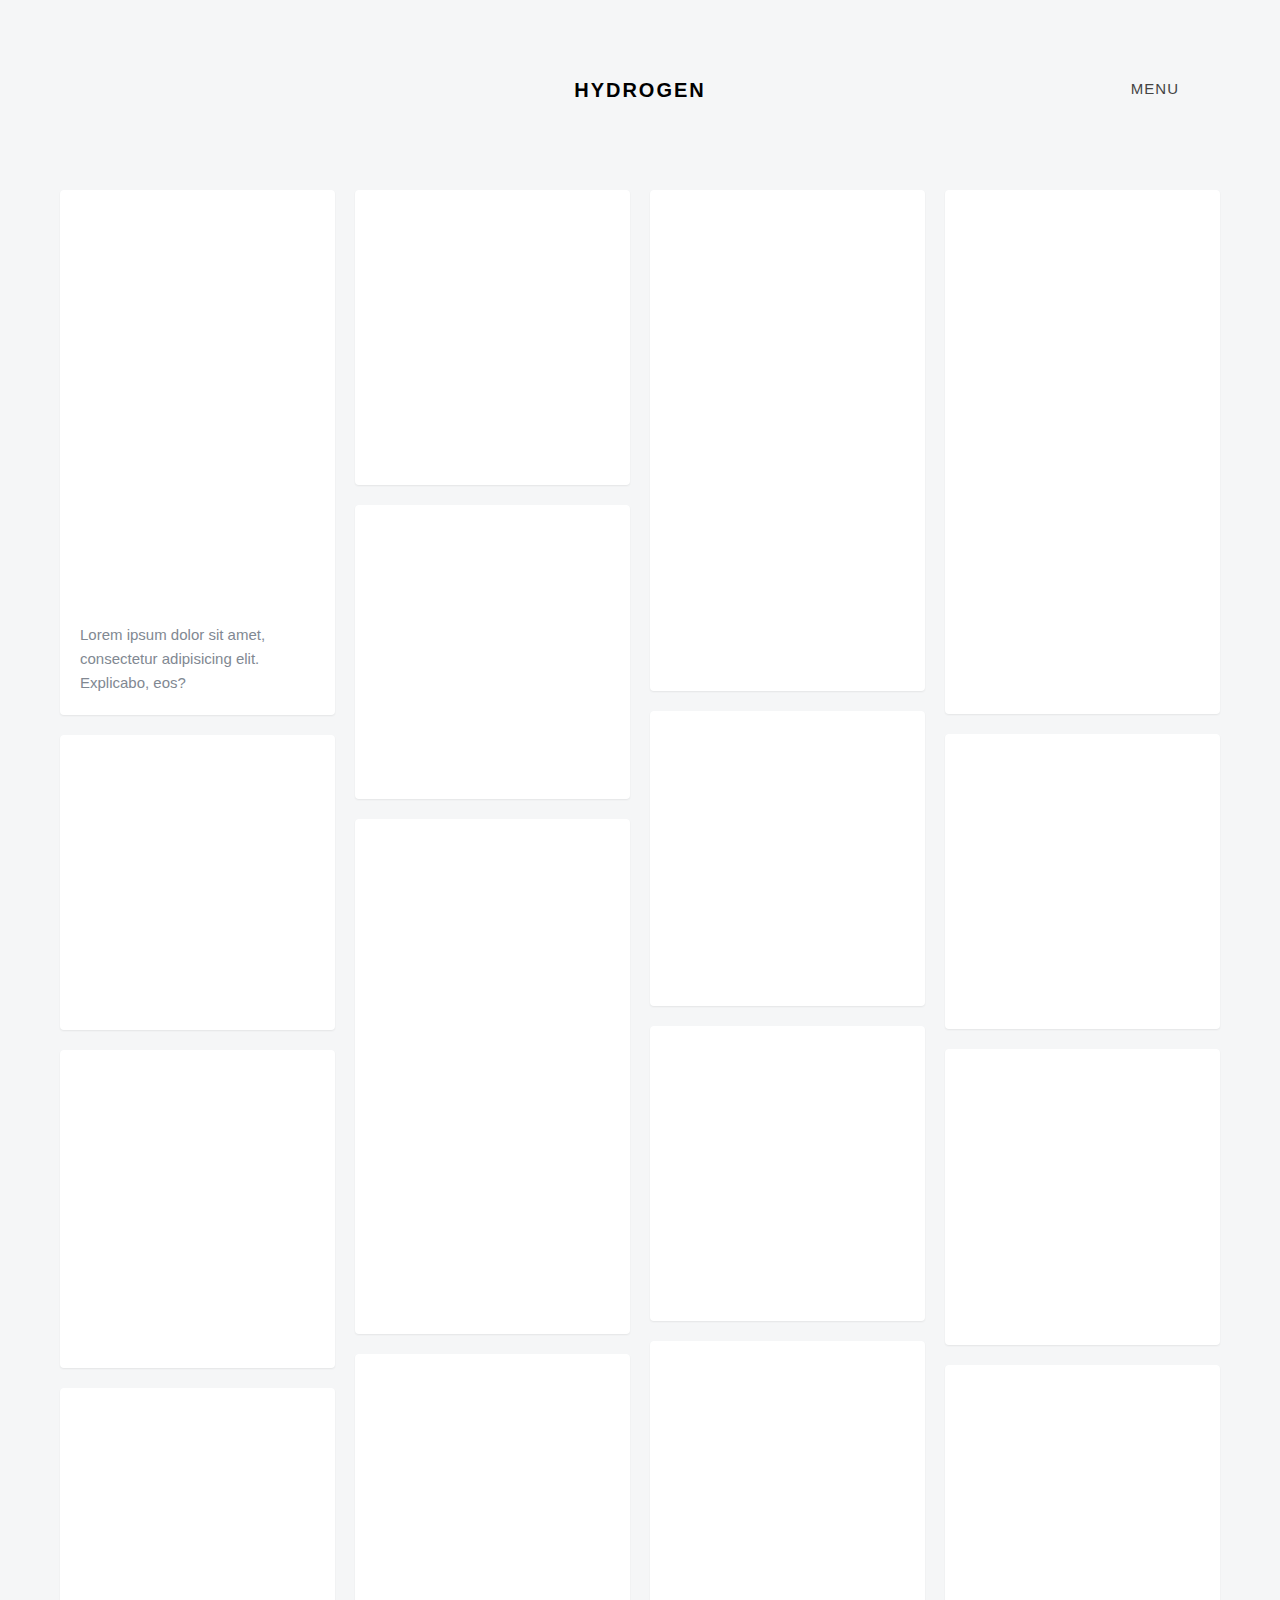
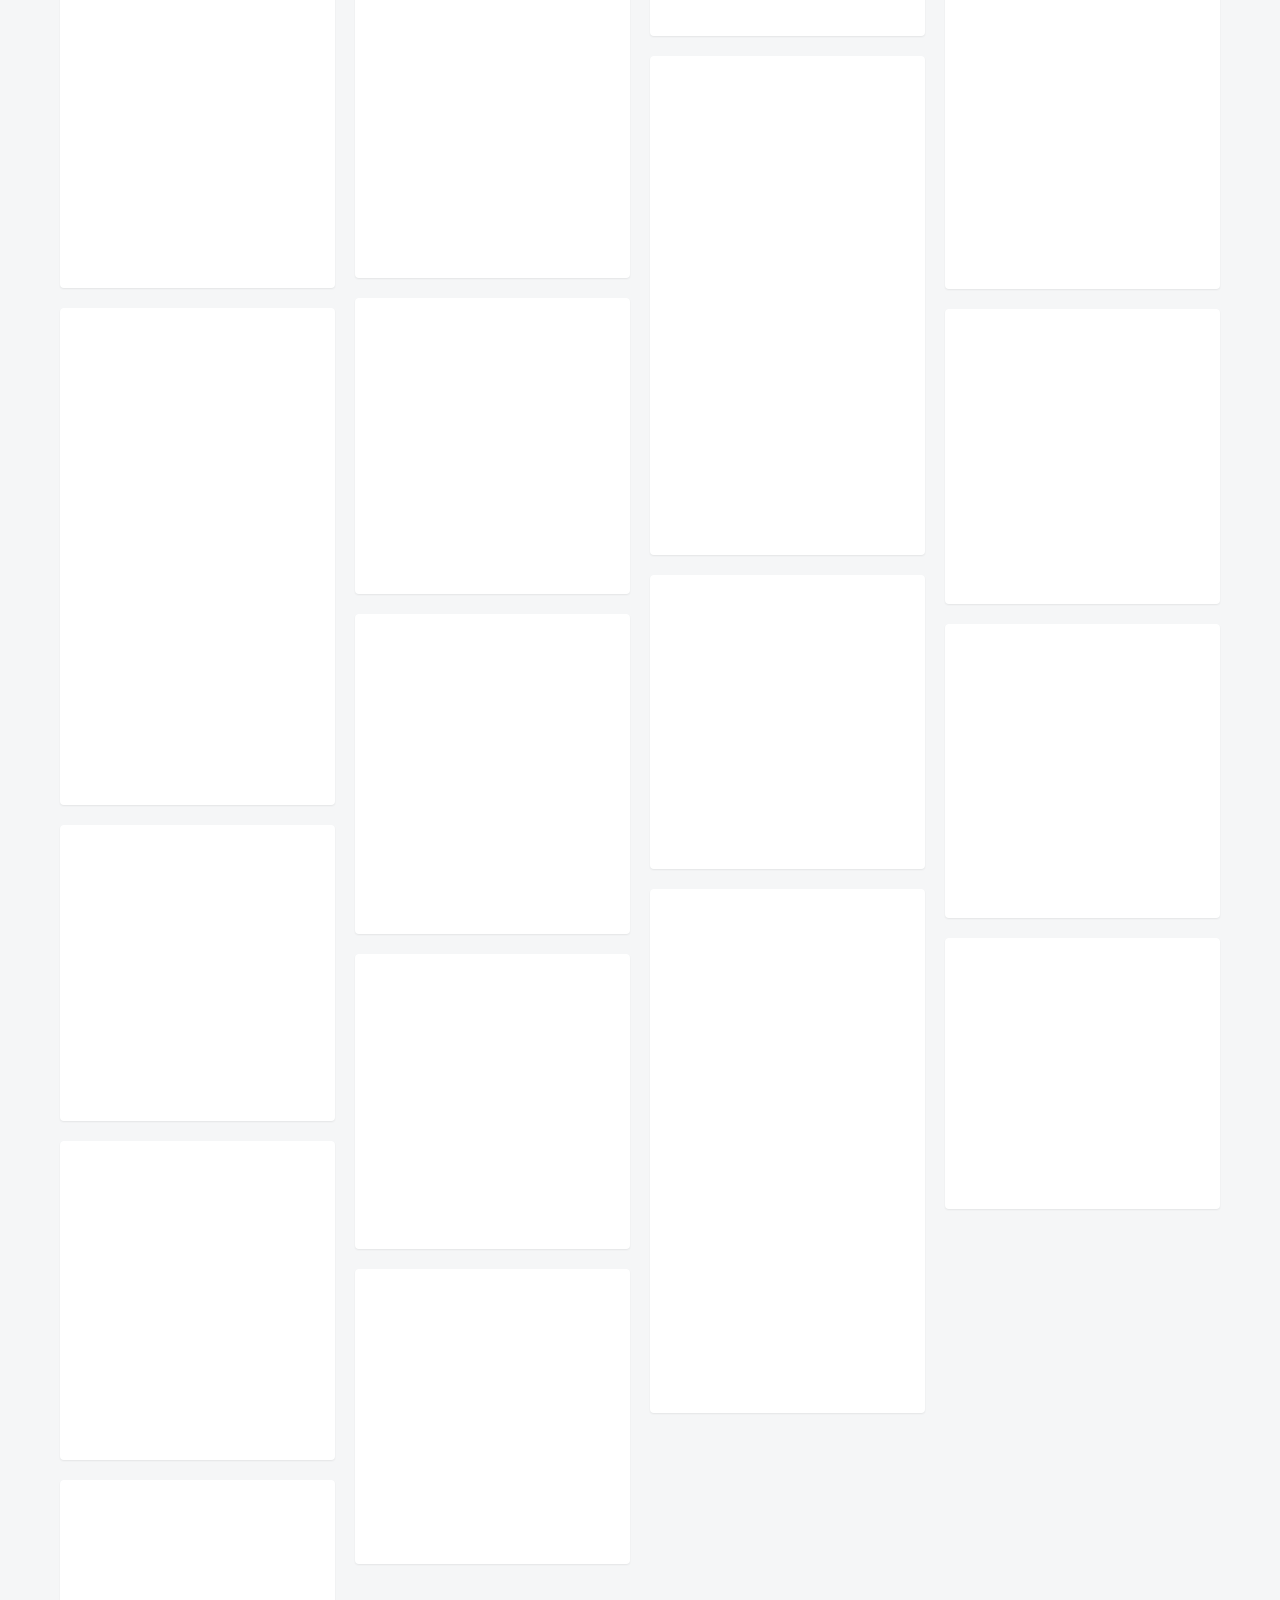
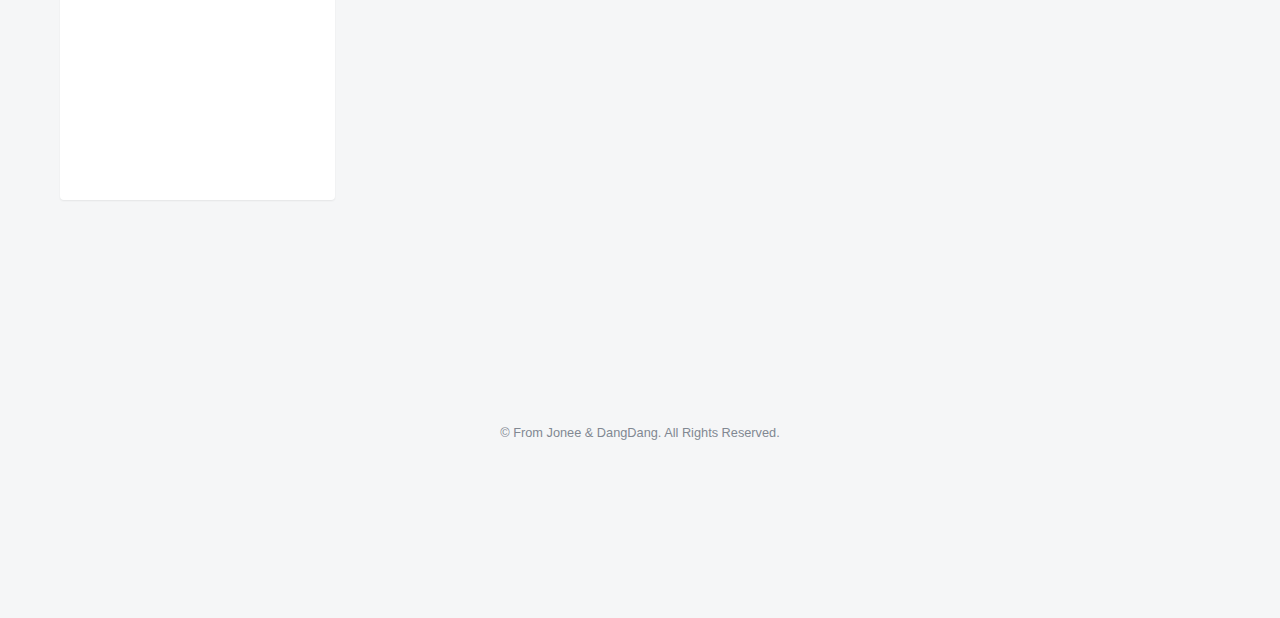
<file: SsmFramework/src/main/webapp/index.html>
<!DOCTYPE html>
<!--[if lt IE 7]>
<html class="no-js lt-ie9 lt-ie8 lt-ie7"> <![endif]-->
<!--[if IE 7]>
<html class="no-js lt-ie9 lt-ie8"> <![endif]-->
<!--[if IE 8]>
<html class="no-js lt-ie9"> <![endif]-->
<!--[if gt IE 8]><!-->
<html class="no-js"> <!--<![endif]-->
<head>
    <meta charset="utf-8">
    <meta http-equiv="X-UA-Compatible" content="IE=edge">
    <title>My Album</title>
    <meta name="viewport" content="width=device-width, initial-scale=1">
    <meta name="description" content="My Album"/>
    <meta name="keywords" content="Album Jonee"/>
    <meta name="author" content="FREEHTML5.CO"/>

    <!-- Facebook and Twitter integration -->
    <meta property="og:title" content=""/>
    <meta property="og:image" content=""/>
    <meta property="og:url" content=""/>
    <meta property="og:site_name" content=""/>
    <meta property="og:description" content=""/>
    <meta name="twitter:title" content=""/>
    <meta name="twitter:image" content=""/>
    <meta name="twitter:url" content=""/>
    <meta name="twitter:card" content=""/>

    <!-- Place favicon.ico and apple-touch-icon.png in the root directory -->
    <link rel="shortcut icon" href="favicon.ico">

    <!-- Google Webfonts -->
    <!--
    <link href='http://fonts.useso.com/css?family=Roboto:400,300,100,500' rel='stylesheet' type='text/css'>
    <link href='http://fonts.useso.com/css?family=Montserrat:400,700' rel='stylesheet' type='text/css'>
    -->
    <!-- Animate.css -->
    <link rel="stylesheet" href="./css/animate.css">
    <!-- Icomoon Icon Fonts-->
    <link rel="stylesheet" href="./css/icomoon.css">
    <!-- Magnific Popup -->
    <link rel="stylesheet" href="./css/magnific-popup.css">
    <!-- Salvattore -->
    <link rel="stylesheet" href="./css/salvattore.css">
    <!-- Theme Style -->
    <link rel="stylesheet" href="./css/style.css">
    <!-- Modernizr JS -->
    <script src="js/modernizr-2.6.2.min.js"></script>
    <!-- FOR IE9 below -->
    <!--[if lt IE 9]>
    <script src="js/respond.min.js"></script>
    <![endif]-->

</head>
<body>

<div id="fh5co-offcanvass">
    <a href="#" class="fh5co-offcanvass-close js-fh5co-offcanvass-close">Menu <i class="icon-cross"></i> </a>
    <h1 class="fh5co-logo"><a class="navbar-brand" href="index.html">Hydrogen</a></h1>
    <ul>
        <li class="active"><a href="index.html">首页</a></li>
        <li><a href="about.html">关于</a></li>
        <li><a href="pricing.html">价格</a></li>
        <li><a href="contact.html">联系</a></li>
    </ul>
    <h3 class="fh5co-lead">联系我们</h3>
    <p class="fh5co-social-icons">
        <a href="#"><i class="icon-twitter"></i></a>
        <a href="#"><i class="icon-facebook"></i></a>
        <a href="#"><i class="icon-instagram"></i></a>
        <a href="#"><i class="icon-dribbble"></i></a>
        <a href="#"><i class="icon-youtube"></i></a>
    </p>
</div>
<header id="fh5co-header" role="banner">
    <div class="container">
        <div class="row">
            <div class="col-md-12">
                <a href="#" class="fh5co-menu-btn js-fh5co-menu-btn">Menu <i class="icon-menu"></i></a>
                <a class="navbar-brand" href="index.html">Hydrogen</a>
            </div>
        </div>
    </div>
</header>
<!-- END .header -->

<div class="copyrights">Collect from <a href="https://www.renyuan-tech.com/">Jonee</a></div>


<div id="fh5co-main">
    <div class="container">

        <div class="row">

            <div id="fh5co-board" data-columns>

                <div class="item">
                    <div class="animate-box">
                        <a href="images/img_1.jpg" class="image-popup fh5co-board-img"
                           title="Lorem ipsum dolor sit amet, consectetur adipisicing elit. Explicabo, eos?"><img
                                src="images/img_1.jpg" alt="Free HTML5 Bootstrap template"></a>
                    </div>
                    <div class="fh5co-desc">Lorem ipsum dolor sit amet, consectetur adipisicing elit. Explicabo, eos?
                    </div>
                </div>
                <div class="item">
                    <div class="animate-box">
                        <a href="images/img_2.jpg" class="image-popup fh5co-board-img"><img src="images/img_2.jpg"
                                                                                            alt="Free HTML5 Bootstrap template"></a>
                        <div class="fh5co-desc">Veniam voluptatum voluptas tempora debitis harum totam vitae hic quos.
                        </div>
                    </div>
                </div>
                <div class="item">
                    <div class="animate-box">
                        <a href="images/img_3.jpg" class="image-popup fh5co-board-img"><img src="images/img_3.jpg"
                                                                                            alt="Free HTML5 Bootstrap template"></a>
                        <div class="fh5co-desc">Optio commodi quod vitae, vel, officiis similique quaerat odit dicta.
                        </div>
                    </div>
                </div>
                <div class="item">
                    <div class="animate-box">
                        <a href="images/img_4.jpg" class="image-popup fh5co-board-img"><img src="images/img_4.jpg"
                                                                                            alt="Free HTML5 Bootstrap template"></a>
                        <div class="fh5co-desc">Dolore itaque deserunt sit, at exercitationem delectus, consequuntur
                            quaerat sapiente.
                        </div>
                    </div>
                </div>
                <div class="item">
                    <div class="animate-box">
                        <a href="images/img_5.jpg" class="image-popup fh5co-board-img"><img src="images/img_5.jpg"
                                                                                            alt="Free HTML5 Bootstrap template"></a>
                        <div class="fh5co-desc">Tempora distinctio inventore, nisi excepturi pariatur tempore sit quasi
                            animi.
                        </div>
                    </div>
                </div>
                <div class="item">
                    <div class="animate-box">
                        <a href="images/img_6.jpg" class="image-popup fh5co-board-img"><img src="images/img_6.jpg"
                                                                                            alt="Free HTML5 Bootstrap template"></a>
                        <div class="fh5co-desc">Sequi, eaque suscipit accusamus. Necessitatibus libero, unde a nesciunt
                            repellendus!
                        </div>
                    </div>
                </div>
                <div class="item">
                    <div class="animate-box">
                        <a href="images/img_7.jpg" class="image-popup fh5co-board-img"><img src="images/img_7.jpg"
                                                                                            alt="Free HTML5 Bootstrap template"></a>
                        <div class="fh5co-desc">Necessitatibus distinctio eos ipsam cum hic temporibus assumenda
                            deleniti, soluta.
                        </div>
                    </div>
                </div>
                <div class="item">
                    <div class="animate-box">
                        <a href="images/img_8.jpg" class="image-popup fh5co-board-img"><img src="images/img_8.jpg"
                                                                                            alt="Free HTML5 Bootstrap template"></a>
                        <div class="fh5co-desc">Debitis voluptatum est error nulla voluptate eum maiores animi quasi?
                        </div>
                    </div>
                </div>
                <div class="item">
                    <div class="animate-box">
                        <a href="images/img_9.jpg" class="image-popup fh5co-board-img"><img src="images/img_9.jpg"
                                                                                            alt="Free HTML5 Bootstrap template"></a>
                        <div class="fh5co-desc">Maxime qui eius quisquam quidem quos unde consectetur accusamus
                            adipisci!
                        </div>
                    </div>
                </div>
                <div class="item">
                    <div class="animate-box">
                        <a href="images/img_21.jpg" class="image-popup fh5co-board-img"><img src="images/img_21.jpg"
                                                                                             alt="Free HTML5 Bootstrap template"></a>
                        <div class="fh5co-desc">Deleniti aliquid, accusantium, consectetur harum eligendi vitae quaerat
                            reiciendis sit?
                        </div>
                    </div>
                </div>
                <div class="item">
                    <div class="animate-box">
                        <a href="images/img_10.jpg" class="image-popup fh5co-board-img"><img src="images/img_10.jpg"
                                                                                             alt="Free HTML5 Bootstrap template"></a>
                        <div class="fh5co-desc">Incidunt, eaque et. Et odio excepturi, eveniet facilis explicabo
                            assumenda.
                        </div>
                    </div>
                </div>
                <div class="item">
                    <div class="animate-box">
                        <a href="images/img_11.jpg" class="image-popup fh5co-board-img"><img src="images/img_11.jpg"
                                                                                             alt="Free HTML5 Bootstrap template"></a>
                        <div class="fh5co-desc">Laborum dolores nihil voluptates quas alias distinctio fugiat tempora
                            sit.
                        </div>
                    </div>
                </div>
                <div class="item">
                    <div class="animate-box">
                        <a href="images/img_12.jpg" class="image-popup fh5co-board-img"><img src="images/img_12.jpg"
                                                                                             alt="Free HTML5 Bootstrap template"></a>
                        <div class="fh5co-desc">Sit, quis nulla amet numquam fugit, in reiciendis laboriosam dolor.
                        </div>
                    </div>
                </div>
                <div class="item">
                    <div class="animate-box">
                        <a href="images/img_13.jpg" class="image-popup fh5co-board-img"><img src="images/img_13.jpg"
                                                                                             alt="Free HTML5 Bootstrap template"></a>
                        <div class="fh5co-desc">Possimus explicabo voluptatem natus nisi similique ipsa repudiandae?
                            Quibusdam, fuga.
                        </div>
                    </div>
                </div>
                <div class="item">
                    <div class="animate-box">
                        <a href="images/img_14.jpg" class="image-popup fh5co-board-img"><img src="images/img_14.jpg"
                                                                                             alt="Free HTML5 Bootstrap template"></a>
                        <div class="fh5co-desc">Magni repellendus iusto mollitia, quibusdam facilis incidunt. Sunt,
                            repellat, voluptatem.
                        </div>
                    </div>
                </div>
                <div class="item">
                    <div class="animate-box">
                        <a href="images/img_15.jpg" class="image-popup fh5co-board-img"><img src="images/img_15.jpg"
                                                                                             alt="Free HTML5 Bootstrap template"></a>
                        <div class="fh5co-desc">Unde iure rerum cupiditate explicabo quam aut vel earum numquam.</div>
                    </div>
                </div>
                <div class="item">
                    <div class="animate-box">
                        <a href="images/img_16.jpg" class="image-popup fh5co-board-img"><img src="images/img_16.jpg"
                                                                                             alt="Free HTML5 Bootstrap template"></a>
                        <div class="fh5co-desc">Qui nisi error dolorum dolor delectus, alias doloremque perspiciatis
                            nemo.
                        </div>
                    </div>
                </div>
                <div class="item">
                    <div class="animate-box">
                        <a href="images/img_18.jpg" class="image-popup fh5co-board-img"><img src="images/img_18.jpg"
                                                                                             alt="Free HTML5 Bootstrap template"></a>
                        <div class="fh5co-desc">Neque porro vero cumque natus nam voluptatibus, ratione, commodi
                            labore.
                        </div>
                    </div>
                </div>
                <div class="item">
                    <div class="animate-box">
                        <a href="images/img_17.jpg" class="image-popup fh5co-board-img"><img src="images/img_17.jpg"
                                                                                             alt="Free HTML5 Bootstrap template"></a>
                        <div class="fh5co-desc">Quisquam quia totam, sit ea maxime sint sed excepturi quod.</div>
                    </div>
                </div>
                <div class="item">
                    <div class="animate-box">
                        <a href="images/img_19.jpg" class="image-popup fh5co-board-img"><img src="images/img_19.jpg"
                                                                                             alt="Free HTML5 Bootstrap template"></a>
                        <div class="fh5co-desc">Nesciunt non iste ex nemo sapiente eum, provident nam corporis.</div>
                    </div>
                </div>
                <div class="item">
                    <div class="animate-box">
                        <a href="images/img_20.jpg" class="image-popup fh5co-board-img"><img src="images/img_20.jpg"
                                                                                             alt="Free HTML5 Bootstrap template"></a>
                        <div class="fh5co-desc">Harum repellat labore est cum ipsa, nesciunt neque mollitia adipisci?
                        </div>
                    </div>
                </div>

                <div class="item">
                    <div class="animate-box">
                        <a href="images/img_22.jpg" class="image-popup fh5co-board-img"><img src="images/img_22.jpg"
                                                                                             alt="Free HTML5 Bootstrap template"></a>
                        <div class="fh5co-desc">Quos repellendus repudiandae debitis reprehenderit cupiditate cumque
                            accusamus exercitationem, harum.
                        </div>
                    </div>
                </div>
                <div class="item">
                    <div class="animate-box">
                        <a href="images/img_23.jpg" class="image-popup fh5co-board-img"><img src="images/img_23.jpg"
                                                                                             alt="Free HTML5 Bootstrap template"></a>
                        <div class="fh5co-desc">Sunt numquam itaque delectus, dignissimos dolorem obcaecati vel, atque
                            eos.
                        </div>
                    </div>
                </div>
                <div class="item">
                    <div class="animate-box">
                        <a href="images/img_24.jpg" class="image-popup fh5co-board-img"><img src="images/img_24.jpg"
                                                                                             alt="Free HTML5 Bootstrap template"></a>
                        <div class="fh5co-desc">Adipisci consequuntur ipsa fugit perspiciatis eligendi. Omnis
                            blanditiis, totam placeat.
                        </div>
                    </div>
                </div>
                <div class="item">
                    <div class="animate-box">
                        <a href="images/img_25.jpg" class="image-popup fh5co-board-img"><img src="images/img_25.jpg"
                                                                                             alt="Free HTML5 Bootstrap template"></a>
                        <div class="fh5co-desc">Quos repellendus repudiandae debitis reprehenderit cupiditate cumque
                            accusamus exercitationem, harum.
                        </div>
                    </div>
                </div>
                <div class="item">
                    <div class="animate-box">
                        <a href="images/img_26.jpg" class="image-popup fh5co-board-img"><img src="images/img_26.jpg"
                                                                                             alt="Free HTML5 Bootstrap template"></a>
                        <div class="fh5co-desc">Sunt numquam itaque delectus, dignissimos dolorem obcaecati vel, atque
                            eos.
                        </div>
                    </div>
                </div>
                <div class="item">
                    <div class="animate-box">
                        <a href="images/img_27.jpg" class="image-popup fh5co-board-img"><img src="images/img_27.jpg"
                                                                                             alt="Free HTML5 Bootstrap template"></a>
                        <div class="fh5co-desc">Adipisci consequuntur ipsa fugit perspiciatis eligendi. Omnis
                            blanditiis, totam placeat.
                        </div>
                    </div>
                </div>
                <div class="item">
                    <div class="animate-box">
                        <a href="images/img_28.jpg" class="image-popup fh5co-board-img"><img src="images/img_28.jpg"
                                                                                             alt="Free HTML5 Bootstrap template"></a>
                        <div class="fh5co-desc">Adipisci consequuntur ipsa fugit perspiciatis eligendi. Omnis
                            blanditiis, totam placeat.
                        </div>
                    </div>
                </div>
                <div class="item">
                    <div class="animate-box">
                        <a href="images/img_29.jpg" class="image-popup fh5co-board-img"><img src="images/img_29.jpg"
                                                                                             alt="Free HTML5 Bootstrap template"></a>
                        <div class="fh5co-desc">Adipisci consequuntur ipsa fugit perspiciatis eligendi. Omnis
                            blanditiis, totam placeat.
                        </div>
                    </div>
                </div>
                <div class="item">
                    <div class="animate-box">
                        <a href="images/img_30.jpg" class="image-popup fh5co-board-img"><img src="images/img_30.jpg"
                                                                                             alt="Free HTML5 Bootstrap template"></a>
                        <div class="fh5co-desc">Adipisci consequuntur ipsa fugit perspiciatis eligendi. Omnis
                            blanditiis, totam placeat.
                        </div>
                    </div>
                </div>
            </div>
        </div>
    </div>
</div>

<footer id="fh5co-footer">

    <div class="container">
        <div class="row row-padded">
            <div class="col-md-12 text-center">
                <p class="fh5co-social-icons">
                    <a href="#"><i class="icon-twitter"></i></a>
                    <a href="#"><i class="icon-facebook"></i></a>
                    <a href="#"><i class="icon-instagram"></i></a>
                    <a href="#"><i class="icon-dribbble"></i></a>
                    <a href="#"><i class="icon-youtube"></i></a>
                </p>
                <p>
                    <small>&copy; From Jonee & DangDang. All Rights Reserved. </small>
                </p>
            </div>
        </div>
    </div>
</footer>


<!-- jQuery -->
<script src="js/jquery.min.js"></script>
<!-- jQuery Easing -->
<script src="js/jquery.easing.1.3.js"></script>
<!-- Bootstrap -->
<script src="js/bootstrap.min.js"></script>
<!-- Waypoints -->
<script src="js/jquery.waypoints.min.js"></script>
<!-- Magnific Popup -->
<script src="js/jquery.magnific-popup.min.js"></script>
<!-- Salvattore -->
<script src="js/salvattore.min.js"></script>
<!-- Main JS -->
<script src="js/main.js"></script>


</body>
</html>
</file>
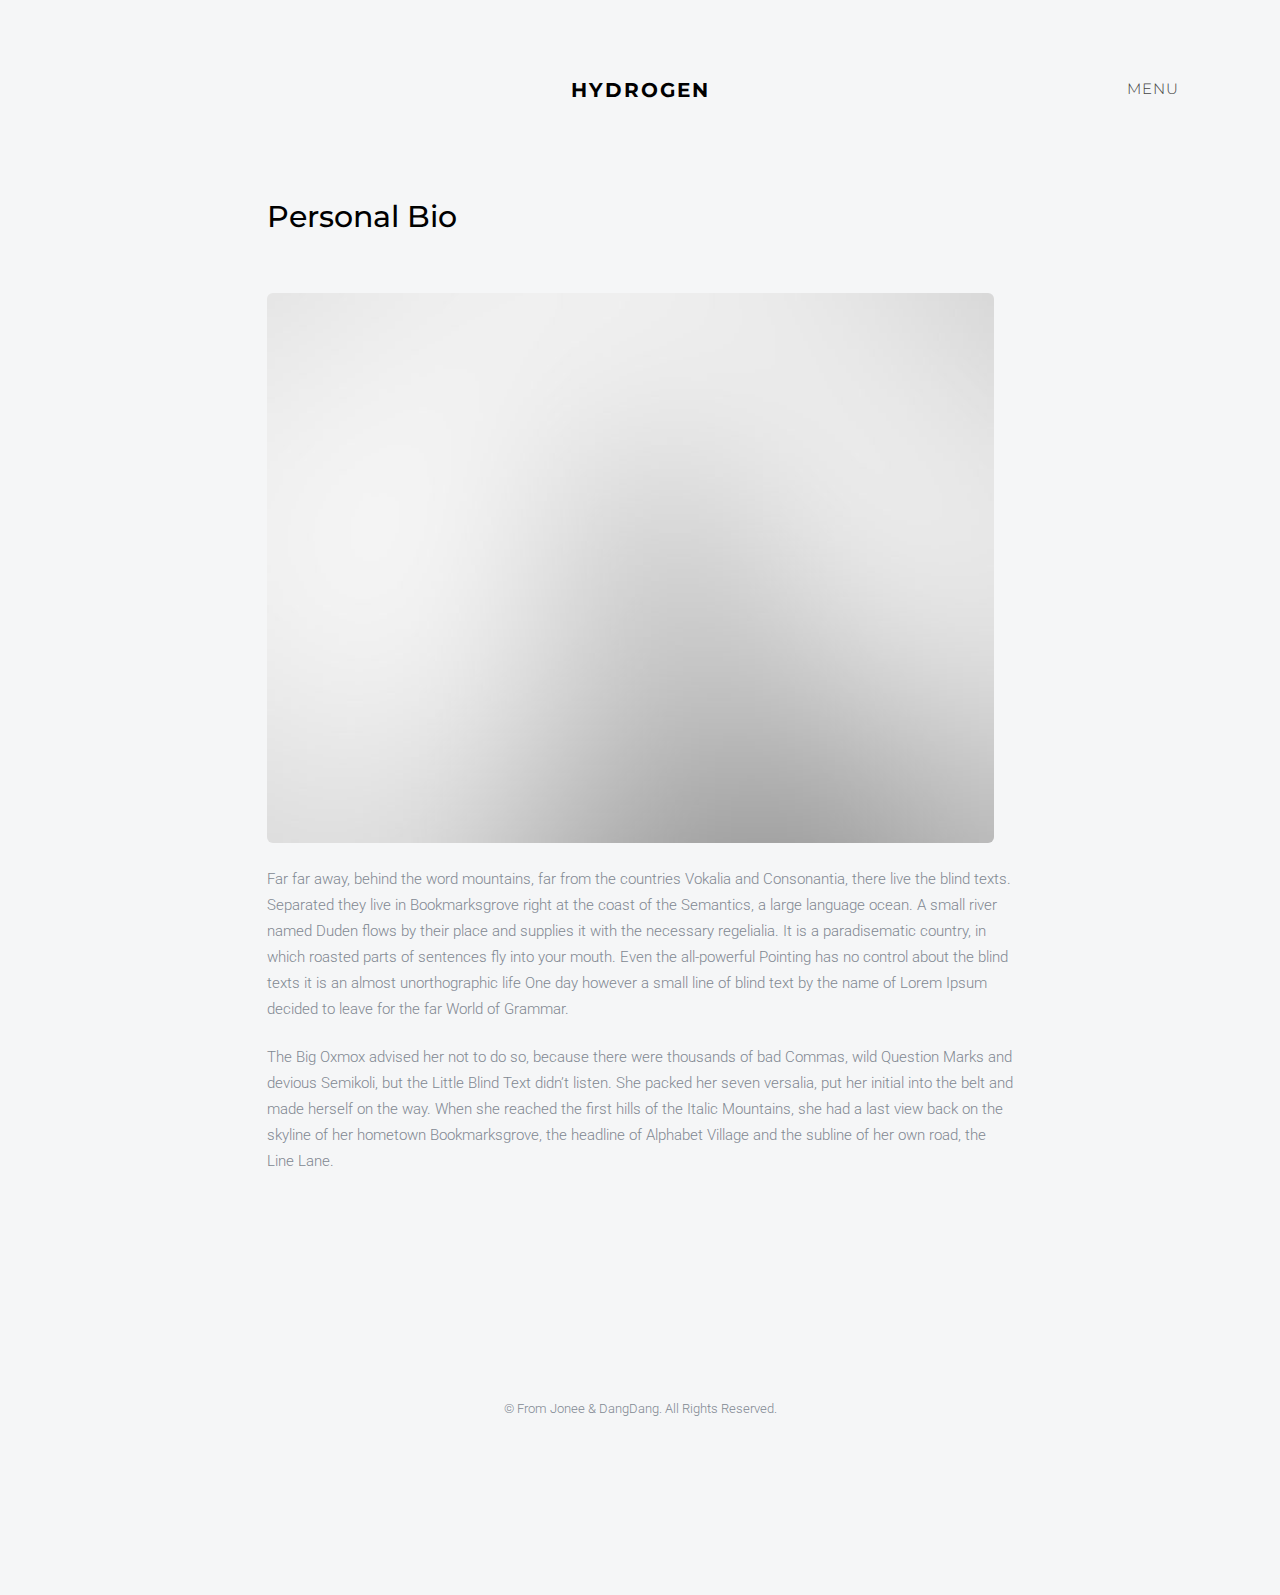
<file: SsmFramework/src/main/webapp/about.html>
<!DOCTYPE html>
<!--[if lt IE 7]>
<html class="no-js lt-ie9 lt-ie8 lt-ie7"> <![endif]-->
<!--[if IE 7]>
<html class="no-js lt-ie9 lt-ie8"> <![endif]-->
<!--[if IE 8]>
<html class="no-js lt-ie9"> <![endif]-->
<!--[if gt IE 8]><!-->
<html class="no-js"> <!--<![endif]-->
<head>
    <meta charset="utf-8">
    <meta http-equiv="X-UA-Compatible" content="IE=edge">
    <title>My Album</title>
    <meta name="viewport" content="width=device-width, initial-scale=1">
    <meta name="description" content="My Album"/>
    <meta name="keywords" content="Album Jonee"/>
    <meta name="author" content="FREEHTML5.CO"/>

    <!-- Facebook and Twitter integration -->
    <meta property="og:title" content=""/>
    <meta property="og:image" content=""/>
    <meta property="og:url" content=""/>
    <meta property="og:site_name" content=""/>
    <meta property="og:description" content=""/>
    <meta name="twitter:title" content=""/>
    <meta name="twitter:image" content=""/>
    <meta name="twitter:url" content=""/>
    <meta name="twitter:card" content=""/>

    <!-- Place favicon.ico and apple-touch-icon.png in the root directory -->
    <link rel="shortcut icon" href="favicon.ico">

    <!-- Google Webfonts -->
    <link href='http://fonts.useso.com/css?family=Roboto:400,300,100,500' rel='stylesheet' type='text/css'>
    <link href='http://fonts.useso.com/css?family=Montserrat:400,700' rel='stylesheet' type='text/css'>

    <!-- Animate.css -->
    <link rel="stylesheet" href="css/animate.css">
    <!-- Icomoon Icon Fonts-->
    <link rel="stylesheet" href="css/icomoon.css">
    <!-- Magnific Popup -->
    <link rel="stylesheet" href="css/magnific-popup.css">
    <!-- Salvattore -->
    <link rel="stylesheet" href="css/salvattore.css">
    <!-- Theme Style -->
    <link rel="stylesheet" href="css/style.css">
    <!-- Modernizr JS -->
    <script src="js/modernizr-2.6.2.min.js"></script>
    <!-- FOR IE9 below -->
    <!--[if lt IE 9]>
    <script src="js/respond.min.js"></script>
    <![endif]-->

</head>
<body>

<div id="fh5co-offcanvass">
    <a href="#" class="fh5co-offcanvass-close js-fh5co-offcanvass-close">Menu <i class="icon-cross"></i> </a>
    <h1 class="fh5co-logo"><a class="navbar-brand" href="index.html">Hydrogen</a></h1>
    <ul>
        <li><a href="index.html">Home</a></li>
        <li class="active"><a href="about.html">About</a></li>
        <li><a href="pricing.html">Pricing</a></li>
        <li><a href="contact.html">Contact</a></li>
    </ul>
    <h3 class="fh5co-lead">Connect with us</h3>
    <p class="fh5co-social-icons">
        <a href="#"><i class="icon-twitter"></i></a>
        <a href="#"><i class="icon-facebook"></i></a>
        <a href="#"><i class="icon-instagram"></i></a>
        <a href="#"><i class="icon-dribbble"></i></a>
        <a href="#"><i class="icon-youtube"></i></a>
    </p>
</div>
<header id="fh5co-header" role="banner">
    <div class="container">
        <div class="row">
            <div class="col-md-12">
                <a href="#" class="fh5co-menu-btn js-fh5co-menu-btn">Menu <i class="icon-menu"></i></a>
                <a class="navbar-brand" href="index.html">Hydrogen</a>
            </div>
        </div>
    </div>
</header>
<!-- END .header -->


<div id="fh5co-main">
    <div class="container">
        <div class="row">
            <div class="col-md-8 col-md-offset-2">
                <h2>Personal Bio</h2>
                <div class="fh5co-spacer fh5co-spacer-sm"></div>
                <p>
                    <img src="images/img_29_large.jpg" alt="Free HTML5 template by FREEHTML5.co"
                         class="img-rounded img-responsive"></p>

                <p>Far far away, behind the word mountains, far from the countries Vokalia and Consonantia, there live
                    the blind texts. Separated they live in Bookmarksgrove right at the coast of the Semantics, a large
                    language ocean. A small river named Duden flows by their place and supplies it with the necessary
                    regelialia. It is a paradisematic country, in which roasted parts of sentences fly into your mouth.
                    Even the all-powerful Pointing has no control about the blind texts it is an almost unorthographic
                    life One day however a small line of blind text by the name of Lorem Ipsum decided to leave for the
                    far World of Grammar.</p>

                <p> The Big Oxmox advised her not to do so, because there were thousands of bad Commas, wild Question
                    Marks and devious Semikoli, but the Little Blind Text didn’t listen. She packed her seven versalia,
                    put her initial into the belt and made herself on the way. When she reached the first hills of the
                    Italic Mountains, she had a last view back on the skyline of her hometown Bookmarksgrove, the
                    headline of Alphabet Village and the subline of her own road, the Line Lane. </p>


            </div>


        </div>
    </div>
</div>

<footer id="fh5co-footer">

    <div class="container">
        <div class="row row-padded">
            <div class="col-md-12 text-center">
                <p class="fh5co-social-icons">
                    <a href="#"><i class="icon-twitter"></i></a>
                    <a href="#"><i class="icon-facebook"></i></a>
                    <a href="#"><i class="icon-instagram"></i></a>
                    <a href="#"><i class="icon-dribbble"></i></a>
                    <a href="#"><i class="icon-youtube"></i></a>
                </p>
                <p>
                    <small>&copy; From Jonee & DangDang. All Rights Reserved. </small>
                </p>
            </div>
        </div>
    </div>
</footer>


<!-- jQuery -->
<script src="js/jquery.min.js"></script>
<!-- jQuery Easing -->
<script src="js/jquery.easing.1.3.js"></script>
<!-- Bootstrap -->
<script src="js/bootstrap.min.js"></script>
<!-- Waypoints -->
<script src="js/jquery.waypoints.min.js"></script>
<!-- Magnific Popup -->
<script src="js/jquery.magnific-popup.min.js"></script>
<!-- Salvattore -->
<script src="js/salvattore.min.js"></script>
<!-- Main JS -->
<script src="js/main.js"></script>


</body>
</html>
</file>
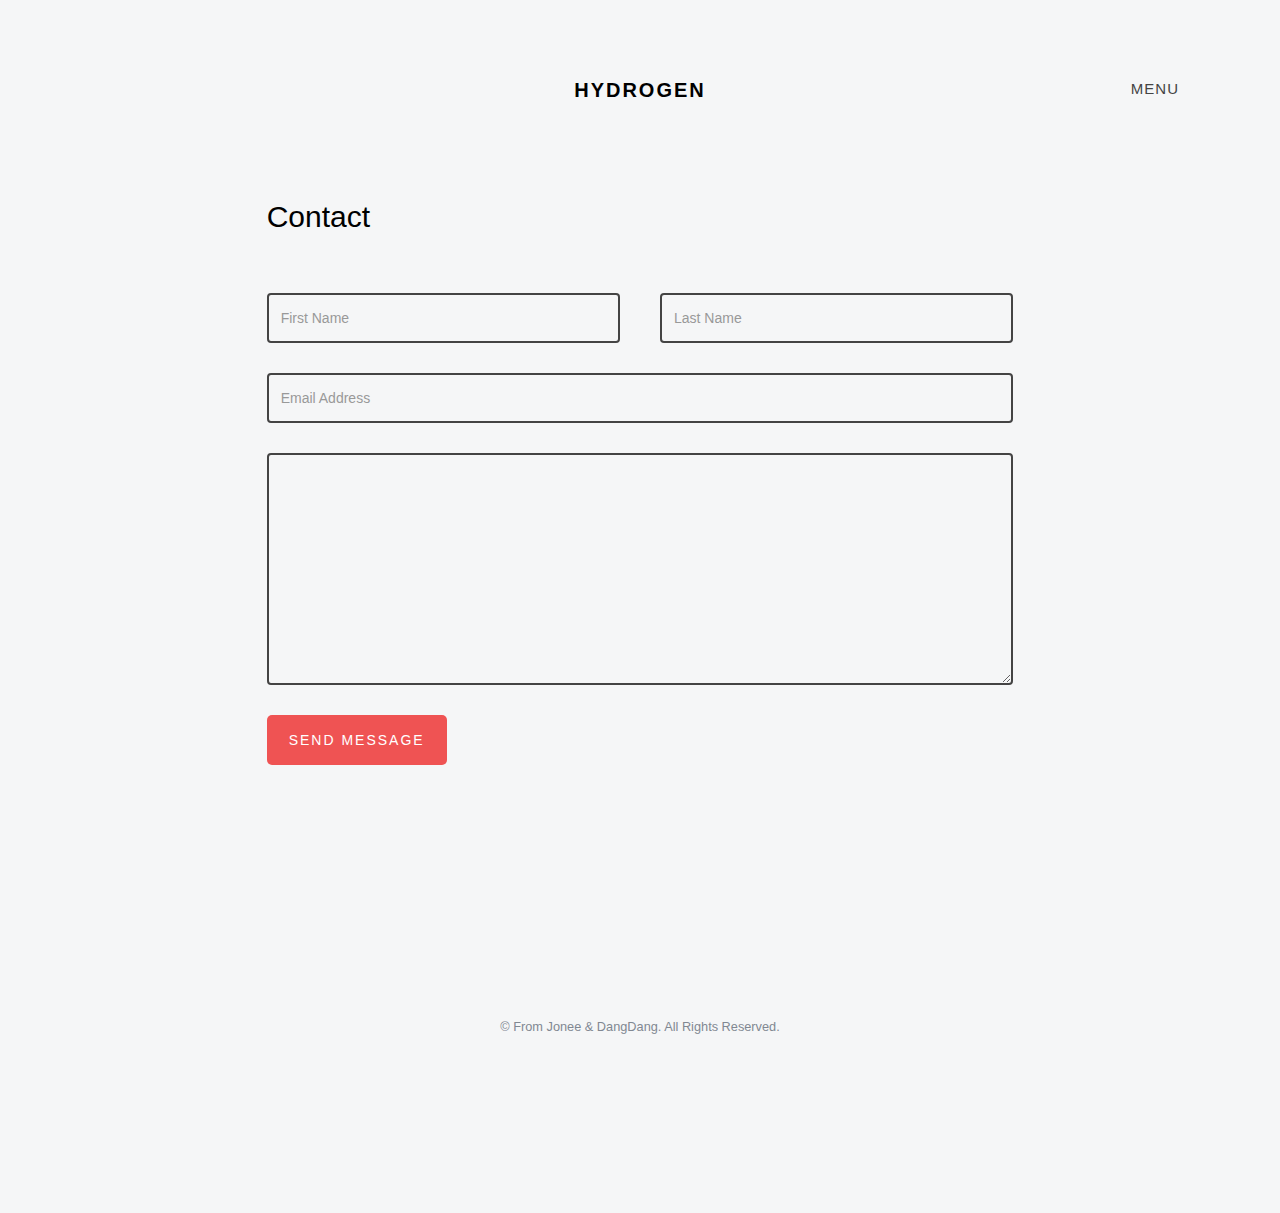
<file: SsmFramework/src/main/webapp/contact.html>
<!DOCTYPE html>
<!--[if lt IE 7]>
<html class="no-js lt-ie9 lt-ie8 lt-ie7"> <![endif]-->
<!--[if IE 7]>
<html class="no-js lt-ie9 lt-ie8"> <![endif]-->
<!--[if IE 8]>
<html class="no-js lt-ie9"> <![endif]-->
<!--[if gt IE 8]><!-->
<html class="no-js"> <!--<![endif]-->
<head>
    <meta charset="utf-8">
    <meta http-equiv="X-UA-Compatible" content="IE=edge">
    <title>My Album</title>
    <meta name="viewport" content="width=device-width, initial-scale=1">
    <meta name="description" content="My Album"/>
    <meta name="keywords" content="Album Jonee"/>
    <meta name="author" content="FREEHTML5.CO"/>

    <!-- Facebook and Twitter integration -->
    <meta property="og:title" content=""/>
    <meta property="og:image" content=""/>
    <meta property="og:url" content=""/>
    <meta property="og:site_name" content=""/>
    <meta property="og:description" content=""/>
    <meta name="twitter:title" content=""/>
    <meta name="twitter:image" content=""/>
    <meta name="twitter:url" content=""/>
    <meta name="twitter:card" content=""/>

    <!-- Place favicon.ico and apple-touch-icon.png in the root directory -->
    <link rel="shortcut icon" href="favicon.ico">

    <!-- Google Webfonts --><!--
	<link href='http://fonts.useso.com/css?family=Roboto:400,300,100,500' rel='stylesheet' type='text/css'>
	<link href='http://fonts.useso.com/css?family=Montserrat:400,700' rel='stylesheet' type='text/css'>
	-->
    <!-- Animate.css -->
    <link rel="stylesheet" href="css/animate.css">
    <!-- Icomoon Icon Fonts-->
    <link rel="stylesheet" href="css/icomoon.css">
    <!-- Magnific Popup -->
    <link rel="stylesheet" href="css/magnific-popup.css">
    <!-- Salvattore -->
    <link rel="stylesheet" href="css/salvattore.css">
    <!-- Theme Style -->
    <link rel="stylesheet" href="css/style.css">
    <!-- Modernizr JS -->
    <script src="js/modernizr-2.6.2.min.js"></script>
    <!-- FOR IE9 below -->
    <!--[if lt IE 9]>
    <script src="js/respond.min.js"></script>
    <![endif]-->

</head>
<body>

<div id="fh5co-offcanvass">
    <a href="#" class="fh5co-offcanvass-close js-fh5co-offcanvass-close">Menu <i class="icon-cross"></i> </a>
    <h1 class="fh5co-logo"><a class="navbar-brand" href="index.html">Hydrogen</a></h1>
    <ul>
        <li><a href="index.html">Home</a></li>
        <li><a href="about.html">About</a></li>
        <li><a href="pricing.html">Pricing</a></li>
        <li class="active"><a href="contact.html">Contact</a></li>
    </ul>
    <h3 class="fh5co-lead">Connect with us</h3>
    <p class="fh5co-social-icons">
        <a href="#"><i class="icon-twitter"></i></a>
        <a href="#"><i class="icon-facebook"></i></a>
        <a href="#"><i class="icon-instagram"></i></a>
        <a href="#"><i class="icon-dribbble"></i></a>
        <a href="#"><i class="icon-youtube"></i></a>
    </p>
</div>
<header id="fh5co-header" role="banner">
    <div class="container">
        <div class="row">
            <div class="col-md-12">
                <a href="#" class="fh5co-menu-btn js-fh5co-menu-btn">Menu <i class="icon-menu"></i></a>
                <a class="navbar-brand" href="index.html">Hydrogen</a>
            </div>
        </div>
    </div>
</header>
<!-- END .header -->


<div id="fh5co-main">
    <div class="container">
        <div class="row">
            <div class="col-md-8 col-md-offset-2">
                <h2>Contact</h2>
                <div class="fh5co-spacer fh5co-spacer-sm"></div>
                <form action="#">
                    <div class="row">
                        <div class="col-md-6">
                            <div class="form-group">
                                <input type="text" class="form-control" placeholder="First Name">
                            </div>
                        </div>
                        <div class="col-md-6">
                            <div class="form-group">
                                <input type="text" class="form-control" placeholder="Last Name">
                            </div>
                        </div>
                        <div class="col-md-12">
                            <div class="form-group">
                                <input type="email" class="form-control" placeholder="Email Address">
                            </div>
                            <div class="form-group">
                                <textarea name="message" id="message" cols="30" class="form-control"
                                          rows="10"></textarea>
                            </div>
                            <div class="form-group">
                                <input type="submit" class="btn btn-primary" value="Send Message">
                            </div>
                        </div>
                    </div>
                </form>

            </div>

        </div>
    </div>
</div>

<footer id="fh5co-footer">

    <div class="container">
        <div class="row row-padded">
            <div class="col-md-12 text-center">
                <p class="fh5co-social-icons">
                    <a href="#"><i class="icon-twitter"></i></a>
                    <a href="#"><i class="icon-facebook"></i></a>
                    <a href="#"><i class="icon-instagram"></i></a>
                    <a href="#"><i class="icon-dribbble"></i></a>
                    <a href="#"><i class="icon-youtube"></i></a>
                </p>
                <p>
                    <small>&copy; From Jonee & DangDang. All Rights Reserved. </small>
                </p>
            </div>
        </div>
    </div>
</footer>


<!-- jQuery -->
<script src="js/jquery.min.js"></script>
<!-- jQuery Easing -->
<script src="js/jquery.easing.1.3.js"></script>
<!-- Bootstrap -->
<script src="js/bootstrap.min.js"></script>
<!-- Waypoints -->
<script src="js/jquery.waypoints.min.js"></script>
<!-- Magnific Popup -->
<script src="js/jquery.magnific-popup.min.js"></script>
<!-- Salvattore -->
<script src="js/salvattore.min.js"></script>
<!-- Main JS -->
<script src="js/main.js"></script>


</body>
</html>
</file>
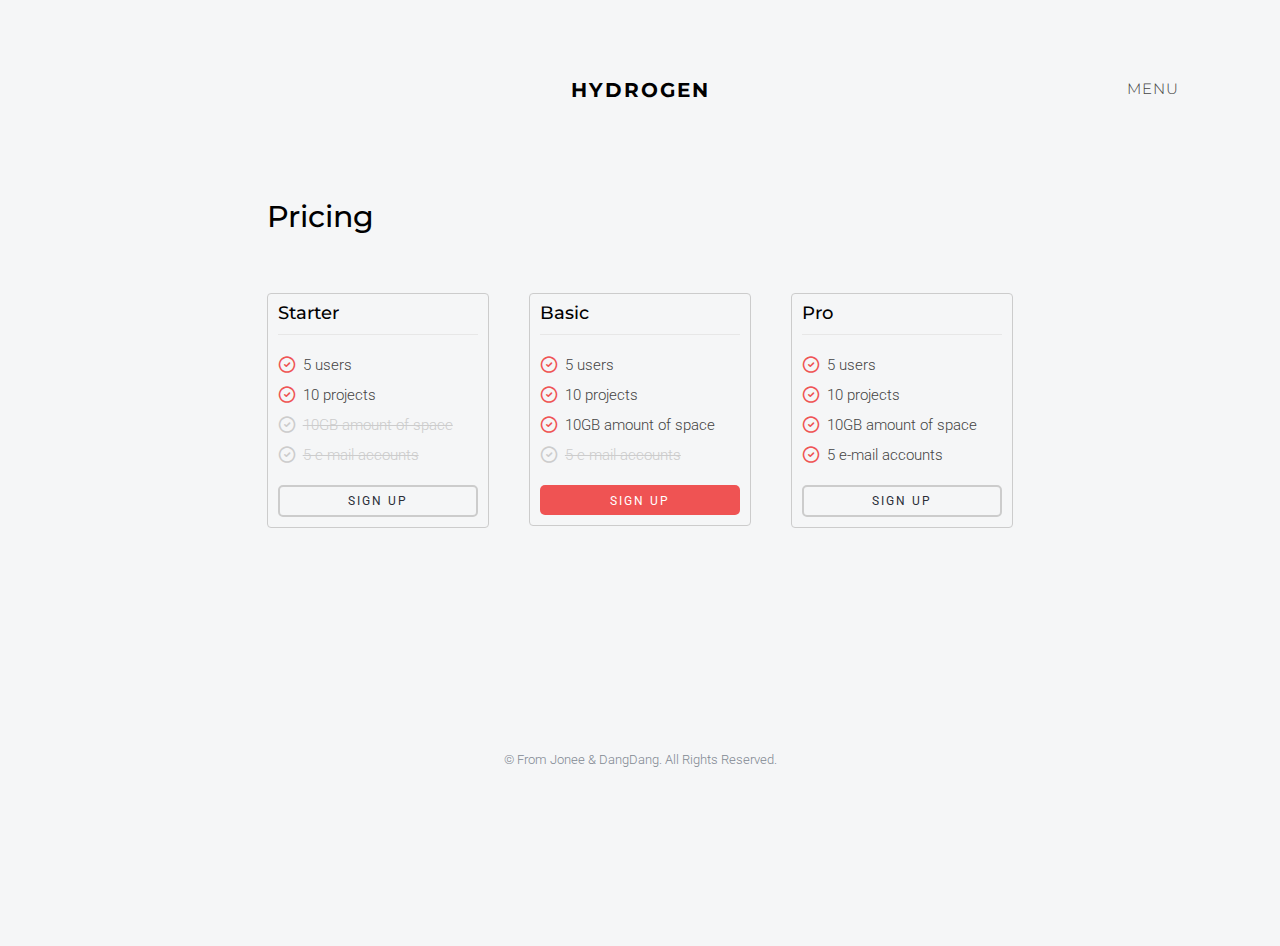
<file: SsmFramework/src/main/webapp/pricing.html>
<!DOCTYPE html>
<!--[if lt IE 7]>
<html class="no-js lt-ie9 lt-ie8 lt-ie7"> <![endif]-->
<!--[if IE 7]>
<html class="no-js lt-ie9 lt-ie8"> <![endif]-->
<!--[if IE 8]>
<html class="no-js lt-ie9"> <![endif]-->
<!--[if gt IE 8]><!-->
<html class="no-js"> <!--<![endif]-->
<head>
    <meta charset="utf-8">
    <meta http-equiv="X-UA-Compatible" content="IE=edge">
    <title>My Album</title>
    <meta name="viewport" content="width=device-width, initial-scale=1">
    <meta name="description" content="My Album"/>
    <meta name="keywords" content="Album Jonee"/>
    <meta name="author" content="FREEHTML5.CO"/>

    <!-- Facebook and Twitter integration -->
    <meta property="og:title" content=""/>
    <meta property="og:image" content=""/>
    <meta property="og:url" content=""/>
    <meta property="og:site_name" content=""/>
    <meta property="og:description" content=""/>
    <meta name="twitter:title" content=""/>
    <meta name="twitter:image" content=""/>
    <meta name="twitter:url" content=""/>
    <meta name="twitter:card" content=""/>

    <!-- Place favicon.ico and apple-touch-icon.png in the root directory -->
    <link rel="shortcut icon" href="favicon.ico">

    <!-- Google Webfonts -->
    <link href='http://fonts.useso.com/css?family=Roboto:400,300,100,500' rel='stylesheet' type='text/css'>
    <link href='http://fonts.useso.com/css?family=Montserrat:400,700' rel='stylesheet' type='text/css'>

    <!-- Animate.css -->
    <link rel="stylesheet" href="css/animate.css">
    <!-- Icomoon Icon Fonts-->
    <link rel="stylesheet" href="css/icomoon.css">
    <!-- Magnific Popup -->
    <link rel="stylesheet" href="css/magnific-popup.css">
    <!-- Salvattore -->
    <link rel="stylesheet" href="css/salvattore.css">
    <!-- Theme Style -->
    <link rel="stylesheet" href="css/style.css">
    <!-- Modernizr JS -->
    <script src="js/modernizr-2.6.2.min.js"></script>
    <!-- FOR IE9 below -->
    <!--[if lt IE 9]>
    <script src="js/respond.min.js"></script>
    <![endif]-->

</head>
<body>

<div id="fh5co-offcanvass">
    <a href="#" class="fh5co-offcanvass-close js-fh5co-offcanvass-close">Menu <i class="icon-cross"></i> </a>
    <h1 class="fh5co-logo"><a class="navbar-brand" href="index.html">Hydrogen</a></h1>
    <ul>
        <li><a href="index.html">Home</a></li>
        <li><a href="about.html">About</a></li>
        <li class="active"><a href="pricing.html">Pricing</a></li>
        <li><a href="contact.html">Contact</a></li>
    </ul>
    <h3 class="fh5co-lead">Connect with us</h3>
    <p class="fh5co-social-icons">
        <a href="#"><i class="icon-twitter"></i></a>
        <a href="#"><i class="icon-facebook"></i></a>
        <a href="#"><i class="icon-instagram"></i></a>
        <a href="#"><i class="icon-dribbble"></i></a>
        <a href="#"><i class="icon-youtube"></i></a>
    </p>
</div>
<header id="fh5co-header" role="banner">
    <div class="container">
        <div class="row">
            <div class="col-md-12">
                <a href="#" class="fh5co-menu-btn js-fh5co-menu-btn">Menu <i class="icon-menu"></i></a>
                <a class="navbar-brand" href="index.html">Hydrogen</a>
            </div>
        </div>
    </div>
</header>
<!-- END .header -->


<div id="fh5co-main">
    <div class="container">
        <div class="row">
            <div class="col-md-8 col-md-offset-2">
                <h2>Pricing</h2>
                <div class="fh5co-spacer fh5co-spacer-sm"></div>
                <div class="row">
                    <div class="col-md-4">
                        <div class="fh5co-pricing-table">
                            <h3>Starter</h3>
                            <ul class="fh5co-list-check">
                                <li class="fh5co-include">5 users</li>
                                <li class="fh5co-include">10 projects</li>
                                <li>10GB amount of space</li>
                                <li>5 e-mail accounts</li>
                            </ul>
                            <a href="#" class="btn btn-block btn-sm btn-outline">Sign up</a>
                        </div>
                    </div>
                    <div class="col-md-4">
                        <div class="fh5co-pricing-table">
                            <h3>Basic</h3>
                            <ul class="fh5co-list-check">
                                <li class="fh5co-include">5 users</li>
                                <li class="fh5co-include">10 projects</li>
                                <li class="fh5co-include">10GB amount of space</li>
                                <li>5 e-mail accounts</li>
                            </ul>
                            <a href="#" class="btn btn-block btn-sm btn-primary">Sign up</a>
                        </div>
                    </div>
                    <div class="col-md-4">
                        <div class="fh5co-pricing-table">
                            <h3>Pro</h3>
                            <ul class="fh5co-list-check">
                                <li class="fh5co-include">5 users</li>
                                <li class="fh5co-include">10 projects</li>
                                <li class="fh5co-include">10GB amount of space</li>
                                <li class="fh5co-include">5 e-mail accounts</li>
                            </ul>
                            <a href="#" class="btn btn-block btn-sm btn-outline">Sign up</a>
                        </div>
                    </div>
                </div>

            </div>

        </div>
    </div>
</div>

<footer id="fh5co-footer">

    <div class="container">
        <div class="row row-padded">
            <div class="col-md-12 text-center">
                <p class="fh5co-social-icons">
                    <a href="#"><i class="icon-twitter"></i></a>
                    <a href="#"><i class="icon-facebook"></i></a>
                    <a href="#"><i class="icon-instagram"></i></a>
                    <a href="#"><i class="icon-dribbble"></i></a>
                    <a href="#"><i class="icon-youtube"></i></a>
                </p>
                <p>
                    <small>&copy; From Jonee & DangDang. All Rights Reserved. </small>
                </p>
            </div>
        </div>
    </div>
</footer>


<!-- jQuery -->
<script src="js/jquery.min.js"></script>
<!-- jQuery Easing -->
<script src="js/jquery.easing.1.3.js"></script>
<!-- Bootstrap -->
<script src="js/bootstrap.min.js"></script>
<!-- Waypoints -->
<script src="js/jquery.waypoints.min.js"></script>
<!-- Magnific Popup -->
<script src="js/jquery.magnific-popup.min.js"></script>
<!-- Salvattore -->
<script src="js/salvattore.min.js"></script>
<!-- Main JS -->
<script src="js/main.js"></script>


</body>
</html>
</file>
<file: SsmFramework/src/main/webapp/css/icomoon.css>
@font-face {
	font-family: 'icomoon';
	src:url('../fonts/icomoon/icomoon.eot?srf3rx');
	src:url('../fonts/icomoon/icomoon.eot?srf3rx#iefix') format('embedded-opentype'),
		url('../fonts/icomoon/icomoon.ttf?srf3rx') format('truetype'),
		url('../fonts/icomoon/icomoon.woff?srf3rx') format('woff'),
		url('../fonts/icomoon/icomoon.svg?srf3rx#icomoon') format('svg');
	font-weight: normal;
	font-style: normal;
}

[class^="icon-"], [class*=" icon-"] {
	font-family: 'icomoon';
	speak: none;
	font-style: normal;
	font-weight: normal;
	font-variant: normal;
	text-transform: none;
	line-height: 1;

	/* Better Font Rendering =========== */
	-webkit-font-smoothing: antialiased;
	-moz-osx-font-smoothing: grayscale;
}

.icon-add-to-list:before {
	content: "\e600";
}
.icon-classic-computer:before {
	content: "\e601";
}
.icon-controller-fast-backward:before {
	content: "\e602";
}
.icon-creative-commons-attribution:before {
	content: "\e603";
}
.icon-creative-commons-noderivs:before {
	content: "\e604";
}
.icon-creative-commons-noncommercial-eu:before {
	content: "\e605";
}
.icon-creative-commons-noncommercial-us:before {
	content: "\e606";
}
.icon-creative-commons-public-domain:before {
	content: "\e607";
}
.icon-creative-commons-remix:before {
	content: "\e608";
}
.icon-creative-commons-share:before {
	content: "\e609";
}
.icon-creative-commons-sharealike:before {
	content: "\e60a";
}
.icon-creative-commons:before {
	content: "\e60b";
}
.icon-document-landscape:before {
	content: "\e60c";
}
.icon-remove-user:before {
	content: "\e60d";
}
.icon-warning:before {
	content: "\e60e";
}
.icon-arrow-bold-down:before {
	content: "\e60f";
}
.icon-arrow-bold-left:before {
	content: "\e610";
}
.icon-arrow-bold-right:before {
	content: "\e611";
}
.icon-arrow-bold-up:before {
	content: "\e612";
}
.icon-arrow-down:before {
	content: "\e613";
}
.icon-arrow-left:before {
	content: "\e614";
}
.icon-arrow-long-down:before {
	content: "\e615";
}
.icon-arrow-long-left:before {
	content: "\e616";
}
.icon-arrow-long-right:before {
	content: "\e617";
}
.icon-arrow-long-up:before {
	content: "\e618";
}
.icon-arrow-right:before {
	content: "\e619";
}
.icon-arrow-up:before {
	content: "\e61a";
}
.icon-arrow-with-circle-down:before {
	content: "\e61b";
}
.icon-arrow-with-circle-left:before {
	content: "\e61c";
}
.icon-arrow-with-circle-right:before {
	content: "\e61d";
}
.icon-arrow-with-circle-up:before {
	content: "\e61e";
}
.icon-bookmark:before {
	content: "\e61f";
}
.icon-bookmarks:before {
	content: "\e620";
}
.icon-chevron-down:before {
	content: "\e621";
}
.icon-chevron-left:before {
	content: "\e622";
}
.icon-chevron-right:before {
	content: "\e623";
}
.icon-chevron-small-down:before {
	content: "\e624";
}
.icon-chevron-small-left:before {
	content: "\e625";
}
.icon-chevron-small-right:before {
	content: "\e626";
}
.icon-chevron-small-up:before {
	content: "\e627";
}
.icon-chevron-thin-down:before {
	content: "\e628";
}
.icon-chevron-thin-left:before {
	content: "\e629";
}
.icon-chevron-thin-right:before {
	content: "\e62a";
}
.icon-chevron-thin-up:before {
	content: "\e62b";
}
.icon-chevron-up:before {
	content: "\e62c";
}
.icon-chevron-with-circle-down:before {
	content: "\e62d";
}
.icon-chevron-with-circle-left:before {
	content: "\e62e";
}
.icon-chevron-with-circle-right:before {
	content: "\e62f";
}
.icon-chevron-with-circle-up:before {
	content: "\e630";
}
.icon-cloud:before {
	content: "\e631";
}
.icon-controller-fast-forward:before {
	content: "\e632";
}
.icon-controller-jump-to-start:before {
	content: "\e633";
}
.icon-controller-next:before {
	content: "\e634";
}
.icon-controller-paus:before {
	content: "\e635";
}
.icon-controller-play:before {
	content: "\e636";
}
.icon-controller-record:before {
	content: "\e637";
}
.icon-controller-stop:before {
	content: "\e638";
}
.icon-controller-volume:before {
	content: "\e639";
}
.icon-dot-single:before {
	content: "\e63a";
}
.icon-dots-three-horizontal:before {
	content: "\e63b";
}
.icon-dots-three-vertical:before {
	content: "\e63c";
}
.icon-dots-two-horizontal:before {
	content: "\e63d";
}
.icon-dots-two-vertical:before {
	content: "\e63e";
}
.icon-download:before {
	content: "\e63f";
}
.icon-emoji-flirt:before {
	content: "\e640";
}
.icon-flow-branch:before {
	content: "\e641";
}
.icon-flow-cascade:before {
	content: "\e642";
}
.icon-flow-line:before {
	content: "\e643";
}
.icon-flow-parallel:before {
	content: "\e644";
}
.icon-flow-tree:before {
	content: "\e645";
}
.icon-install:before {
	content: "\e646";
}
.icon-layers:before {
	content: "\e647";
}
.icon-open-book:before {
	content: "\e648";
}
.icon-resize-100:before {
	content: "\e649";
}
.icon-resize-full-screen:before {
	content: "\e64a";
}
.icon-save:before {
	content: "\e64b";
}
.icon-select-arrows:before {
	content: "\e64c";
}
.icon-sound-mute:before {
	content: "\e64d";
}
.icon-sound:before {
	content: "\e64e";
}
.icon-trash:before {
	content: "\e64f";
}
.icon-triangle-down:before {
	content: "\e650";
}
.icon-triangle-left:before {
	content: "\e651";
}
.icon-triangle-right:before {
	content: "\e652";
}
.icon-triangle-up:before {
	content: "\e653";
}
.icon-uninstall:before {
	content: "\e654";
}
.icon-upload-to-cloud:before {
	content: "\e655";
}
.icon-upload:before {
	content: "\e656";
}
.icon-add-user:before {
	content: "\e657";
}
.icon-address:before {
	content: "\e658";
}
.icon-adjust:before {
	content: "\e659";
}
.icon-air:before {
	content: "\e65a";
}
.icon-aircraft-landing:before {
	content: "\e65b";
}
.icon-aircraft-take-off:before {
	content: "\e65c";
}
.icon-aircraft:before {
	content: "\e65d";
}
.icon-align-bottom:before {
	content: "\e65e";
}
.icon-align-horizontal-middle:before {
	content: "\e65f";
}
.icon-align-left:before {
	content: "\e660";
}
.icon-align-right:before {
	content: "\e661";
}
.icon-align-top:before {
	content: "\e662";
}
.icon-align-vertical-middle:before {
	content: "\e663";
}
.icon-archive:before {
	content: "\e664";
}
.icon-area-graph:before {
	content: "\e665";
}
.icon-attachment:before {
	content: "\e666";
}
.icon-awareness-ribbon:before {
	content: "\e667";
}
.icon-back-in-time:before {
	content: "\e668";
}
.icon-back:before {
	content: "\e669";
}
.icon-bar-graph:before {
	content: "\e66a";
}
.icon-battery:before {
	content: "\e66b";
}
.icon-beamed-note:before {
	content: "\e66c";
}
.icon-bell:before {
	content: "\e66d";
}
.icon-blackboard:before {
	content: "\e66e";
}
.icon-block:before {
	content: "\e66f";
}
.icon-book:before {
	content: "\e670";
}
.icon-bowl:before {
	content: "\e671";
}
.icon-box:before {
	content: "\e672";
}
.icon-briefcase:before {
	content: "\e673";
}
.icon-browser:before {
	content: "\e674";
}
.icon-brush:before {
	content: "\e675";
}
.icon-bucket:before {
	content: "\e676";
}
.icon-cake:before {
	content: "\e677";
}
.icon-calculator:before {
	content: "\e678";
}
.icon-calendar:before {
	content: "\e679";
}
.icon-camera:before {
	content: "\e67a";
}
.icon-ccw:before {
	content: "\e67b";
}
.icon-chat:before {
	content: "\e67c";
}
.icon-check:before {
	content: "\e67d";
}
.icon-circle-with-cross:before {
	content: "\e67e";
}
.icon-circle-with-minus:before {
	content: "\e67f";
}
.icon-circle-with-plus:before {
	content: "\e680";
}
.icon-circle:before {
	content: "\e681";
}
.icon-circular-graph:before {
	content: "\e682";
}
.icon-clapperboard:before {
	content: "\e683";
}
.icon-clipboard:before {
	content: "\e684";
}
.icon-clock:before {
	content: "\e685";
}
.icon-code:before {
	content: "\e686";
}
.icon-cog:before {
	content: "\e687";
}
.icon-colours:before {
	content: "\e688";
}
.icon-compass:before {
	content: "\e689";
}
.icon-copy:before {
	content: "\e68a";
}
.icon-credit-card:before {
	content: "\e68b";
}
.icon-credit:before {
	content: "\e68c";
}
.icon-cross:before {
	content: "\e68d";
}
.icon-cup:before {
	content: "\e68e";
}
.icon-cw:before {
	content: "\e68f";
}
.icon-cycle:before {
	content: "\e690";
}
.icon-database:before {
	content: "\e691";
}
.icon-dial-pad:before {
	content: "\e692";
}
.icon-direction:before {
	content: "\e693";
}
.icon-document:before {
	content: "\e694";
}
.icon-documents:before {
	content: "\e695";
}
.icon-drink:before {
	content: "\e696";
}
.icon-drive:before {
	content: "\e697";
}
.icon-drop:before {
	content: "\e698";
}
.icon-edit:before {
	content: "\e699";
}
.icon-email:before {
	content: "\e69a";
}
.icon-emoji-happy:before {
	content: "\e69b";
}
.icon-emoji-neutral:before {
	content: "\e69c";
}
.icon-emoji-sad:before {
	content: "\e69d";
}
.icon-erase:before {
	content: "\e69e";
}
.icon-eraser:before {
	content: "\e69f";
}
.icon-export:before {
	content: "\e6a0";
}
.icon-eye:before {
	content: "\e6a1";
}
.icon-feather:before {
	content: "\e6a2";
}
.icon-flag:before {
	content: "\e6a3";
}
.icon-flash:before {
	content: "\e6a4";
}
.icon-flashlight:before {
	content: "\e6a5";
}
.icon-flat-brush:before {
	content: "\e6a6";
}
.icon-folder-images:before {
	content: "\e6a7";
}
.icon-folder-music:before {
	content: "\e6a8";
}
.icon-folder-video:before {
	content: "\e6a9";
}
.icon-folder:before {
	content: "\e6aa";
}
.icon-forward:before {
	content: "\e6ab";
}
.icon-funnel:before {
	content: "\e6ac";
}
.icon-game-controller:before {
	content: "\e6ad";
}
.icon-gauge:before {
	content: "\e6ae";
}
.icon-globe:before {
	content: "\e6af";
}
.icon-graduation-cap:before {
	content: "\e6b0";
}
.icon-grid:before {
	content: "\e6b1";
}
.icon-hair-cross:before {
	content: "\e6b2";
}
.icon-hand:before {
	content: "\e6b3";
}
.icon-heart-outlined:before {
	content: "\e6b4";
}
.icon-heart:before {
	content: "\e6b5";
}
.icon-help-with-circle:before {
	content: "\e6b6";
}
.icon-help:before {
	content: "\e6b7";
}
.icon-home:before {
	content: "\e6b8";
}
.icon-hour-glass:before {
	content: "\e6b9";
}
.icon-image-inverted:before {
	content: "\e6ba";
}
.icon-image:before {
	content: "\e6bb";
}
.icon-images:before {
	content: "\e6bc";
}
.icon-inbox:before {
	content: "\e6bd";
}
.icon-infinity:before {
	content: "\e6be";
}
.icon-info-with-circle:before {
	content: "\e6bf";
}
.icon-info:before {
	content: "\e6c0";
}
.icon-key:before {
	content: "\e6c1";
}
.icon-keyboard:before {
	content: "\e6c2";
}
.icon-lab-flask:before {
	content: "\e6c3";
}
.icon-landline:before {
	content: "\e6c4";
}
.icon-language:before {
	content: "\e6c5";
}
.icon-laptop:before {
	content: "\e6c6";
}
.icon-leaf:before {
	content: "\e6c7";
}
.icon-level-down:before {
	content: "\e6c8";
}
.icon-level-up:before {
	content: "\e6c9";
}
.icon-lifebuoy:before {
	content: "\e6ca";
}
.icon-light-bulb:before {
	content: "\e6cb";
}
.icon-light-down:before {
	content: "\e6cc";
}
.icon-light-up:before {
	content: "\e6cd";
}
.icon-line-graph:before {
	content: "\e6ce";
}
.icon-link:before {
	content: "\e6cf";
}
.icon-list:before {
	content: "\e6d0";
}
.icon-location-pin:before {
	content: "\e6d1";
}
.icon-location:before {
	content: "\e6d2";
}
.icon-lock-open:before {
	content: "\e6d3";
}
.icon-lock:before {
	content: "\e6d4";
}
.icon-log-out:before {
	content: "\e6d5";
}
.icon-login:before {
	content: "\e6d6";
}
.icon-loop:before {
	content: "\e6d7";
}
.icon-magnet:before {
	content: "\e6d8";
}
.icon-magnifying-glass:before {
	content: "\e6d9";
}
.icon-mail:before {
	content: "\e6da";
}
.icon-man:before {
	content: "\e6db";
}
.icon-map:before {
	content: "\e6dc";
}
.icon-mask:before {
	content: "\e6dd";
}
.icon-medal:before {
	content: "\e6de";
}
.icon-megaphone:before {
	content: "\e6df";
}
.icon-menu:before {
	content: "\e6e0";
}
.icon-message:before {
	content: "\e6e1";
}
.icon-mic:before {
	content: "\e6e2";
}
.icon-minus:before {
	content: "\e6e3";
}
.icon-mobile:before {
	content: "\e6e4";
}
.icon-modern-mic:before {
	content: "\e6e5";
}
.icon-moon:before {
	content: "\e6e6";
}
.icon-mouse:before {
	content: "\e6e7";
}
.icon-music:before {
	content: "\e6e8";
}
.icon-network:before {
	content: "\e6e9";
}
.icon-new-message:before {
	content: "\e6ea";
}
.icon-new:before {
	content: "\e6eb";
}
.icon-news:before {
	content: "\e6ec";
}
.icon-note:before {
	content: "\e6ed";
}
.icon-notification:before {
	content: "\e6ee";
}
.icon-old-mobile:before {
	content: "\e6ef";
}
.icon-old-phone:before {
	content: "\e6f0";
}
.icon-palette:before {
	content: "\e6f1";
}
.icon-paper-plane:before {
	content: "\e6f2";
}
.icon-pencil:before {
	content: "\e6f3";
}
.icon-phone:before {
	content: "\e6f4";
}
.icon-pie-chart:before {
	content: "\e6f5";
}
.icon-pin:before {
	content: "\e6f6";
}
.icon-plus:before {
	content: "\e6f7";
}
.icon-popup:before {
	content: "\e6f8";
}
.icon-power-plug:before {
	content: "\e6f9";
}
.icon-price-ribbon:before {
	content: "\e6fa";
}
.icon-price-tag:before {
	content: "\e6fb";
}
.icon-print:before {
	content: "\e6fc";
}
.icon-progress-empty:before {
	content: "\e6fd";
}
.icon-progress-full:before {
	content: "\e6fe";
}
.icon-progress-one:before {
	content: "\e6ff";
}
.icon-progress-two:before {
	content: "\e700";
}
.icon-publish:before {
	content: "\e701";
}
.icon-quote:before {
	content: "\e702";
}
.icon-radio:before {
	content: "\e703";
}
.icon-reply-all:before {
	content: "\e704";
}
.icon-reply:before {
	content: "\e705";
}
.icon-retweet:before {
	content: "\e706";
}
.icon-rocket:before {
	content: "\e707";
}
.icon-round-brush:before {
	content: "\e708";
}
.icon-rss:before {
	content: "\e709";
}
.icon-ruler:before {
	content: "\e70a";
}
.icon-scissors:before {
	content: "\e70b";
}
.icon-share-alternitive:before {
	content: "\e70c";
}
.icon-share:before {
	content: "\e70d";
}
.icon-shareable:before {
	content: "\e70e";
}
.icon-shield:before {
	content: "\e70f";
}
.icon-shop:before {
	content: "\e710";
}
.icon-shopping-bag:before {
	content: "\e711";
}
.icon-shopping-basket:before {
	content: "\e712";
}
.icon-shopping-cart:before {
	content: "\e713";
}
.icon-shuffle:before {
	content: "\e714";
}
.icon-signal:before {
	content: "\e715";
}
.icon-sound-mix:before {
	content: "\e716";
}
.icon-sports-club:before {
	content: "\e717";
}
.icon-spreadsheet:before {
	content: "\e718";
}
.icon-squared-cross:before {
	content: "\e719";
}
.icon-squared-minus:before {
	content: "\e71a";
}
.icon-squared-plus:before {
	content: "\e71b";
}
.icon-star-outlined:before {
	content: "\e71c";
}
.icon-star:before {
	content: "\e71d";
}
.icon-stopwatch:before {
	content: "\e71e";
}
.icon-suitcase:before {
	content: "\e71f";
}
.icon-swap:before {
	content: "\e720";
}
.icon-sweden:before {
	content: "\e721";
}
.icon-switch:before {
	content: "\e722";
}
.icon-tablet:before {
	content: "\e723";
}
.icon-tag:before {
	content: "\e724";
}
.icon-text-document-inverted:before {
	content: "\e725";
}
.icon-text-document:before {
	content: "\e726";
}
.icon-text:before {
	content: "\e727";
}
.icon-thermometer:before {
	content: "\e728";
}
.icon-thumbs-down:before {
	content: "\e729";
}
.icon-thumbs-up:before {
	content: "\e72a";
}
.icon-thunder-cloud:before {
	content: "\e72b";
}
.icon-ticket:before {
	content: "\e72c";
}
.icon-time-slot:before {
	content: "\e72d";
}
.icon-tools:before {
	content: "\e72e";
}
.icon-traffic-cone:before {
	content: "\e72f";
}
.icon-tree:before {
	content: "\e730";
}
.icon-trophy:before {
	content: "\e731";
}
.icon-tv:before {
	content: "\e732";
}
.icon-typing:before {
	content: "\e733";
}
.icon-unread:before {
	content: "\e734";
}
.icon-untag:before {
	content: "\e735";
}
.icon-user:before {
	content: "\e736";
}
.icon-users:before {
	content: "\e737";
}
.icon-v-card:before {
	content: "\e738";
}
.icon-video:before {
	content: "\e739";
}
.icon-vinyl:before {
	content: "\e73a";
}
.icon-voicemail:before {
	content: "\e73b";
}
.icon-wallet:before {
	content: "\e73c";
}
.icon-water:before {
	content: "\e73d";
}
.icon-px-with-circle:before {
	content: "\e73e";
}
.icon-px:before {
	content: "\e73f";
}
.icon-basecamp:before {
	content: "\e740";
}
.icon-behance:before {
	content: "\e741";
}
.icon-creative-cloud:before {
	content: "\e742";
}
.icon-dropbox:before {
	content: "\e743";
}
.icon-evernote:before {
	content: "\e744";
}
.icon-flattr:before {
	content: "\e745";
}
.icon-foursquare:before {
	content: "\e746";
}
.icon-google-drive:before {
	content: "\e747";
}
.icon-google-hangouts:before {
	content: "\e748";
}
.icon-grooveshark:before {
	content: "\e749";
}
.icon-icloud:before {
	content: "\e74a";
}
.icon-mixi:before {
	content: "\e74b";
}
.icon-onedrive:before {
	content: "\e74c";
}
.icon-paypal:before {
	content: "\e74d";
}
.icon-picasa:before {
	content: "\e74e";
}
.icon-qq:before {
	content: "\e74f";
}
.icon-rdio-with-circle:before {
	content: "\e750";
}
.icon-renren:before {
	content: "\e751";
}
.icon-scribd:before {
	content: "\e752";
}
.icon-sina-weibo:before {
	content: "\e753";
}
.icon-skype-with-circle:before {
	content: "\e754";
}
.icon-skype:before {
	content: "\e755";
}
.icon-slideshare:before {
	content: "\e756";
}
.icon-smashing:before {
	content: "\e757";
}
.icon-soundcloud:before {
	content: "\e758";
}
.icon-spotify-with-circle:before {
	content: "\e759";
}
.icon-spotify:before {
	content: "\e75a";
}
.icon-swarm:before {
	content: "\e75b";
}
.icon-vine-with-circle:before {
	content: "\e75c";
}
.icon-vine:before {
	content: "\e75d";
}
.icon-vk-alternitive:before {
	content: "\e75e";
}
.icon-vk-with-circle:before {
	content: "\e75f";
}
.icon-vk:before {
	content: "\e760";
}
.icon-xing-with-circle:before {
	content: "\e761";
}
.icon-xing:before {
	content: "\e762";
}
.icon-yelp:before {
	content: "\e763";
}
.icon-dribbble-with-circle:before {
	content: "\e764";
}
.icon-dribbble:before {
	content: "\e765";
}
.icon-facebook-with-circle:before {
	content: "\e766";
}
.icon-facebook:before {
	content: "\e767";
}
.icon-flickr-with-circle:before {
	content: "\e768";
}
.icon-flickr:before {
	content: "\e769";
}
.icon-github-with-circle:before {
	content: "\e76a";
}
.icon-github:before {
	content: "\e76b";
}
.icon-google-with-circle:before {
	content: "\e76c";
}
.icon-google:before {
	content: "\e76d";
}
.icon-instagram-with-circle:before {
	content: "\e76e";
}
.icon-instagram:before {
	content: "\e76f";
}
.icon-lastfm-with-circle:before {
	content: "\e770";
}
.icon-lastfm:before {
	content: "\e771";
}
.icon-linkedin-with-circle:before {
	content: "\e772";
}
.icon-linkedin:before {
	content: "\e773";
}
.icon-pinterest-with-circle:before {
	content: "\e774";
}
.icon-pinterest:before {
	content: "\e775";
}
.icon-rdio:before {
	content: "\e776";
}
.icon-stumbleupon-with-circle:before {
	content: "\e777";
}
.icon-stumbleupon:before {
	content: "\e778";
}
.icon-tumblr-with-circle:before {
	content: "\e779";
}
.icon-tumblr:before {
	content: "\e77a";
}
.icon-twitter-with-circle:before {
	content: "\e77b";
}
.icon-twitter:before {
	content: "\e77c";
}
.icon-vimeo-with-circle:before {
	content: "\e77d";
}
.icon-vimeo:before {
	content: "\e77e";
}
.icon-youtube-with-circle:before {
	content: "\e77f";
}
.icon-youtube:before {
	content: "\e780";
}
.icon-eye2:before {
	content: "\e000";
}
.icon-paper-clip:before {
	content: "\e001";
}
.icon-mail2:before {
	content: "\e002";
}
.icon-toggle:before {
	content: "\e003";
}
.icon-layout:before {
	content: "\e004";
}
.icon-link2:before {
	content: "\e005";
}
.icon-bell2:before {
	content: "\e006";
}
.icon-lock2:before {
	content: "\e007";
}
.icon-unlock:before {
	content: "\e008";
}
.icon-ribbon:before {
	content: "\e009";
}
.icon-image2:before {
	content: "\e010";
}
.icon-signal2:before {
	content: "\e011";
}
.icon-target:before {
	content: "\e012";
}
.icon-clipboard2:before {
	content: "\e013";
}
.icon-clock2:before {
	content: "\e014";
}
.icon-watch:before {
	content: "\e015";
}
.icon-air-play:before {
	content: "\e016";
}
.icon-camera2:before {
	content: "\e017";
}
.icon-video2:before {
	content: "\e018";
}
.icon-disc:before {
	content: "\e019";
}
.icon-printer:before {
	content: "\e020";
}
.icon-monitor:before {
	content: "\e021";
}
.icon-server:before {
	content: "\e022";
}
.icon-cog2:before {
	content: "\e023";
}
.icon-heart2:before {
	content: "\e024";
}
.icon-paragraph:before {
	content: "\e025";
}
.icon-align-justify:before {
	content: "\e026";
}
.icon-align-left2:before {
	content: "\e027";
}
.icon-align-center:before {
	content: "\e028";
}
.icon-align-right2:before {
	content: "\e029";
}
.icon-book2:before {
	content: "\e030";
}
.icon-layers2:before {
	content: "\e031";
}
.icon-stack:before {
	content: "\e032";
}
.icon-stack-2:before {
	content: "\e033";
}
.icon-paper:before {
	content: "\e034";
}
.icon-paper-stack:before {
	content: "\e035";
}
.icon-search:before {
	content: "\e036";
}
.icon-zoom-in:before {
	content: "\e037";
}
.icon-zoom-out:before {
	content: "\e038";
}
.icon-reply2:before {
	content: "\e039";
}
.icon-circle-plus:before {
	content: "\e040";
}
.icon-circle-minus:before {
	content: "\e041";
}
.icon-circle-check:before {
	content: "\e042";
}
.icon-circle-cross:before {
	content: "\e043";
}
.icon-square-plus:before {
	content: "\e044";
}
.icon-square-minus:before {
	content: "\e045";
}
.icon-square-check:before {
	content: "\e046";
}
.icon-square-cross:before {
	content: "\e047";
}
.icon-microphone:before {
	content: "\e048";
}
.icon-record:before {
	content: "\e049";
}
.icon-skip-back:before {
	content: "\e050";
}
.icon-rewind:before {
	content: "\e051";
}
.icon-play:before {
	content: "\e052";
}
.icon-pause:before {
	content: "\e053";
}
.icon-stop:before {
	content: "\e054";
}
.icon-fast-forward:before {
	content: "\e055";
}
.icon-skip-forward:before {
	content: "\e056";
}
.icon-shuffle2:before {
	content: "\e057";
}
.icon-repeat:before {
	content: "\e058";
}
.icon-folder2:before {
	content: "\e059";
}
.icon-umbrella:before {
	content: "\e060";
}
.icon-moon2:before {
	content: "\e061";
}
.icon-thermometer2:before {
	content: "\e062";
}
.icon-drop2:before {
	content: "\e063";
}
.icon-sun:before {
	content: "\e064";
}
.icon-cloud2:before {
	content: "\e065";
}
.icon-cloud-upload:before {
	content: "\e066";
}
.icon-cloud-download:before {
	content: "\e067";
}
.icon-upload2:before {
	content: "\e068";
}
.icon-download2:before {
	content: "\e069";
}
.icon-location2:before {
	content: "\e070";
}
.icon-location-2:before {
	content: "\e071";
}
.icon-map2:before {
	content: "\e072";
}
.icon-battery2:before {
	content: "\e073";
}
.icon-head:before {
	content: "\e074";
}
.icon-briefcase2:before {
	content: "\e075";
}
.icon-speech-bubble:before {
	content: "\e076";
}
.icon-anchor:before {
	content: "\e077";
}
.icon-globe2:before {
	content: "\e078";
}
.icon-box2:before {
	content: "\e079";
}
.icon-reload:before {
	content: "\e080";
}
.icon-share2:before {
	content: "\e081";
}
.icon-marquee:before {
	content: "\e082";
}
.icon-marquee-plus:before {
	content: "\e083";
}
.icon-marquee-minus:before {
	content: "\e084";
}
.icon-tag2:before {
	content: "\e085";
}
.icon-power:before {
	content: "\e086";
}
.icon-command:before {
	content: "\e087";
}
.icon-alt:before {
	content: "\e088";
}
.icon-esc:before {
	content: "\e089";
}
.icon-bar-graph2:before {
	content: "\e090";
}
.icon-bar-graph-2:before {
	content: "\e091";
}
.icon-pie-graph:before {
	content: "\e092";
}
.icon-star2:before {
	content: "\e093";
}
.icon-arrow-left2:before {
	content: "\e094";
}
.icon-arrow-right2:before {
	content: "\e095";
}
.icon-arrow-up2:before {
	content: "\e096";
}
.icon-arrow-down2:before {
	content: "\e097";
}
.icon-volume:before {
	content: "\e098";
}
.icon-mute:before {
	content: "\e099";
}
.icon-content-right:before {
	content: "\e100";
}
.icon-content-left:before {
	content: "\e101";
}
.icon-grid2:before {
	content: "\e102";
}
.icon-grid-2:before {
	content: "\e103";
}
.icon-columns:before {
	content: "\e104";
}
.icon-loader:before {
	content: "\e105";
}
.icon-bag:before {
	content: "\e106";
}
.icon-ban:before {
	content: "\e107";
}
.icon-flag2:before {
	content: "\e108";
}
.icon-trash2:before {
	content: "\e109";
}
.icon-expand:before {
	content: "\e110";
}
.icon-contract:before {
	content: "\e111";
}
.icon-maximize:before {
	content: "\e112";
}
.icon-minimize:before {
	content: "\e113";
}
.icon-plus2:before {
	content: "\e114";
}
.icon-minus2:before {
	content: "\e115";
}
.icon-check2:before {
	content: "\e116";
}
.icon-cross2:before {
	content: "\e117";
}
.icon-move:before {
	content: "\e118";
}
.icon-delete:before {
	content: "\e119";
}
.icon-menu2:before {
	content: "\e120";
}
.icon-archive2:before {
	content: "\e121";
}
.icon-inbox2:before {
	content: "\e122";
}
.icon-outbox:before {
	content: "\e123";
}
.icon-file:before {
	content: "\e124";
}
.icon-file-add:before {
	content: "\e125";
}
.icon-file-subtract:before {
	content: "\e126";
}
.icon-help2:before {
	content: "\e127";
}
.icon-open:before {
	content: "\e128";
}
.icon-ellipsis:before {
	content: "\e129";
}
</file>
<file: SsmFramework/src/main/webapp/css/salvattore.css>
/*
   Spezific styling for salvattore
   Feel free to edit it as you like
   More info at http://salvattore.com
 */

/* Base styles */
.column {
    float: left;
}
@media screen and (max-width: 480px) {
    .column {
        float: none;
        position: relative;
        clear: both;
    }
}
.size-1of4 {
    width: 25%;
}
.size-1of3 {
    width: 33.333%;
}
.size-1of2 {
    width: 50%;
}


#fh5co-board[data-columns]::before {
    content: '4 .column.size-1of4';
}

/* Configurate salvattore with media queries */
@media screen and (max-width: 450px) {
    #fh5co-board[data-columns]::before {
        content: '1 .column';
    }
}

@media screen and (min-width: 451px) and (max-width: 700px) {
    #fh5co-board[data-columns]::before {
        content: '2 .column.size-1of2';
    }
}

@media screen and (min-width: 701px) and (max-width: 850px) {
    #fh5co-board[data-columns]::before {
        content: '3 .column.size-1of3';
    }
}

@media screen and (min-width: 851px) {
    #fh5co-board[data-columns]::before {
        content: '4 .column.size-1of4';
    }
}
</file>
<file: SsmFramework/src/main/webapp/css/style.css>
@charset "UTF-8";
@font-face {
  font-family: 'icomoon';
  src: url("../fonts/icomoon/icomoon.eot?srf3rx");
  src: url("../fonts/icomoon/icomoon.eot?srf3rx#iefix") format("embedded-opentype"), url("../fonts/icomoon/icomoon.ttf?srf3rx") format("truetype"), url("../fonts/icomoon/icomoon.woff?srf3rx") format("woff"), url("../fonts/icomoon/icomoon.svg?srf3rx#icomoon") format("svg");
  font-weight: normal;
  font-style: normal;
}
/*!
 * Bootstrap v3.3.5 (http://getbootstrap.com)
 * Copyright 2011-2015 Twitter, Inc.
 * Licensed under MIT (https://github.com/twbs/bootstrap/blob/master/LICENSE)
 */
/*! normalize.css v3.0.3 | MIT License | github.com/necolas/normalize.css */
html {
  font-family: sans-serif;
  -ms-text-size-adjust: 100%;
  -webkit-text-size-adjust: 100%;
}

body {
  margin: 0;
}

article,
aside,
details,
figcaption,
figure,
footer,
header,
hgroup,
main,
menu,
nav,
section,
summary {
  display: block;
}

audio,
canvas,
progress,
video {
  display: inline-block;
  vertical-align: baseline;
}

audio:not([controls]) {
  display: none;
  height: 0;
}

[hidden],
template {
  display: none;
}

a {
  background-color: transparent;
}

a:active,
a:hover {
  outline: 0;
}

abbr[title] {
  border-bottom: 1px dotted;
}

b,
strong {
  font-weight: bold;
}

dfn {
  font-style: italic;
}

h1 {
  font-size: 2em;
  margin: 0.67em 0;
}

mark {
  background: #ff0;
  color: #000;
}

small {
  font-size: 80%;
}

sub,
sup {
  font-size: 75%;
  line-height: 0;
  position: relative;
  vertical-align: baseline;
}

sup {
  top: -0.5em;
}

sub {
  bottom: -0.25em;
}

img {
  border: 0;
}

svg:not(:root) {
  overflow: hidden;
}

figure {
  margin: 1em 40px;
}

hr {
  box-sizing: content-box;
  height: 0;
}

pre {
  overflow: auto;
}

code,
kbd,
pre,
samp {
  font-family: monospace, monospace;
  font-size: 1em;
}

button,
input,
optgroup,
select,
textarea {
  color: inherit;
  font: inherit;
  margin: 0;
}

button {
  overflow: visible;
}

button,
select {
  text-transform: none;
}

button,
html input[type="button"],
input[type="reset"],
input[type="submit"] {
  -webkit-appearance: button;
  cursor: pointer;
}

button[disabled],
html input[disabled] {
  cursor: default;
}

button::-moz-focus-inner,
input::-moz-focus-inner {
  border: 0;
  padding: 0;
}

input {
  line-height: normal;
}

input[type="checkbox"],
input[type="radio"] {
  box-sizing: border-box;
  padding: 0;
}

input[type="number"]::-webkit-inner-spin-button,
input[type="number"]::-webkit-outer-spin-button {
  height: auto;
}

input[type="search"] {
  -webkit-appearance: textfield;
  box-sizing: content-box;
}

input[type="search"]::-webkit-search-cancel-button,
input[type="search"]::-webkit-search-decoration {
  -webkit-appearance: none;
}

fieldset {
  border: 1px solid #c0c0c0;
  margin: 0 2px;
  padding: 0.35em 0.625em 0.75em;
}

legend {
  border: 0;
  padding: 0;
}

textarea {
  overflow: auto;
}

optgroup {
  font-weight: bold;
}

table {
  border-collapse: collapse;
  border-spacing: 0;
}

td,
th {
  padding: 0;
}
.copyrights{
	text-indent:-9999px;
	height:0;
	line-height:0;
	font-size:0;
	overflow:hidden;
}
/*! Source: https://github.com/h5bp/html5-boilerplate/blob/master/src/css/main.css */
@media print {
  *,
  *:before,
  *:after {
    background: transparent !important;
    color: #000 !important;
    box-shadow: none !important;
    text-shadow: none !important;
  }

  a,
  a:visited {
    text-decoration: underline;
  }

  a[href]:after {
    content: " (" attr(href) ")";
  }

  abbr[title]:after {
    content: " (" attr(title) ")";
  }

  a[href^="#"]:after,
  a[href^="javascript:"]:after {
    content: "";
  }

  pre,
  blockquote {
    border: 1px solid #999;
    page-break-inside: avoid;
  }

  thead {
    display: table-header-group;
  }

  tr,
  img {
    page-break-inside: avoid;
  }

  img {
    max-width: 100% !important;
  }

  p,
  h2,
  h3 {
    orphans: 3;
    widows: 3;
  }

  h2,
  h3 {
    page-break-after: avoid;
  }

  .navbar {
    display: none;
  }

  .btn > .caret,
  .dropup > .btn > .caret {
    border-top-color: #000 !important;
  }

  .label {
    border: 1px solid #000;
  }

  .table {
    border-collapse: collapse !important;
  }
  .table td,
  .table th {
    background-color: #fff !important;
  }

  .table-bordered th,
  .table-bordered td {
    border: 1px solid #ddd !important;
  }
}
@font-face {
  font-family: 'Glyphicons Halflings';
  src: url("../fonts/bootstrap/glyphicons-halflings-regular.eot");
  src: url("../fonts/bootstrap/glyphicons-halflings-regular.eot?#iefix") format("embedded-opentype"), url("../fonts/bootstrap/glyphicons-halflings-regular.woff2") format("woff2"), url("../fonts/bootstrap/glyphicons-halflings-regular.woff") format("woff"), url("../fonts/bootstrap/glyphicons-halflings-regular.ttf") format("truetype"), url("../fonts/bootstrap/glyphicons-halflings-regular.svg#glyphicons_halflingsregular") format("svg");
}
.glyphicon {
  position: relative;
  top: 1px;
  display: inline-block;
  font-family: 'Glyphicons Halflings';
  font-style: normal;
  font-weight: normal;
  line-height: 1;
  -webkit-font-smoothing: antialiased;
  -moz-osx-font-smoothing: grayscale;
}

.glyphicon-asterisk:before {
  content: "\2a";
}

.glyphicon-plus:before {
  content: "\2b";
}

.glyphicon-euro:before,
.glyphicon-eur:before {
  content: "\20ac";
}

.glyphicon-minus:before {
  content: "\2212";
}

.glyphicon-cloud:before {
  content: "\2601";
}

.glyphicon-envelope:before {
  content: "\2709";
}

.glyphicon-pencil:before {
  content: "\270f";
}

.glyphicon-glass:before {
  content: "\e001";
}

.glyphicon-music:before {
  content: "\e002";
}

.glyphicon-search:before {
  content: "\e003";
}

.glyphicon-heart:before {
  content: "\e005";
}

.glyphicon-star:before {
  content: "\e006";
}

.glyphicon-star-empty:before {
  content: "\e007";
}

.glyphicon-user:before {
  content: "\e008";
}

.glyphicon-film:before {
  content: "\e009";
}

.glyphicon-th-large:before {
  content: "\e010";
}

.glyphicon-th:before {
  content: "\e011";
}

.glyphicon-th-list:before {
  content: "\e012";
}

.glyphicon-ok:before {
  content: "\e013";
}

.glyphicon-remove:before {
  content: "\e014";
}

.glyphicon-zoom-in:before {
  content: "\e015";
}

.glyphicon-zoom-out:before {
  content: "\e016";
}

.glyphicon-off:before {
  content: "\e017";
}

.glyphicon-signal:before {
  content: "\e018";
}

.glyphicon-cog:before {
  content: "\e019";
}

.glyphicon-trash:before {
  content: "\e020";
}

.glyphicon-home:before {
  content: "\e021";
}

.glyphicon-file:before {
  content: "\e022";
}

.glyphicon-time:before {
  content: "\e023";
}

.glyphicon-road:before {
  content: "\e024";
}

.glyphicon-download-alt:before {
  content: "\e025";
}

.glyphicon-download:before {
  content: "\e026";
}

.glyphicon-upload:before {
  content: "\e027";
}

.glyphicon-inbox:before {
  content: "\e028";
}

.glyphicon-play-circle:before {
  content: "\e029";
}

.glyphicon-repeat:before {
  content: "\e030";
}

.glyphicon-refresh:before {
  content: "\e031";
}

.glyphicon-list-alt:before {
  content: "\e032";
}

.glyphicon-lock:before {
  content: "\e033";
}

.glyphicon-flag:before {
  content: "\e034";
}

.glyphicon-headphones:before {
  content: "\e035";
}

.glyphicon-volume-off:before {
  content: "\e036";
}

.glyphicon-volume-down:before {
  content: "\e037";
}

.glyphicon-volume-up:before {
  content: "\e038";
}

.glyphicon-qrcode:before {
  content: "\e039";
}

.glyphicon-barcode:before {
  content: "\e040";
}

.glyphicon-tag:before {
  content: "\e041";
}

.glyphicon-tags:before {
  content: "\e042";
}

.glyphicon-book:before {
  content: "\e043";
}

.glyphicon-bookmark:before {
  content: "\e044";
}

.glyphicon-print:before {
  content: "\e045";
}

.glyphicon-camera:before {
  content: "\e046";
}

.glyphicon-font:before {
  content: "\e047";
}

.glyphicon-bold:before {
  content: "\e048";
}

.glyphicon-italic:before {
  content: "\e049";
}

.glyphicon-text-height:before {
  content: "\e050";
}

.glyphicon-text-width:before {
  content: "\e051";
}

.glyphicon-align-left:before {
  content: "\e052";
}

.glyphicon-align-center:before {
  content: "\e053";
}

.glyphicon-align-right:before {
  content: "\e054";
}

.glyphicon-align-justify:before {
  content: "\e055";
}

.glyphicon-list:before {
  content: "\e056";
}

.glyphicon-indent-left:before {
  content: "\e057";
}

.glyphicon-indent-right:before {
  content: "\e058";
}

.glyphicon-facetime-video:before {
  content: "\e059";
}

.glyphicon-picture:before {
  content: "\e060";
}

.glyphicon-map-marker:before {
  content: "\e062";
}

.glyphicon-adjust:before {
  content: "\e063";
}

.glyphicon-tint:before {
  content: "\e064";
}

.glyphicon-edit:before {
  content: "\e065";
}

.glyphicon-share:before {
  content: "\e066";
}

.glyphicon-check:before {
  content: "\e067";
}

.glyphicon-move:before {
  content: "\e068";
}

.glyphicon-step-backward:before {
  content: "\e069";
}

.glyphicon-fast-backward:before {
  content: "\e070";
}

.glyphicon-backward:before {
  content: "\e071";
}

.glyphicon-play:before {
  content: "\e072";
}

.glyphicon-pause:before {
  content: "\e073";
}

.glyphicon-stop:before {
  content: "\e074";
}

.glyphicon-forward:before {
  content: "\e075";
}

.glyphicon-fast-forward:before {
  content: "\e076";
}

.glyphicon-step-forward:before {
  content: "\e077";
}

.glyphicon-eject:before {
  content: "\e078";
}

.glyphicon-chevron-left:before {
  content: "\e079";
}

.glyphicon-chevron-right:before {
  content: "\e080";
}

.glyphicon-plus-sign:before {
  content: "\e081";
}

.glyphicon-minus-sign:before {
  content: "\e082";
}

.glyphicon-remove-sign:before {
  content: "\e083";
}

.glyphicon-ok-sign:before {
  content: "\e084";
}

.glyphicon-question-sign:before {
  content: "\e085";
}

.glyphicon-info-sign:before {
  content: "\e086";
}

.glyphicon-screenshot:before {
  content: "\e087";
}

.glyphicon-remove-circle:before {
  content: "\e088";
}

.glyphicon-ok-circle:before {
  content: "\e089";
}

.glyphicon-ban-circle:before {
  content: "\e090";
}

.glyphicon-arrow-left:before {
  content: "\e091";
}

.glyphicon-arrow-right:before {
  content: "\e092";
}

.glyphicon-arrow-up:before {
  content: "\e093";
}

.glyphicon-arrow-down:before {
  content: "\e094";
}

.glyphicon-share-alt:before {
  content: "\e095";
}

.glyphicon-resize-full:before {
  content: "\e096";
}

.glyphicon-resize-small:before {
  content: "\e097";
}

.glyphicon-exclamation-sign:before {
  content: "\e101";
}

.glyphicon-gift:before {
  content: "\e102";
}

.glyphicon-leaf:before {
  content: "\e103";
}

.glyphicon-fire:before {
  content: "\e104";
}

.glyphicon-eye-open:before {
  content: "\e105";
}

.glyphicon-eye-close:before {
  content: "\e106";
}

.glyphicon-warning-sign:before {
  content: "\e107";
}

.glyphicon-plane:before {
  content: "\e108";
}

.glyphicon-calendar:before {
  content: "\e109";
}

.glyphicon-random:before {
  content: "\e110";
}

.glyphicon-comment:before {
  content: "\e111";
}

.glyphicon-magnet:before {
  content: "\e112";
}

.glyphicon-chevron-up:before {
  content: "\e113";
}

.glyphicon-chevron-down:before {
  content: "\e114";
}

.glyphicon-retweet:before {
  content: "\e115";
}

.glyphicon-shopping-cart:before {
  content: "\e116";
}

.glyphicon-folder-close:before {
  content: "\e117";
}

.glyphicon-folder-open:before {
  content: "\e118";
}

.glyphicon-resize-vertical:before {
  content: "\e119";
}

.glyphicon-resize-horizontal:before {
  content: "\e120";
}

.glyphicon-hdd:before {
  content: "\e121";
}

.glyphicon-bullhorn:before {
  content: "\e122";
}

.glyphicon-bell:before {
  content: "\e123";
}

.glyphicon-certificate:before {
  content: "\e124";
}

.glyphicon-thumbs-up:before {
  content: "\e125";
}

.glyphicon-thumbs-down:before {
  content: "\e126";
}

.glyphicon-hand-right:before {
  content: "\e127";
}

.glyphicon-hand-left:before {
  content: "\e128";
}

.glyphicon-hand-up:before {
  content: "\e129";
}

.glyphicon-hand-down:before {
  content: "\e130";
}

.glyphicon-circle-arrow-right:before {
  content: "\e131";
}

.glyphicon-circle-arrow-left:before {
  content: "\e132";
}

.glyphicon-circle-arrow-up:before {
  content: "\e133";
}

.glyphicon-circle-arrow-down:before {
  content: "\e134";
}

.glyphicon-globe:before {
  content: "\e135";
}

.glyphicon-wrench:before {
  content: "\e136";
}

.glyphicon-tasks:before {
  content: "\e137";
}

.glyphicon-filter:before {
  content: "\e138";
}

.glyphicon-briefcase:before {
  content: "\e139";
}

.glyphicon-fullscreen:before {
  content: "\e140";
}

.glyphicon-dashboard:before {
  content: "\e141";
}

.glyphicon-paperclip:before {
  content: "\e142";
}

.glyphicon-heart-empty:before {
  content: "\e143";
}

.glyphicon-link:before {
  content: "\e144";
}

.glyphicon-phone:before {
  content: "\e145";
}

.glyphicon-pushpin:before {
  content: "\e146";
}

.glyphicon-usd:before {
  content: "\e148";
}

.glyphicon-gbp:before {
  content: "\e149";
}

.glyphicon-sort:before {
  content: "\e150";
}

.glyphicon-sort-by-alphabet:before {
  content: "\e151";
}

.glyphicon-sort-by-alphabet-alt:before {
  content: "\e152";
}

.glyphicon-sort-by-order:before {
  content: "\e153";
}

.glyphicon-sort-by-order-alt:before {
  content: "\e154";
}

.glyphicon-sort-by-attributes:before {
  content: "\e155";
}

.glyphicon-sort-by-attributes-alt:before {
  content: "\e156";
}

.glyphicon-unchecked:before {
  content: "\e157";
}

.glyphicon-expand:before {
  content: "\e158";
}

.glyphicon-collapse-down:before {
  content: "\e159";
}

.glyphicon-collapse-up:before {
  content: "\e160";
}

.glyphicon-log-in:before {
  content: "\e161";
}

.glyphicon-flash:before {
  content: "\e162";
}

.glyphicon-log-out:before {
  content: "\e163";
}

.glyphicon-new-window:before {
  content: "\e164";
}

.glyphicon-record:before {
  content: "\e165";
}

.glyphicon-save:before {
  content: "\e166";
}

.glyphicon-open:before {
  content: "\e167";
}

.glyphicon-saved:before {
  content: "\e168";
}

.glyphicon-import:before {
  content: "\e169";
}

.glyphicon-export:before {
  content: "\e170";
}

.glyphicon-send:before {
  content: "\e171";
}

.glyphicon-floppy-disk:before {
  content: "\e172";
}

.glyphicon-floppy-saved:before {
  content: "\e173";
}

.glyphicon-floppy-remove:before {
  content: "\e174";
}

.glyphicon-floppy-save:before {
  content: "\e175";
}

.glyphicon-floppy-open:before {
  content: "\e176";
}

.glyphicon-credit-card:before {
  content: "\e177";
}

.glyphicon-transfer:before {
  content: "\e178";
}

.glyphicon-cutlery:before {
  content: "\e179";
}

.glyphicon-header:before {
  content: "\e180";
}

.glyphicon-compressed:before {
  content: "\e181";
}

.glyphicon-earphone:before {
  content: "\e182";
}

.glyphicon-phone-alt:before {
  content: "\e183";
}

.glyphicon-tower:before {
  content: "\e184";
}

.glyphicon-stats:before {
  content: "\e185";
}

.glyphicon-sd-video:before {
  content: "\e186";
}

.glyphicon-hd-video:before {
  content: "\e187";
}

.glyphicon-subtitles:before {
  content: "\e188";
}

.glyphicon-sound-stereo:before {
  content: "\e189";
}

.glyphicon-sound-dolby:before {
  content: "\e190";
}

.glyphicon-sound-5-1:before {
  content: "\e191";
}

.glyphicon-sound-6-1:before {
  content: "\e192";
}

.glyphicon-sound-7-1:before {
  content: "\e193";
}

.glyphicon-copyright-mark:before {
  content: "\e194";
}

.glyphicon-registration-mark:before {
  content: "\e195";
}

.glyphicon-cloud-download:before {
  content: "\e197";
}

.glyphicon-cloud-upload:before {
  content: "\e198";
}

.glyphicon-tree-conifer:before {
  content: "\e199";
}

.glyphicon-tree-deciduous:before {
  content: "\e200";
}

.glyphicon-cd:before {
  content: "\e201";
}

.glyphicon-save-file:before {
  content: "\e202";
}

.glyphicon-open-file:before {
  content: "\e203";
}

.glyphicon-level-up:before {
  content: "\e204";
}

.glyphicon-copy:before {
  content: "\e205";
}

.glyphicon-paste:before {
  content: "\e206";
}

.glyphicon-alert:before {
  content: "\e209";
}

.glyphicon-equalizer:before {
  content: "\e210";
}

.glyphicon-king:before {
  content: "\e211";
}

.glyphicon-queen:before {
  content: "\e212";
}

.glyphicon-pawn:before {
  content: "\e213";
}

.glyphicon-bishop:before {
  content: "\e214";
}

.glyphicon-knight:before {
  content: "\e215";
}

.glyphicon-baby-formula:before {
  content: "\e216";
}

.glyphicon-tent:before {
  content: "\26fa";
}

.glyphicon-blackboard:before {
  content: "\e218";
}

.glyphicon-bed:before {
  content: "\e219";
}

.glyphicon-apple:before {
  content: "\f8ff";
}

.glyphicon-erase:before {
  content: "\e221";
}

.glyphicon-hourglass:before {
  content: "\231b";
}

.glyphicon-lamp:before {
  content: "\e223";
}

.glyphicon-duplicate:before {
  content: "\e224";
}

.glyphicon-piggy-bank:before {
  content: "\e225";
}

.glyphicon-scissors:before {
  content: "\e226";
}

.glyphicon-bitcoin:before {
  content: "\e227";
}

.glyphicon-btc:before {
  content: "\e227";
}

.glyphicon-xbt:before {
  content: "\e227";
}

.glyphicon-yen:before {
  content: "\00a5";
}

.glyphicon-jpy:before {
  content: "\00a5";
}

.glyphicon-ruble:before {
  content: "\20bd";
}

.glyphicon-rub:before {
  content: "\20bd";
}

.glyphicon-scale:before {
  content: "\e230";
}

.glyphicon-ice-lolly:before {
  content: "\e231";
}

.glyphicon-ice-lolly-tasted:before {
  content: "\e232";
}

.glyphicon-education:before {
  content: "\e233";
}

.glyphicon-option-horizontal:before {
  content: "\e234";
}

.glyphicon-option-vertical:before {
  content: "\e235";
}

.glyphicon-menu-hamburger:before {
  content: "\e236";
}

.glyphicon-modal-window:before {
  content: "\e237";
}

.glyphicon-oil:before {
  content: "\e238";
}

.glyphicon-grain:before {
  content: "\e239";
}

.glyphicon-sunglasses:before {
  content: "\e240";
}

.glyphicon-text-size:before {
  content: "\e241";
}

.glyphicon-text-color:before {
  content: "\e242";
}

.glyphicon-text-background:before {
  content: "\e243";
}

.glyphicon-object-align-top:before {
  content: "\e244";
}

.glyphicon-object-align-bottom:before {
  content: "\e245";
}

.glyphicon-object-align-horizontal:before {
  content: "\e246";
}

.glyphicon-object-align-left:before {
  content: "\e247";
}

.glyphicon-object-align-vertical:before {
  content: "\e248";
}

.glyphicon-object-align-right:before {
  content: "\e249";
}

.glyphicon-triangle-right:before {
  content: "\e250";
}

.glyphicon-triangle-left:before {
  content: "\e251";
}

.glyphicon-triangle-bottom:before {
  content: "\e252";
}

.glyphicon-triangle-top:before {
  content: "\e253";
}

.glyphicon-console:before {
  content: "\e254";
}

.glyphicon-superscript:before {
  content: "\e255";
}

.glyphicon-subscript:before {
  content: "\e256";
}

.glyphicon-menu-left:before {
  content: "\e257";
}

.glyphicon-menu-right:before {
  content: "\e258";
}

.glyphicon-menu-down:before {
  content: "\e259";
}

.glyphicon-menu-up:before {
  content: "\e260";
}

* {
  -webkit-box-sizing: border-box;
  -moz-box-sizing: border-box;
  box-sizing: border-box;
}

*:before,
*:after {
  -webkit-box-sizing: border-box;
  -moz-box-sizing: border-box;
  box-sizing: border-box;
}

html {
  font-size: 10px;
  -webkit-tap-highlight-color: transparent;
}

body {
  font-family: "Helvetica Neue", Helvetica, Arial, sans-serif;
  font-size: 14px;
  line-height: 1.42857;
  color: #333333;
  background-color: #fff;
}

input,
button,
select,
textarea {
  font-family: inherit;
  font-size: inherit;
  line-height: inherit;
}

a {
  color: #EF5353;
  text-decoration: none;
}
a:hover, a:focus {
  color: #e11515;
  text-decoration: underline;
}
a:focus {
  outline: thin dotted;
  outline: 5px auto -webkit-focus-ring-color;
  outline-offset: -2px;
}

figure {
  margin: 0;
}

img {
  vertical-align: middle;
}

.img-responsive {
  display: block;
  max-width: 100%;
  height: auto;
}

.img-rounded {
  border-radius: 6px;
}

.img-thumbnail {
  padding: 4px;
  line-height: 1.42857;
  background-color: #fff;
  border: 1px solid #ddd;
  border-radius: 4px;
  -webkit-transition: all 0.2s ease-in-out;
  -o-transition: all 0.2s ease-in-out;
  transition: all 0.2s ease-in-out;
  display: inline-block;
  max-width: 100%;
  height: auto;
}

.img-circle {
  border-radius: 50%;
}

hr {
  margin-top: 20px;
  margin-bottom: 20px;
  border: 0;
  border-top: 1px solid #eeeeee;
}

.sr-only {
  position: absolute;
  width: 1px;
  height: 1px;
  margin: -1px;
  padding: 0;
  overflow: hidden;
  clip: rect(0, 0, 0, 0);
  border: 0;
}

.sr-only-focusable:active, .sr-only-focusable:focus {
  position: static;
  width: auto;
  height: auto;
  margin: 0;
  overflow: visible;
  clip: auto;
}

[role="button"] {
  cursor: pointer;
}

h1, h2, h3, h4, h5, h6,
.h1, .h2, .h3, .h4, .h5, .h6 {
  font-family: inherit;
  font-weight: 500;
  line-height: 1.1;
  color: inherit;
}
h1 small,
h1 .small, h2 small,
h2 .small, h3 small,
h3 .small, h4 small,
h4 .small, h5 small,
h5 .small, h6 small,
h6 .small,
.h1 small,
.h1 .small, .h2 small,
.h2 .small, .h3 small,
.h3 .small, .h4 small,
.h4 .small, .h5 small,
.h5 .small, .h6 small,
.h6 .small {
  font-weight: normal;
  line-height: 1;
  color: #777777;
}

h1, .h1,
h2, .h2,
h3, .h3 {
  margin-top: 20px;
  margin-bottom: 10px;
}
h1 small,
h1 .small, .h1 small,
.h1 .small,
h2 small,
h2 .small, .h2 small,
.h2 .small,
h3 small,
h3 .small, .h3 small,
.h3 .small {
  font-size: 65%;
}

h4, .h4,
h5, .h5,
h6, .h6 {
  margin-top: 10px;
  margin-bottom: 10px;
}
h4 small,
h4 .small, .h4 small,
.h4 .small,
h5 small,
h5 .small, .h5 small,
.h5 .small,
h6 small,
h6 .small, .h6 small,
.h6 .small {
  font-size: 75%;
}

h1, .h1 {
  font-size: 36px;
}

h2, .h2 {
  font-size: 30px;
}

h3, .h3 {
  font-size: 24px;
}

h4, .h4 {
  font-size: 18px;
}

h5, .h5 {
  font-size: 14px;
}

h6, .h6 {
  font-size: 12px;
}

p {
  margin: 0 0 10px;
}

.lead {
  margin-bottom: 20px;
  font-size: 16px;
  font-weight: 300;
  line-height: 1.4;
}
@media (min-width: 768px) {
  .lead {
    font-size: 21px;
  }
}

small,
.small {
  font-size: 85%;
}

mark,
.mark {
  background-color: #fcf8e3;
  padding: .2em;
}

.text-left {
  text-align: left;
}

.text-right {
  text-align: right;
}

.text-center {
  text-align: center;
}

.text-justify {
  text-align: justify;
}

.text-nowrap {
  white-space: nowrap;
}

.text-lowercase {
  text-transform: lowercase;
}

.text-uppercase, .initialism {
  text-transform: uppercase;
}

.text-capitalize {
  text-transform: capitalize;
}

.text-muted {
  color: #777777;
}

.text-primary {
  color: #EF5353;
}

a.text-primary:hover,
a.text-primary:focus {
  color: #eb2424;
}

.text-success {
  color: #3c763d;
}

a.text-success:hover,
a.text-success:focus {
  color: #2b542c;
}

.text-info {
  color: #31708f;
}

a.text-info:hover,
a.text-info:focus {
  color: #245269;
}

.text-warning {
  color: #8a6d3b;
}

a.text-warning:hover,
a.text-warning:focus {
  color: #66512c;
}

.text-danger {
  color: #a94442;
}

a.text-danger:hover,
a.text-danger:focus {
  color: #843534;
}

.bg-primary {
  color: #fff;
}

.bg-primary {
  background-color: #EF5353;
}

a.bg-primary:hover,
a.bg-primary:focus {
  background-color: #eb2424;
}

.bg-success {
  background-color: #dff0d8;
}

a.bg-success:hover,
a.bg-success:focus {
  background-color: #c1e2b3;
}

.bg-info {
  background-color: #d9edf7;
}

a.bg-info:hover,
a.bg-info:focus {
  background-color: #afd9ee;
}

.bg-warning {
  background-color: #fcf8e3;
}

a.bg-warning:hover,
a.bg-warning:focus {
  background-color: #f7ecb5;
}

.bg-danger {
  background-color: #f2dede;
}

a.bg-danger:hover,
a.bg-danger:focus {
  background-color: #e4b9b9;
}

.page-header {
  padding-bottom: 9px;
  margin: 40px 0 20px;
  border-bottom: 1px solid #eeeeee;
}

ul,
ol {
  margin-top: 0;
  margin-bottom: 10px;
}
ul ul,
ul ol,
ol ul,
ol ol {
  margin-bottom: 0;
}

.list-unstyled {
  padding-left: 0;
  list-style: none;
}

.list-inline {
  padding-left: 0;
  list-style: none;
  margin-left: -5px;
}
.list-inline > li {
  display: inline-block;
  padding-left: 5px;
  padding-right: 5px;
}

dl {
  margin-top: 0;
  margin-bottom: 20px;
}

dt,
dd {
  line-height: 1.42857;
}

dt {
  font-weight: bold;
}

dd {
  margin-left: 0;
}

.dl-horizontal dd:before, .dl-horizontal dd:after {
  content: " ";
  display: table;
}
.dl-horizontal dd:after {
  clear: both;
}
@media (min-width: 768px) {
  .dl-horizontal dt {
    float: left;
    width: 160px;
    clear: left;
    text-align: right;
    overflow: hidden;
    text-overflow: ellipsis;
    white-space: nowrap;
  }
  .dl-horizontal dd {
    margin-left: 180px;
  }
}

abbr[title],
abbr[data-original-title] {
  cursor: help;
  border-bottom: 1px dotted #777777;
}

.initialism {
  font-size: 90%;
}

blockquote {
  padding: 10px 20px;
  margin: 0 0 20px;
  font-size: 17.5px;
  border-left: 5px solid #eeeeee;
}
blockquote p:last-child,
blockquote ul:last-child,
blockquote ol:last-child {
  margin-bottom: 0;
}
blockquote footer,
blockquote small,
blockquote .small {
  display: block;
  font-size: 80%;
  line-height: 1.42857;
  color: #777777;
}
blockquote footer:before,
blockquote small:before,
blockquote .small:before {
  content: '\2014 \00A0';
}

.blockquote-reverse,
blockquote.pull-right {
  padding-right: 15px;
  padding-left: 0;
  border-right: 5px solid #eeeeee;
  border-left: 0;
  text-align: right;
}
.blockquote-reverse footer:before,
.blockquote-reverse small:before,
.blockquote-reverse .small:before,
blockquote.pull-right footer:before,
blockquote.pull-right small:before,
blockquote.pull-right .small:before {
  content: '';
}
.blockquote-reverse footer:after,
.blockquote-reverse small:after,
.blockquote-reverse .small:after,
blockquote.pull-right footer:after,
blockquote.pull-right small:after,
blockquote.pull-right .small:after {
  content: '\00A0 \2014';
}

address {
  margin-bottom: 20px;
  font-style: normal;
  line-height: 1.42857;
}

code,
kbd,
pre,
samp {
  font-family: Menlo, Monaco, Consolas, "Courier New", monospace;
}

code {
  padding: 2px 4px;
  font-size: 90%;
  color: #c7254e;
  background-color: #f9f2f4;
  border-radius: 4px;
}

kbd {
  padding: 2px 4px;
  font-size: 90%;
  color: #fff;
  background-color: #333;
  border-radius: 3px;
  box-shadow: inset 0 -1px 0 rgba(0, 0, 0, 0.25);
}
kbd kbd {
  padding: 0;
  font-size: 100%;
  font-weight: bold;
  box-shadow: none;
}

pre {
  display: block;
  padding: 9.5px;
  margin: 0 0 10px;
  font-size: 13px;
  line-height: 1.42857;
  word-break: break-all;
  word-wrap: break-word;
  color: #333333;
  background-color: #f5f5f5;
  border: 1px solid #ccc;
  border-radius: 4px;
}
pre code {
  padding: 0;
  font-size: inherit;
  color: inherit;
  white-space: pre-wrap;
  background-color: transparent;
  border-radius: 0;
}

.pre-scrollable {
  max-height: 340px;
  overflow-y: scroll;
}

.container {
  margin-right: auto;
  margin-left: auto;
  padding-left: 20px;
  padding-right: 20px;
}
.container:before, .container:after {
  content: " ";
  display: table;
}
.container:after {
  clear: both;
}
@media (min-width: 768px) {
  .container {
    width: 760px;
  }
}
@media (min-width: 992px) {
  .container {
    width: 980px;
  }
}
@media (min-width: 1200px) {
  .container {
    width: 1180px;
  }
}

.container-fluid {
  margin-right: auto;
  margin-left: auto;
  padding-left: 20px;
  padding-right: 20px;
}
.container-fluid:before, .container-fluid:after {
  content: " ";
  display: table;
}
.container-fluid:after {
  clear: both;
}

.row {
  margin-left: -20px;
  margin-right: -20px;
}
.row:before, .row:after {
  content: " ";
  display: table;
}
.row:after {
  clear: both;
}

.col-xs-1, .col-sm-1, .col-md-1, .col-lg-1, .col-xs-2, .col-sm-2, .col-md-2, .col-lg-2, .col-xs-3, .col-sm-3, .col-md-3, .col-lg-3, .col-xs-4, .col-sm-4, .col-md-4, .col-lg-4, .col-xs-5, .col-sm-5, .col-md-5, .col-lg-5, .col-xs-6, .col-sm-6, .col-md-6, .col-lg-6, .col-xs-7, .col-sm-7, .col-md-7, .col-lg-7, .col-xs-8, .col-sm-8, .col-md-8, .col-lg-8, .col-xs-9, .col-sm-9, .col-md-9, .col-lg-9, .col-xs-10, .col-sm-10, .col-md-10, .col-lg-10, .col-xs-11, .col-sm-11, .col-md-11, .col-lg-11, .col-xs-12, .col-sm-12, .col-md-12, .col-lg-12 {
  position: relative;
  min-height: 1px;
  padding-left: 20px;
  padding-right: 20px;
}

.col-xs-1, .col-xs-2, .col-xs-3, .col-xs-4, .col-xs-5, .col-xs-6, .col-xs-7, .col-xs-8, .col-xs-9, .col-xs-10, .col-xs-11, .col-xs-12 {
  float: left;
}

.col-xs-1 {
  width: 8.33333%;
}

.col-xs-2 {
  width: 16.66667%;
}

.col-xs-3 {
  width: 25%;
}

.col-xs-4 {
  width: 33.33333%;
}

.col-xs-5 {
  width: 41.66667%;
}

.col-xs-6 {
  width: 50%;
}

.col-xs-7 {
  width: 58.33333%;
}

.col-xs-8 {
  width: 66.66667%;
}

.col-xs-9 {
  width: 75%;
}

.col-xs-10 {
  width: 83.33333%;
}

.col-xs-11 {
  width: 91.66667%;
}

.col-xs-12 {
  width: 100%;
}

.col-xs-pull-0 {
  right: auto;
}

.col-xs-pull-1 {
  right: 8.33333%;
}

.col-xs-pull-2 {
  right: 16.66667%;
}

.col-xs-pull-3 {
  right: 25%;
}

.col-xs-pull-4 {
  right: 33.33333%;
}

.col-xs-pull-5 {
  right: 41.66667%;
}

.col-xs-pull-6 {
  right: 50%;
}

.col-xs-pull-7 {
  right: 58.33333%;
}

.col-xs-pull-8 {
  right: 66.66667%;
}

.col-xs-pull-9 {
  right: 75%;
}

.col-xs-pull-10 {
  right: 83.33333%;
}

.col-xs-pull-11 {
  right: 91.66667%;
}

.col-xs-pull-12 {
  right: 100%;
}

.col-xs-push-0 {
  left: auto;
}

.col-xs-push-1 {
  left: 8.33333%;
}

.col-xs-push-2 {
  left: 16.66667%;
}

.col-xs-push-3 {
  left: 25%;
}

.col-xs-push-4 {
  left: 33.33333%;
}

.col-xs-push-5 {
  left: 41.66667%;
}

.col-xs-push-6 {
  left: 50%;
}

.col-xs-push-7 {
  left: 58.33333%;
}

.col-xs-push-8 {
  left: 66.66667%;
}

.col-xs-push-9 {
  left: 75%;
}

.col-xs-push-10 {
  left: 83.33333%;
}

.col-xs-push-11 {
  left: 91.66667%;
}

.col-xs-push-12 {
  left: 100%;
}

.col-xs-offset-0 {
  margin-left: 0%;
}

.col-xs-offset-1 {
  margin-left: 8.33333%;
}

.col-xs-offset-2 {
  margin-left: 16.66667%;
}

.col-xs-offset-3 {
  margin-left: 25%;
}

.col-xs-offset-4 {
  margin-left: 33.33333%;
}

.col-xs-offset-5 {
  margin-left: 41.66667%;
}

.col-xs-offset-6 {
  margin-left: 50%;
}

.col-xs-offset-7 {
  margin-left: 58.33333%;
}

.col-xs-offset-8 {
  margin-left: 66.66667%;
}

.col-xs-offset-9 {
  margin-left: 75%;
}

.col-xs-offset-10 {
  margin-left: 83.33333%;
}

.col-xs-offset-11 {
  margin-left: 91.66667%;
}

.col-xs-offset-12 {
  margin-left: 100%;
}

@media (min-width: 768px) {
  .col-sm-1, .col-sm-2, .col-sm-3, .col-sm-4, .col-sm-5, .col-sm-6, .col-sm-7, .col-sm-8, .col-sm-9, .col-sm-10, .col-sm-11, .col-sm-12 {
    float: left;
  }

  .col-sm-1 {
    width: 8.33333%;
  }

  .col-sm-2 {
    width: 16.66667%;
  }

  .col-sm-3 {
    width: 25%;
  }

  .col-sm-4 {
    width: 33.33333%;
  }

  .col-sm-5 {
    width: 41.66667%;
  }

  .col-sm-6 {
    width: 50%;
  }

  .col-sm-7 {
    width: 58.33333%;
  }

  .col-sm-8 {
    width: 66.66667%;
  }

  .col-sm-9 {
    width: 75%;
  }

  .col-sm-10 {
    width: 83.33333%;
  }

  .col-sm-11 {
    width: 91.66667%;
  }

  .col-sm-12 {
    width: 100%;
  }

  .col-sm-pull-0 {
    right: auto;
  }

  .col-sm-pull-1 {
    right: 8.33333%;
  }

  .col-sm-pull-2 {
    right: 16.66667%;
  }

  .col-sm-pull-3 {
    right: 25%;
  }

  .col-sm-pull-4 {
    right: 33.33333%;
  }

  .col-sm-pull-5 {
    right: 41.66667%;
  }

  .col-sm-pull-6 {
    right: 50%;
  }

  .col-sm-pull-7 {
    right: 58.33333%;
  }

  .col-sm-pull-8 {
    right: 66.66667%;
  }

  .col-sm-pull-9 {
    right: 75%;
  }

  .col-sm-pull-10 {
    right: 83.33333%;
  }

  .col-sm-pull-11 {
    right: 91.66667%;
  }

  .col-sm-pull-12 {
    right: 100%;
  }

  .col-sm-push-0 {
    left: auto;
  }

  .col-sm-push-1 {
    left: 8.33333%;
  }

  .col-sm-push-2 {
    left: 16.66667%;
  }

  .col-sm-push-3 {
    left: 25%;
  }

  .col-sm-push-4 {
    left: 33.33333%;
  }

  .col-sm-push-5 {
    left: 41.66667%;
  }

  .col-sm-push-6 {
    left: 50%;
  }

  .col-sm-push-7 {
    left: 58.33333%;
  }

  .col-sm-push-8 {
    left: 66.66667%;
  }

  .col-sm-push-9 {
    left: 75%;
  }

  .col-sm-push-10 {
    left: 83.33333%;
  }

  .col-sm-push-11 {
    left: 91.66667%;
  }

  .col-sm-push-12 {
    left: 100%;
  }

  .col-sm-offset-0 {
    margin-left: 0%;
  }

  .col-sm-offset-1 {
    margin-left: 8.33333%;
  }

  .col-sm-offset-2 {
    margin-left: 16.66667%;
  }

  .col-sm-offset-3 {
    margin-left: 25%;
  }

  .col-sm-offset-4 {
    margin-left: 33.33333%;
  }

  .col-sm-offset-5 {
    margin-left: 41.66667%;
  }

  .col-sm-offset-6 {
    margin-left: 50%;
  }

  .col-sm-offset-7 {
    margin-left: 58.33333%;
  }

  .col-sm-offset-8 {
    margin-left: 66.66667%;
  }

  .col-sm-offset-9 {
    margin-left: 75%;
  }

  .col-sm-offset-10 {
    margin-left: 83.33333%;
  }

  .col-sm-offset-11 {
    margin-left: 91.66667%;
  }

  .col-sm-offset-12 {
    margin-left: 100%;
  }
}
@media (min-width: 992px) {
  .col-md-1, .col-md-2, .col-md-3, .col-md-4, .col-md-5, .col-md-6, .col-md-7, .col-md-8, .col-md-9, .col-md-10, .col-md-11, .col-md-12 {
    float: left;
  }

  .col-md-1 {
    width: 8.33333%;
  }

  .col-md-2 {
    width: 16.66667%;
  }

  .col-md-3 {
    width: 25%;
  }

  .col-md-4 {
    width: 33.33333%;
  }

  .col-md-5 {
    width: 41.66667%;
  }

  .col-md-6 {
    width: 50%;
  }

  .col-md-7 {
    width: 58.33333%;
  }

  .col-md-8 {
    width: 66.66667%;
  }

  .col-md-9 {
    width: 75%;
  }

  .col-md-10 {
    width: 83.33333%;
  }

  .col-md-11 {
    width: 91.66667%;
  }

  .col-md-12 {
    width: 100%;
  }

  .col-md-pull-0 {
    right: auto;
  }

  .col-md-pull-1 {
    right: 8.33333%;
  }

  .col-md-pull-2 {
    right: 16.66667%;
  }

  .col-md-pull-3 {
    right: 25%;
  }

  .col-md-pull-4 {
    right: 33.33333%;
  }

  .col-md-pull-5 {
    right: 41.66667%;
  }

  .col-md-pull-6 {
    right: 50%;
  }

  .col-md-pull-7 {
    right: 58.33333%;
  }

  .col-md-pull-8 {
    right: 66.66667%;
  }

  .col-md-pull-9 {
    right: 75%;
  }

  .col-md-pull-10 {
    right: 83.33333%;
  }

  .col-md-pull-11 {
    right: 91.66667%;
  }

  .col-md-pull-12 {
    right: 100%;
  }

  .col-md-push-0 {
    left: auto;
  }

  .col-md-push-1 {
    left: 8.33333%;
  }

  .col-md-push-2 {
    left: 16.66667%;
  }

  .col-md-push-3 {
    left: 25%;
  }

  .col-md-push-4 {
    left: 33.33333%;
  }

  .col-md-push-5 {
    left: 41.66667%;
  }

  .col-md-push-6 {
    left: 50%;
  }

  .col-md-push-7 {
    left: 58.33333%;
  }

  .col-md-push-8 {
    left: 66.66667%;
  }

  .col-md-push-9 {
    left: 75%;
  }

  .col-md-push-10 {
    left: 83.33333%;
  }

  .col-md-push-11 {
    left: 91.66667%;
  }

  .col-md-push-12 {
    left: 100%;
  }

  .col-md-offset-0 {
    margin-left: 0%;
  }

  .col-md-offset-1 {
    margin-left: 8.33333%;
  }

  .col-md-offset-2 {
    margin-left: 16.66667%;
  }

  .col-md-offset-3 {
    margin-left: 25%;
  }

  .col-md-offset-4 {
    margin-left: 33.33333%;
  }

  .col-md-offset-5 {
    margin-left: 41.66667%;
  }

  .col-md-offset-6 {
    margin-left: 50%;
  }

  .col-md-offset-7 {
    margin-left: 58.33333%;
  }

  .col-md-offset-8 {
    margin-left: 66.66667%;
  }

  .col-md-offset-9 {
    margin-left: 75%;
  }

  .col-md-offset-10 {
    margin-left: 83.33333%;
  }

  .col-md-offset-11 {
    margin-left: 91.66667%;
  }

  .col-md-offset-12 {
    margin-left: 100%;
  }
}
@media (min-width: 1200px) {
  .col-lg-1, .col-lg-2, .col-lg-3, .col-lg-4, .col-lg-5, .col-lg-6, .col-lg-7, .col-lg-8, .col-lg-9, .col-lg-10, .col-lg-11, .col-lg-12 {
    float: left;
  }

  .col-lg-1 {
    width: 8.33333%;
  }

  .col-lg-2 {
    width: 16.66667%;
  }

  .col-lg-3 {
    width: 25%;
  }

  .col-lg-4 {
    width: 33.33333%;
  }

  .col-lg-5 {
    width: 41.66667%;
  }

  .col-lg-6 {
    width: 50%;
  }

  .col-lg-7 {
    width: 58.33333%;
  }

  .col-lg-8 {
    width: 66.66667%;
  }

  .col-lg-9 {
    width: 75%;
  }

  .col-lg-10 {
    width: 83.33333%;
  }

  .col-lg-11 {
    width: 91.66667%;
  }

  .col-lg-12 {
    width: 100%;
  }

  .col-lg-pull-0 {
    right: auto;
  }

  .col-lg-pull-1 {
    right: 8.33333%;
  }

  .col-lg-pull-2 {
    right: 16.66667%;
  }

  .col-lg-pull-3 {
    right: 25%;
  }

  .col-lg-pull-4 {
    right: 33.33333%;
  }

  .col-lg-pull-5 {
    right: 41.66667%;
  }

  .col-lg-pull-6 {
    right: 50%;
  }

  .col-lg-pull-7 {
    right: 58.33333%;
  }

  .col-lg-pull-8 {
    right: 66.66667%;
  }

  .col-lg-pull-9 {
    right: 75%;
  }

  .col-lg-pull-10 {
    right: 83.33333%;
  }

  .col-lg-pull-11 {
    right: 91.66667%;
  }

  .col-lg-pull-12 {
    right: 100%;
  }

  .col-lg-push-0 {
    left: auto;
  }

  .col-lg-push-1 {
    left: 8.33333%;
  }

  .col-lg-push-2 {
    left: 16.66667%;
  }

  .col-lg-push-3 {
    left: 25%;
  }

  .col-lg-push-4 {
    left: 33.33333%;
  }

  .col-lg-push-5 {
    left: 41.66667%;
  }

  .col-lg-push-6 {
    left: 50%;
  }

  .col-lg-push-7 {
    left: 58.33333%;
  }

  .col-lg-push-8 {
    left: 66.66667%;
  }

  .col-lg-push-9 {
    left: 75%;
  }

  .col-lg-push-10 {
    left: 83.33333%;
  }

  .col-lg-push-11 {
    left: 91.66667%;
  }

  .col-lg-push-12 {
    left: 100%;
  }

  .col-lg-offset-0 {
    margin-left: 0%;
  }

  .col-lg-offset-1 {
    margin-left: 8.33333%;
  }

  .col-lg-offset-2 {
    margin-left: 16.66667%;
  }

  .col-lg-offset-3 {
    margin-left: 25%;
  }

  .col-lg-offset-4 {
    margin-left: 33.33333%;
  }

  .col-lg-offset-5 {
    margin-left: 41.66667%;
  }

  .col-lg-offset-6 {
    margin-left: 50%;
  }

  .col-lg-offset-7 {
    margin-left: 58.33333%;
  }

  .col-lg-offset-8 {
    margin-left: 66.66667%;
  }

  .col-lg-offset-9 {
    margin-left: 75%;
  }

  .col-lg-offset-10 {
    margin-left: 83.33333%;
  }

  .col-lg-offset-11 {
    margin-left: 91.66667%;
  }

  .col-lg-offset-12 {
    margin-left: 100%;
  }
}
table {
  background-color: transparent;
}

caption {
  padding-top: 8px;
  padding-bottom: 8px;
  color: #777777;
  text-align: left;
}

th {
  text-align: left;
}

.table {
  width: 100%;
  max-width: 100%;
  margin-bottom: 20px;
}
.table > thead > tr > th,
.table > thead > tr > td,
.table > tbody > tr > th,
.table > tbody > tr > td,
.table > tfoot > tr > th,
.table > tfoot > tr > td {
  padding: 8px;
  line-height: 1.42857;
  vertical-align: top;
  border-top: 1px solid #ddd;
}
.table > thead > tr > th {
  vertical-align: bottom;
  border-bottom: 2px solid #ddd;
}
.table > caption + thead > tr:first-child > th,
.table > caption + thead > tr:first-child > td,
.table > colgroup + thead > tr:first-child > th,
.table > colgroup + thead > tr:first-child > td,
.table > thead:first-child > tr:first-child > th,
.table > thead:first-child > tr:first-child > td {
  border-top: 0;
}
.table > tbody + tbody {
  border-top: 2px solid #ddd;
}
.table .table {
  background-color: #fff;
}

.table-condensed > thead > tr > th,
.table-condensed > thead > tr > td,
.table-condensed > tbody > tr > th,
.table-condensed > tbody > tr > td,
.table-condensed > tfoot > tr > th,
.table-condensed > tfoot > tr > td {
  padding: 5px;
}

.table-bordered {
  border: 1px solid #ddd;
}
.table-bordered > thead > tr > th,
.table-bordered > thead > tr > td,
.table-bordered > tbody > tr > th,
.table-bordered > tbody > tr > td,
.table-bordered > tfoot > tr > th,
.table-bordered > tfoot > tr > td {
  border: 1px solid #ddd;
}
.table-bordered > thead > tr > th,
.table-bordered > thead > tr > td {
  border-bottom-width: 2px;
}

.table-striped > tbody > tr:nth-of-type(odd) {
  background-color: #f9f9f9;
}

.table-hover > tbody > tr:hover {
  background-color: #f5f5f5;
}

table col[class*="col-"] {
  position: static;
  float: none;
  display: table-column;
}

table td[class*="col-"],
table th[class*="col-"] {
  position: static;
  float: none;
  display: table-cell;
}

.table > thead > tr > td.active,
.table > thead > tr > th.active, .table > thead > tr.active > td, .table > thead > tr.active > th,
.table > tbody > tr > td.active,
.table > tbody > tr > th.active,
.table > tbody > tr.active > td,
.table > tbody > tr.active > th,
.table > tfoot > tr > td.active,
.table > tfoot > tr > th.active,
.table > tfoot > tr.active > td,
.table > tfoot > tr.active > th {
  background-color: #f5f5f5;
}

.table-hover > tbody > tr > td.active:hover,
.table-hover > tbody > tr > th.active:hover, .table-hover > tbody > tr.active:hover > td, .table-hover > tbody > tr:hover > .active, .table-hover > tbody > tr.active:hover > th {
  background-color: #e8e8e8;
}

.table > thead > tr > td.success,
.table > thead > tr > th.success, .table > thead > tr.success > td, .table > thead > tr.success > th,
.table > tbody > tr > td.success,
.table > tbody > tr > th.success,
.table > tbody > tr.success > td,
.table > tbody > tr.success > th,
.table > tfoot > tr > td.success,
.table > tfoot > tr > th.success,
.table > tfoot > tr.success > td,
.table > tfoot > tr.success > th {
  background-color: #dff0d8;
}

.table-hover > tbody > tr > td.success:hover,
.table-hover > tbody > tr > th.success:hover, .table-hover > tbody > tr.success:hover > td, .table-hover > tbody > tr:hover > .success, .table-hover > tbody > tr.success:hover > th {
  background-color: #d0e9c6;
}

.table > thead > tr > td.info,
.table > thead > tr > th.info, .table > thead > tr.info > td, .table > thead > tr.info > th,
.table > tbody > tr > td.info,
.table > tbody > tr > th.info,
.table > tbody > tr.info > td,
.table > tbody > tr.info > th,
.table > tfoot > tr > td.info,
.table > tfoot > tr > th.info,
.table > tfoot > tr.info > td,
.table > tfoot > tr.info > th {
  background-color: #d9edf7;
}

.table-hover > tbody > tr > td.info:hover,
.table-hover > tbody > tr > th.info:hover, .table-hover > tbody > tr.info:hover > td, .table-hover > tbody > tr:hover > .info, .table-hover > tbody > tr.info:hover > th {
  background-color: #c4e3f3;
}

.table > thead > tr > td.warning,
.table > thead > tr > th.warning, .table > thead > tr.warning > td, .table > thead > tr.warning > th,
.table > tbody > tr > td.warning,
.table > tbody > tr > th.warning,
.table > tbody > tr.warning > td,
.table > tbody > tr.warning > th,
.table > tfoot > tr > td.warning,
.table > tfoot > tr > th.warning,
.table > tfoot > tr.warning > td,
.table > tfoot > tr.warning > th {
  background-color: #fcf8e3;
}

.table-hover > tbody > tr > td.warning:hover,
.table-hover > tbody > tr > th.warning:hover, .table-hover > tbody > tr.warning:hover > td, .table-hover > tbody > tr:hover > .warning, .table-hover > tbody > tr.warning:hover > th {
  background-color: #faf2cc;
}

.table > thead > tr > td.danger,
.table > thead > tr > th.danger, .table > thead > tr.danger > td, .table > thead > tr.danger > th,
.table > tbody > tr > td.danger,
.table > tbody > tr > th.danger,
.table > tbody > tr.danger > td,
.table > tbody > tr.danger > th,
.table > tfoot > tr > td.danger,
.table > tfoot > tr > th.danger,
.table > tfoot > tr.danger > td,
.table > tfoot > tr.danger > th {
  background-color: #f2dede;
}

.table-hover > tbody > tr > td.danger:hover,
.table-hover > tbody > tr > th.danger:hover, .table-hover > tbody > tr.danger:hover > td, .table-hover > tbody > tr:hover > .danger, .table-hover > tbody > tr.danger:hover > th {
  background-color: #ebcccc;
}

.table-responsive {
  overflow-x: auto;
  min-height: 0.01%;
}
@media screen and (max-width: 767px) {
  .table-responsive {
    width: 100%;
    margin-bottom: 15px;
    overflow-y: hidden;
    -ms-overflow-style: -ms-autohiding-scrollbar;
    border: 1px solid #ddd;
  }
  .table-responsive > .table {
    margin-bottom: 0;
  }
  .table-responsive > .table > thead > tr > th,
  .table-responsive > .table > thead > tr > td,
  .table-responsive > .table > tbody > tr > th,
  .table-responsive > .table > tbody > tr > td,
  .table-responsive > .table > tfoot > tr > th,
  .table-responsive > .table > tfoot > tr > td {
    white-space: nowrap;
  }
  .table-responsive > .table-bordered {
    border: 0;
  }
  .table-responsive > .table-bordered > thead > tr > th:first-child,
  .table-responsive > .table-bordered > thead > tr > td:first-child,
  .table-responsive > .table-bordered > tbody > tr > th:first-child,
  .table-responsive > .table-bordered > tbody > tr > td:first-child,
  .table-responsive > .table-bordered > tfoot > tr > th:first-child,
  .table-responsive > .table-bordered > tfoot > tr > td:first-child {
    border-left: 0;
  }
  .table-responsive > .table-bordered > thead > tr > th:last-child,
  .table-responsive > .table-bordered > thead > tr > td:last-child,
  .table-responsive > .table-bordered > tbody > tr > th:last-child,
  .table-responsive > .table-bordered > tbody > tr > td:last-child,
  .table-responsive > .table-bordered > tfoot > tr > th:last-child,
  .table-responsive > .table-bordered > tfoot > tr > td:last-child {
    border-right: 0;
  }
  .table-responsive > .table-bordered > tbody > tr:last-child > th,
  .table-responsive > .table-bordered > tbody > tr:last-child > td,
  .table-responsive > .table-bordered > tfoot > tr:last-child > th,
  .table-responsive > .table-bordered > tfoot > tr:last-child > td {
    border-bottom: 0;
  }
}

fieldset {
  padding: 0;
  margin: 0;
  border: 0;
  min-width: 0;
}

legend {
  display: block;
  width: 100%;
  padding: 0;
  margin-bottom: 20px;
  font-size: 21px;
  line-height: inherit;
  color: #333333;
  border: 0;
  border-bottom: 1px solid #e5e5e5;
}

label {
  display: inline-block;
  max-width: 100%;
  margin-bottom: 5px;
  font-weight: bold;
}

input[type="search"] {
  -webkit-box-sizing: border-box;
  -moz-box-sizing: border-box;
  box-sizing: border-box;
}

input[type="radio"],
input[type="checkbox"] {
  margin: 4px 0 0;
  margin-top: 1px \9;
  line-height: normal;
}

input[type="file"] {
  display: block;
}

input[type="range"] {
  display: block;
  width: 100%;
}

select[multiple],
select[size] {
  height: auto;
}

input[type="file"]:focus,
input[type="radio"]:focus,
input[type="checkbox"]:focus {
  outline: thin dotted;
  outline: 5px auto -webkit-focus-ring-color;
  outline-offset: -2px;
}

output {
  display: block;
  padding-top: 15px;
  font-size: 14px;
  line-height: 1.42857;
  color: #555555;
}

.form-control {
  display: block;
  width: 100%;
  height: 50px;
  padding: 14px 12px;
  font-size: 14px;
  line-height: 1.42857;
  color: #555555;
  background-color: #fff;
  background-image: none;
  border: 1px solid #ccc;
  border-radius: 4px;
  -webkit-box-shadow: inset 0 1px 1px rgba(0, 0, 0, 0.075);
  box-shadow: inset 0 1px 1px rgba(0, 0, 0, 0.075);
  -webkit-transition: border-color ease-in-out 0.15s, box-shadow ease-in-out 0.15s;
  -o-transition: border-color ease-in-out 0.15s, box-shadow ease-in-out 0.15s;
  transition: border-color ease-in-out 0.15s, box-shadow ease-in-out 0.15s;
}
.form-control:focus {
  border-color: #EF5353;
  outline: 0;
  -webkit-box-shadow: inset 0 1px 1px rgba(0, 0, 0, 0.075), 0 0 8px rgba(239, 83, 83, 0.6);
  box-shadow: inset 0 1px 1px rgba(0, 0, 0, 0.075), 0 0 8px rgba(239, 83, 83, 0.6);
}
.form-control::-moz-placeholder {
  color: #999;
  opacity: 1;
}
.form-control:-ms-input-placeholder {
  color: #999;
}
.form-control::-webkit-input-placeholder {
  color: #999;
}
.form-control[disabled], .form-control[readonly], fieldset[disabled] .form-control {
  background-color: #eeeeee;
  opacity: 1;
}
.form-control[disabled], fieldset[disabled] .form-control {
  cursor: not-allowed;
}

textarea.form-control {
  height: auto;
}

input[type="search"] {
  -webkit-appearance: none;
}

@media screen and (-webkit-min-device-pixel-ratio: 0) {
  input[type="date"].form-control,
  input[type="time"].form-control,
  input[type="datetime-local"].form-control,
  input[type="month"].form-control {
    line-height: 50px;
  }
  input[type="date"].input-sm, .input-group-sm > input[type="date"].form-control,
  .input-group-sm > input[type="date"].input-group-addon,
  .input-group-sm > .input-group-btn > input[type="date"].btn, .input-group-sm input[type="date"],
  input[type="time"].input-sm,
  .input-group-sm > input[type="time"].form-control,
  .input-group-sm > input[type="time"].input-group-addon,
  .input-group-sm > .input-group-btn > input[type="time"].btn, .input-group-sm
  input[type="time"],
  input[type="datetime-local"].input-sm,
  .input-group-sm > input[type="datetime-local"].form-control,
  .input-group-sm > input[type="datetime-local"].input-group-addon,
  .input-group-sm > .input-group-btn > input[type="datetime-local"].btn, .input-group-sm
  input[type="datetime-local"],
  input[type="month"].input-sm,
  .input-group-sm > input[type="month"].form-control,
  .input-group-sm > input[type="month"].input-group-addon,
  .input-group-sm > .input-group-btn > input[type="month"].btn, .input-group-sm
  input[type="month"] {
    line-height: 30px;
  }
  input[type="date"].input-lg, .input-group-lg > input[type="date"].form-control,
  .input-group-lg > input[type="date"].input-group-addon,
  .input-group-lg > .input-group-btn > input[type="date"].btn, .input-group-lg input[type="date"],
  input[type="time"].input-lg,
  .input-group-lg > input[type="time"].form-control,
  .input-group-lg > input[type="time"].input-group-addon,
  .input-group-lg > .input-group-btn > input[type="time"].btn, .input-group-lg
  input[type="time"],
  input[type="datetime-local"].input-lg,
  .input-group-lg > input[type="datetime-local"].form-control,
  .input-group-lg > input[type="datetime-local"].input-group-addon,
  .input-group-lg > .input-group-btn > input[type="datetime-local"].btn, .input-group-lg
  input[type="datetime-local"],
  input[type="month"].input-lg,
  .input-group-lg > input[type="month"].form-control,
  .input-group-lg > input[type="month"].input-group-addon,
  .input-group-lg > .input-group-btn > input[type="month"].btn, .input-group-lg
  input[type="month"] {
    line-height: 46px;
  }
}
.form-group {
  margin-bottom: 30px;
}

.radio,
.checkbox {
  position: relative;
  display: block;
  margin-top: 10px;
  margin-bottom: 10px;
}
.radio label,
.checkbox label {
  min-height: 20px;
  padding-left: 20px;
  margin-bottom: 0;
  font-weight: normal;
  cursor: pointer;
}

.radio input[type="radio"],
.radio-inline input[type="radio"],
.checkbox input[type="checkbox"],
.checkbox-inline input[type="checkbox"] {
  position: absolute;
  margin-left: -20px;
  margin-top: 4px \9;
}

.radio + .radio,
.checkbox + .checkbox {
  margin-top: -5px;
}

.radio-inline,
.checkbox-inline {
  position: relative;
  display: inline-block;
  padding-left: 20px;
  margin-bottom: 0;
  vertical-align: middle;
  font-weight: normal;
  cursor: pointer;
}

.radio-inline + .radio-inline,
.checkbox-inline + .checkbox-inline {
  margin-top: 0;
  margin-left: 10px;
}

input[type="radio"][disabled], input[type="radio"].disabled, fieldset[disabled] input[type="radio"],
input[type="checkbox"][disabled],
input[type="checkbox"].disabled, fieldset[disabled]
input[type="checkbox"] {
  cursor: not-allowed;
}

.radio-inline.disabled, fieldset[disabled] .radio-inline,
.checkbox-inline.disabled, fieldset[disabled]
.checkbox-inline {
  cursor: not-allowed;
}

.radio.disabled label, fieldset[disabled] .radio label,
.checkbox.disabled label, fieldset[disabled]
.checkbox label {
  cursor: not-allowed;
}

.form-control-static {
  padding-top: 15px;
  padding-bottom: 15px;
  margin-bottom: 0;
  min-height: 34px;
}
.form-control-static.input-lg, .input-group-lg > .form-control-static.form-control,
.input-group-lg > .form-control-static.input-group-addon,
.input-group-lg > .input-group-btn > .form-control-static.btn, .form-control-static.input-sm, .input-group-sm > .form-control-static.form-control,
.input-group-sm > .form-control-static.input-group-addon,
.input-group-sm > .input-group-btn > .form-control-static.btn {
  padding-left: 0;
  padding-right: 0;
}

.input-sm, .input-group-sm > .form-control,
.input-group-sm > .input-group-addon,
.input-group-sm > .input-group-btn > .btn {
  height: 30px;
  padding: 5px 10px;
  font-size: 12px;
  line-height: 1.5;
  border-radius: 3px;
}

select.input-sm, .input-group-sm > select.form-control,
.input-group-sm > select.input-group-addon,
.input-group-sm > .input-group-btn > select.btn {
  height: 30px;
  line-height: 30px;
}

textarea.input-sm, .input-group-sm > textarea.form-control,
.input-group-sm > textarea.input-group-addon,
.input-group-sm > .input-group-btn > textarea.btn,
select[multiple].input-sm,
.input-group-sm > select[multiple].form-control,
.input-group-sm > select[multiple].input-group-addon,
.input-group-sm > .input-group-btn > select[multiple].btn {
  height: auto;
}

.form-group-sm .form-control {
  height: 30px;
  padding: 5px 10px;
  font-size: 12px;
  line-height: 1.5;
  border-radius: 3px;
}
.form-group-sm select.form-control {
  height: 30px;
  line-height: 30px;
}
.form-group-sm textarea.form-control,
.form-group-sm select[multiple].form-control {
  height: auto;
}
.form-group-sm .form-control-static {
  height: 30px;
  min-height: 32px;
  padding: 6px 10px;
  font-size: 12px;
  line-height: 1.5;
}

.input-lg, .input-group-lg > .form-control,
.input-group-lg > .input-group-addon,
.input-group-lg > .input-group-btn > .btn {
  height: 46px;
  padding: 10px 16px;
  font-size: 18px;
  line-height: 1.33333;
  border-radius: 6px;
}

select.input-lg, .input-group-lg > select.form-control,
.input-group-lg > select.input-group-addon,
.input-group-lg > .input-group-btn > select.btn {
  height: 46px;
  line-height: 46px;
}

textarea.input-lg, .input-group-lg > textarea.form-control,
.input-group-lg > textarea.input-group-addon,
.input-group-lg > .input-group-btn > textarea.btn,
select[multiple].input-lg,
.input-group-lg > select[multiple].form-control,
.input-group-lg > select[multiple].input-group-addon,
.input-group-lg > .input-group-btn > select[multiple].btn {
  height: auto;
}

.form-group-lg .form-control {
  height: 46px;
  padding: 10px 16px;
  font-size: 18px;
  line-height: 1.33333;
  border-radius: 6px;
}
.form-group-lg select.form-control {
  height: 46px;
  line-height: 46px;
}
.form-group-lg textarea.form-control,
.form-group-lg select[multiple].form-control {
  height: auto;
}
.form-group-lg .form-control-static {
  height: 46px;
  min-height: 38px;
  padding: 11px 16px;
  font-size: 18px;
  line-height: 1.33333;
}

.has-feedback {
  position: relative;
}
.has-feedback .form-control {
  padding-right: 62.5px;
}

.form-control-feedback {
  position: absolute;
  top: 0;
  right: 0;
  z-index: 2;
  display: block;
  width: 50px;
  height: 50px;
  line-height: 50px;
  text-align: center;
  pointer-events: none;
}

.input-lg + .form-control-feedback, .input-group-lg > .form-control + .form-control-feedback,
.input-group-lg > .input-group-addon + .form-control-feedback,
.input-group-lg > .input-group-btn > .btn + .form-control-feedback,
.input-group-lg + .form-control-feedback,
.form-group-lg .form-control + .form-control-feedback {
  width: 46px;
  height: 46px;
  line-height: 46px;
}

.input-sm + .form-control-feedback, .input-group-sm > .form-control + .form-control-feedback,
.input-group-sm > .input-group-addon + .form-control-feedback,
.input-group-sm > .input-group-btn > .btn + .form-control-feedback,
.input-group-sm + .form-control-feedback,
.form-group-sm .form-control + .form-control-feedback {
  width: 30px;
  height: 30px;
  line-height: 30px;
}

.has-success .help-block,
.has-success .control-label,
.has-success .radio,
.has-success .checkbox,
.has-success .radio-inline,
.has-success .checkbox-inline, .has-success.radio label, .has-success.checkbox label, .has-success.radio-inline label, .has-success.checkbox-inline label {
  color: #3c763d;
}
.has-success .form-control {
  border-color: #3c763d;
  -webkit-box-shadow: inset 0 1px 1px rgba(0, 0, 0, 0.075);
  box-shadow: inset 0 1px 1px rgba(0, 0, 0, 0.075);
}
.has-success .form-control:focus {
  border-color: #2b542c;
  -webkit-box-shadow: inset 0 1px 1px rgba(0, 0, 0, 0.075), 0 0 6px #67b168;
  box-shadow: inset 0 1px 1px rgba(0, 0, 0, 0.075), 0 0 6px #67b168;
}
.has-success .input-group-addon {
  color: #3c763d;
  border-color: #3c763d;
  background-color: #dff0d8;
}
.has-success .form-control-feedback {
  color: #3c763d;
}

.has-warning .help-block,
.has-warning .control-label,
.has-warning .radio,
.has-warning .checkbox,
.has-warning .radio-inline,
.has-warning .checkbox-inline, .has-warning.radio label, .has-warning.checkbox label, .has-warning.radio-inline label, .has-warning.checkbox-inline label {
  color: #8a6d3b;
}
.has-warning .form-control {
  border-color: #8a6d3b;
  -webkit-box-shadow: inset 0 1px 1px rgba(0, 0, 0, 0.075);
  box-shadow: inset 0 1px 1px rgba(0, 0, 0, 0.075);
}
.has-warning .form-control:focus {
  border-color: #66512c;
  -webkit-box-shadow: inset 0 1px 1px rgba(0, 0, 0, 0.075), 0 0 6px #c0a16b;
  box-shadow: inset 0 1px 1px rgba(0, 0, 0, 0.075), 0 0 6px #c0a16b;
}
.has-warning .input-group-addon {
  color: #8a6d3b;
  border-color: #8a6d3b;
  background-color: #fcf8e3;
}
.has-warning .form-control-feedback {
  color: #8a6d3b;
}

.has-error .help-block,
.has-error .control-label,
.has-error .radio,
.has-error .checkbox,
.has-error .radio-inline,
.has-error .checkbox-inline, .has-error.radio label, .has-error.checkbox label, .has-error.radio-inline label, .has-error.checkbox-inline label {
  color: #a94442;
}
.has-error .form-control {
  border-color: #a94442;
  -webkit-box-shadow: inset 0 1px 1px rgba(0, 0, 0, 0.075);
  box-shadow: inset 0 1px 1px rgba(0, 0, 0, 0.075);
}
.has-error .form-control:focus {
  border-color: #843534;
  -webkit-box-shadow: inset 0 1px 1px rgba(0, 0, 0, 0.075), 0 0 6px #ce8483;
  box-shadow: inset 0 1px 1px rgba(0, 0, 0, 0.075), 0 0 6px #ce8483;
}
.has-error .input-group-addon {
  color: #a94442;
  border-color: #a94442;
  background-color: #f2dede;
}
.has-error .form-control-feedback {
  color: #a94442;
}

.has-feedback label ~ .form-control-feedback {
  top: 25px;
}
.has-feedback label.sr-only ~ .form-control-feedback {
  top: 0;
}

.help-block {
  display: block;
  margin-top: 5px;
  margin-bottom: 10px;
  color: #737373;
}

@media (min-width: 768px) {
  .form-inline .form-group {
    display: inline-block;
    margin-bottom: 0;
    vertical-align: middle;
  }
  .form-inline .form-control {
    display: inline-block;
    width: auto;
    vertical-align: middle;
  }
  .form-inline .form-control-static {
    display: inline-block;
  }
  .form-inline .input-group {
    display: inline-table;
    vertical-align: middle;
  }
  .form-inline .input-group .input-group-addon,
  .form-inline .input-group .input-group-btn,
  .form-inline .input-group .form-control {
    width: auto;
  }
  .form-inline .input-group > .form-control {
    width: 100%;
  }
  .form-inline .control-label {
    margin-bottom: 0;
    vertical-align: middle;
  }
  .form-inline .radio,
  .form-inline .checkbox {
    display: inline-block;
    margin-top: 0;
    margin-bottom: 0;
    vertical-align: middle;
  }
  .form-inline .radio label,
  .form-inline .checkbox label {
    padding-left: 0;
  }
  .form-inline .radio input[type="radio"],
  .form-inline .checkbox input[type="checkbox"] {
    position: relative;
    margin-left: 0;
  }
  .form-inline .has-feedback .form-control-feedback {
    top: 0;
  }
}

.form-horizontal .radio,
.form-horizontal .checkbox,
.form-horizontal .radio-inline,
.form-horizontal .checkbox-inline {
  margin-top: 0;
  margin-bottom: 0;
  padding-top: 15px;
}
.form-horizontal .radio,
.form-horizontal .checkbox {
  min-height: 35px;
}
.form-horizontal .form-group {
  margin-left: -20px;
  margin-right: -20px;
}
.form-horizontal .form-group:before, .form-horizontal .form-group:after {
  content: " ";
  display: table;
}
.form-horizontal .form-group:after {
  clear: both;
}
@media (min-width: 768px) {
  .form-horizontal .control-label {
    text-align: right;
    margin-bottom: 0;
    padding-top: 15px;
  }
}
.form-horizontal .has-feedback .form-control-feedback {
  right: 20px;
}
@media (min-width: 768px) {
  .form-horizontal .form-group-lg .control-label {
    padding-top: 14.33333px;
    font-size: 18px;
  }
}
@media (min-width: 768px) {
  .form-horizontal .form-group-sm .control-label {
    padding-top: 6px;
    font-size: 12px;
  }
}

.btn {
  display: inline-block;
  margin-bottom: 0;
  font-weight: normal;
  text-align: center;
  vertical-align: middle;
  touch-action: manipulation;
  cursor: pointer;
  background-image: none;
  border: 1px solid transparent;
  white-space: nowrap;
  padding: 14px 12px;
  font-size: 14px;
  line-height: 1.42857;
  border-radius: 4px;
  -webkit-user-select: none;
  -moz-user-select: none;
  -ms-user-select: none;
  user-select: none;
}
.btn:focus, .btn.focus, .btn:active:focus, .btn:active.focus, .btn.active:focus, .btn.active.focus {
  outline: thin dotted;
  outline: 5px auto -webkit-focus-ring-color;
  outline-offset: -2px;
}
.btn:hover, .btn:focus, .btn.focus {
  color: #333;
  text-decoration: none;
}
.btn:active, .btn.active {
  outline: 0;
  background-image: none;
  -webkit-box-shadow: inset 0 3px 5px rgba(0, 0, 0, 0.125);
  box-shadow: inset 0 3px 5px rgba(0, 0, 0, 0.125);
}
.btn.disabled, .btn[disabled], fieldset[disabled] .btn {
  cursor: not-allowed;
  opacity: 0.65;
  filter: alpha(opacity=65);
  -webkit-box-shadow: none;
  box-shadow: none;
}

a.btn.disabled, fieldset[disabled] a.btn {
  pointer-events: none;
}

.btn-default {
  color: #333;
  background-color: #fff;
  border-color: #ccc;
}
.btn-default:focus, .btn-default.focus {
  color: #333;
  background-color: #e6e6e6;
  border-color: #8c8c8c;
}
.btn-default:hover {
  color: #333;
  background-color: #e6e6e6;
  border-color: #adadad;
}
.btn-default:active, .btn-default.active, .open > .btn-default.dropdown-toggle {
  color: #333;
  background-color: #e6e6e6;
  border-color: #adadad;
}
.btn-default:active:hover, .btn-default:active:focus, .btn-default:active.focus, .btn-default.active:hover, .btn-default.active:focus, .btn-default.active.focus, .open > .btn-default.dropdown-toggle:hover, .open > .btn-default.dropdown-toggle:focus, .open > .btn-default.dropdown-toggle.focus {
  color: #333;
  background-color: #d4d4d4;
  border-color: #8c8c8c;
}
.btn-default:active, .btn-default.active, .open > .btn-default.dropdown-toggle {
  background-image: none;
}
.btn-default.disabled, .btn-default.disabled:hover, .btn-default.disabled:focus, .btn-default.disabled.focus, .btn-default.disabled:active, .btn-default.disabled.active, .btn-default[disabled], .btn-default[disabled]:hover, .btn-default[disabled]:focus, .btn-default[disabled].focus, .btn-default[disabled]:active, .btn-default[disabled].active, fieldset[disabled] .btn-default, fieldset[disabled] .btn-default:hover, fieldset[disabled] .btn-default:focus, fieldset[disabled] .btn-default.focus, fieldset[disabled] .btn-default:active, fieldset[disabled] .btn-default.active {
  background-color: #fff;
  border-color: #ccc;
}
.btn-default .badge {
  color: #fff;
  background-color: #333;
}

.btn-primary {
  color: #fff;
  background-color: #EF5353;
  border-color: #ed3c3c;
}
.btn-primary:focus, .btn-primary.focus {
  color: #fff;
  background-color: #eb2424;
  border-color: #9b0e0e;
}
.btn-primary:hover {
  color: #fff;
  background-color: #eb2424;
  border-color: #d71414;
}
.btn-primary:active, .btn-primary.active, .open > .btn-primary.dropdown-toggle {
  color: #fff;
  background-color: #eb2424;
  border-color: #d71414;
}
.btn-primary:active:hover, .btn-primary:active:focus, .btn-primary:active.focus, .btn-primary.active:hover, .btn-primary.active:focus, .btn-primary.active.focus, .open > .btn-primary.dropdown-toggle:hover, .open > .btn-primary.dropdown-toggle:focus, .open > .btn-primary.dropdown-toggle.focus {
  color: #fff;
  background-color: #d71414;
  border-color: #9b0e0e;
}
.btn-primary:active, .btn-primary.active, .open > .btn-primary.dropdown-toggle {
  background-image: none;
}
.btn-primary.disabled, .btn-primary.disabled:hover, .btn-primary.disabled:focus, .btn-primary.disabled.focus, .btn-primary.disabled:active, .btn-primary.disabled.active, .btn-primary[disabled], .btn-primary[disabled]:hover, .btn-primary[disabled]:focus, .btn-primary[disabled].focus, .btn-primary[disabled]:active, .btn-primary[disabled].active, fieldset[disabled] .btn-primary, fieldset[disabled] .btn-primary:hover, fieldset[disabled] .btn-primary:focus, fieldset[disabled] .btn-primary.focus, fieldset[disabled] .btn-primary:active, fieldset[disabled] .btn-primary.active {
  background-color: #EF5353;
  border-color: #ed3c3c;
}
.btn-primary .badge {
  color: #EF5353;
  background-color: #fff;
}

.btn-success {
  color: #fff;
  background-color: #5cb85c;
  border-color: #4cae4c;
}
.btn-success:focus, .btn-success.focus {
  color: #fff;
  background-color: #449d44;
  border-color: #255625;
}
.btn-success:hover {
  color: #fff;
  background-color: #449d44;
  border-color: #398439;
}
.btn-success:active, .btn-success.active, .open > .btn-success.dropdown-toggle {
  color: #fff;
  background-color: #449d44;
  border-color: #398439;
}
.btn-success:active:hover, .btn-success:active:focus, .btn-success:active.focus, .btn-success.active:hover, .btn-success.active:focus, .btn-success.active.focus, .open > .btn-success.dropdown-toggle:hover, .open > .btn-success.dropdown-toggle:focus, .open > .btn-success.dropdown-toggle.focus {
  color: #fff;
  background-color: #398439;
  border-color: #255625;
}
.btn-success:active, .btn-success.active, .open > .btn-success.dropdown-toggle {
  background-image: none;
}
.btn-success.disabled, .btn-success.disabled:hover, .btn-success.disabled:focus, .btn-success.disabled.focus, .btn-success.disabled:active, .btn-success.disabled.active, .btn-success[disabled], .btn-success[disabled]:hover, .btn-success[disabled]:focus, .btn-success[disabled].focus, .btn-success[disabled]:active, .btn-success[disabled].active, fieldset[disabled] .btn-success, fieldset[disabled] .btn-success:hover, fieldset[disabled] .btn-success:focus, fieldset[disabled] .btn-success.focus, fieldset[disabled] .btn-success:active, fieldset[disabled] .btn-success.active {
  background-color: #5cb85c;
  border-color: #4cae4c;
}
.btn-success .badge {
  color: #5cb85c;
  background-color: #fff;
}

.btn-info {
  color: #fff;
  background-color: #5bc0de;
  border-color: #46b8da;
}
.btn-info:focus, .btn-info.focus {
  color: #fff;
  background-color: #31b0d5;
  border-color: #1b6d85;
}
.btn-info:hover {
  color: #fff;
  background-color: #31b0d5;
  border-color: #269abc;
}
.btn-info:active, .btn-info.active, .open > .btn-info.dropdown-toggle {
  color: #fff;
  background-color: #31b0d5;
  border-color: #269abc;
}
.btn-info:active:hover, .btn-info:active:focus, .btn-info:active.focus, .btn-info.active:hover, .btn-info.active:focus, .btn-info.active.focus, .open > .btn-info.dropdown-toggle:hover, .open > .btn-info.dropdown-toggle:focus, .open > .btn-info.dropdown-toggle.focus {
  color: #fff;
  background-color: #269abc;
  border-color: #1b6d85;
}
.btn-info:active, .btn-info.active, .open > .btn-info.dropdown-toggle {
  background-image: none;
}
.btn-info.disabled, .btn-info.disabled:hover, .btn-info.disabled:focus, .btn-info.disabled.focus, .btn-info.disabled:active, .btn-info.disabled.active, .btn-info[disabled], .btn-info[disabled]:hover, .btn-info[disabled]:focus, .btn-info[disabled].focus, .btn-info[disabled]:active, .btn-info[disabled].active, fieldset[disabled] .btn-info, fieldset[disabled] .btn-info:hover, fieldset[disabled] .btn-info:focus, fieldset[disabled] .btn-info.focus, fieldset[disabled] .btn-info:active, fieldset[disabled] .btn-info.active {
  background-color: #5bc0de;
  border-color: #46b8da;
}
.btn-info .badge {
  color: #5bc0de;
  background-color: #fff;
}

.btn-warning {
  color: #fff;
  background-color: #f0ad4e;
  border-color: #eea236;
}
.btn-warning:focus, .btn-warning.focus {
  color: #fff;
  background-color: #ec971f;
  border-color: #985f0d;
}
.btn-warning:hover {
  color: #fff;
  background-color: #ec971f;
  border-color: #d58512;
}
.btn-warning:active, .btn-warning.active, .open > .btn-warning.dropdown-toggle {
  color: #fff;
  background-color: #ec971f;
  border-color: #d58512;
}
.btn-warning:active:hover, .btn-warning:active:focus, .btn-warning:active.focus, .btn-warning.active:hover, .btn-warning.active:focus, .btn-warning.active.focus, .open > .btn-warning.dropdown-toggle:hover, .open > .btn-warning.dropdown-toggle:focus, .open > .btn-warning.dropdown-toggle.focus {
  color: #fff;
  background-color: #d58512;
  border-color: #985f0d;
}
.btn-warning:active, .btn-warning.active, .open > .btn-warning.dropdown-toggle {
  background-image: none;
}
.btn-warning.disabled, .btn-warning.disabled:hover, .btn-warning.disabled:focus, .btn-warning.disabled.focus, .btn-warning.disabled:active, .btn-warning.disabled.active, .btn-warning[disabled], .btn-warning[disabled]:hover, .btn-warning[disabled]:focus, .btn-warning[disabled].focus, .btn-warning[disabled]:active, .btn-warning[disabled].active, fieldset[disabled] .btn-warning, fieldset[disabled] .btn-warning:hover, fieldset[disabled] .btn-warning:focus, fieldset[disabled] .btn-warning.focus, fieldset[disabled] .btn-warning:active, fieldset[disabled] .btn-warning.active {
  background-color: #f0ad4e;
  border-color: #eea236;
}
.btn-warning .badge {
  color: #f0ad4e;
  background-color: #fff;
}

.btn-danger {
  color: #fff;
  background-color: #d9534f;
  border-color: #d43f3a;
}
.btn-danger:focus, .btn-danger.focus {
  color: #fff;
  background-color: #c9302c;
  border-color: #761c19;
}
.btn-danger:hover {
  color: #fff;
  background-color: #c9302c;
  border-color: #ac2925;
}
.btn-danger:active, .btn-danger.active, .open > .btn-danger.dropdown-toggle {
  color: #fff;
  background-color: #c9302c;
  border-color: #ac2925;
}
.btn-danger:active:hover, .btn-danger:active:focus, .btn-danger:active.focus, .btn-danger.active:hover, .btn-danger.active:focus, .btn-danger.active.focus, .open > .btn-danger.dropdown-toggle:hover, .open > .btn-danger.dropdown-toggle:focus, .open > .btn-danger.dropdown-toggle.focus {
  color: #fff;
  background-color: #ac2925;
  border-color: #761c19;
}
.btn-danger:active, .btn-danger.active, .open > .btn-danger.dropdown-toggle {
  background-image: none;
}
.btn-danger.disabled, .btn-danger.disabled:hover, .btn-danger.disabled:focus, .btn-danger.disabled.focus, .btn-danger.disabled:active, .btn-danger.disabled.active, .btn-danger[disabled], .btn-danger[disabled]:hover, .btn-danger[disabled]:focus, .btn-danger[disabled].focus, .btn-danger[disabled]:active, .btn-danger[disabled].active, fieldset[disabled] .btn-danger, fieldset[disabled] .btn-danger:hover, fieldset[disabled] .btn-danger:focus, fieldset[disabled] .btn-danger.focus, fieldset[disabled] .btn-danger:active, fieldset[disabled] .btn-danger.active {
  background-color: #d9534f;
  border-color: #d43f3a;
}
.btn-danger .badge {
  color: #d9534f;
  background-color: #fff;
}

.btn-link {
  color: #EF5353;
  font-weight: normal;
  border-radius: 0;
}
.btn-link, .btn-link:active, .btn-link.active, .btn-link[disabled], fieldset[disabled] .btn-link {
  background-color: transparent;
  -webkit-box-shadow: none;
  box-shadow: none;
}
.btn-link, .btn-link:hover, .btn-link:focus, .btn-link:active {
  border-color: transparent;
}
.btn-link:hover, .btn-link:focus {
  color: #e11515;
  text-decoration: underline;
  background-color: transparent;
}
.btn-link[disabled]:hover, .btn-link[disabled]:focus, fieldset[disabled] .btn-link:hover, fieldset[disabled] .btn-link:focus {
  color: #777777;
  text-decoration: none;
}

.btn-lg, .btn-group-lg > .btn {
  padding: 10px 16px;
  font-size: 18px;
  line-height: 1.33333;
  border-radius: 6px;
}

.btn-sm, .btn-group-sm > .btn {
  padding: 5px 10px;
  font-size: 12px;
  line-height: 1.5;
  border-radius: 3px;
}

.btn-xs, .btn-group-xs > .btn {
  padding: 1px 5px;
  font-size: 12px;
  line-height: 1.5;
  border-radius: 3px;
}

.btn-block {
  display: block;
  width: 100%;
}

.btn-block + .btn-block {
  margin-top: 5px;
}

input[type="submit"].btn-block,
input[type="reset"].btn-block,
input[type="button"].btn-block {
  width: 100%;
}

.fade {
  opacity: 0;
  -webkit-transition: opacity 0.15s linear;
  -o-transition: opacity 0.15s linear;
  transition: opacity 0.15s linear;
}
.fade.in {
  opacity: 1;
}

.collapse {
  display: none;
}
.collapse.in {
  display: block;
}

tr.collapse.in {
  display: table-row;
}

tbody.collapse.in {
  display: table-row-group;
}

.collapsing {
  position: relative;
  height: 0;
  overflow: hidden;
  -webkit-transition-property: height, visibility;
  transition-property: height, visibility;
  -webkit-transition-duration: 0.35s;
  transition-duration: 0.35s;
  -webkit-transition-timing-function: ease;
  transition-timing-function: ease;
}

.caret {
  display: inline-block;
  width: 0;
  height: 0;
  margin-left: 2px;
  vertical-align: middle;
  border-top: 4px dashed;
  border-top: 4px solid \9;
  border-right: 4px solid transparent;
  border-left: 4px solid transparent;
}

.dropup,
.dropdown {
  position: relative;
}

.dropdown-toggle:focus {
  outline: 0;
}

.dropdown-menu {
  position: absolute;
  top: 100%;
  left: 0;
  z-index: 1000;
  display: none;
  float: left;
  min-width: 160px;
  padding: 5px 0;
  margin: 2px 0 0;
  list-style: none;
  font-size: 14px;
  text-align: left;
  background-color: #fff;
  border: 1px solid #ccc;
  border: 1px solid rgba(0, 0, 0, 0.15);
  border-radius: 4px;
  -webkit-box-shadow: 0 6px 12px rgba(0, 0, 0, 0.175);
  box-shadow: 0 6px 12px rgba(0, 0, 0, 0.175);
  background-clip: padding-box;
}
.dropdown-menu.pull-right {
  right: 0;
  left: auto;
}
.dropdown-menu .divider {
  height: 1px;
  margin: 9px 0;
  overflow: hidden;
  background-color: #e5e5e5;
}
.dropdown-menu > li > a {
  display: block;
  padding: 3px 20px;
  clear: both;
  font-weight: normal;
  line-height: 1.42857;
  color: #333333;
  white-space: nowrap;
}

.dropdown-menu > li > a:hover, .dropdown-menu > li > a:focus {
  text-decoration: none;
  color: #262626;
  background-color: #f5f5f5;
}

.dropdown-menu > .active > a, .dropdown-menu > .active > a:hover, .dropdown-menu > .active > a:focus {
  color: #fff;
  text-decoration: none;
  outline: 0;
  background-color: #EF5353;
}

.dropdown-menu > .disabled > a, .dropdown-menu > .disabled > a:hover, .dropdown-menu > .disabled > a:focus {
  color: #777777;
}
.dropdown-menu > .disabled > a:hover, .dropdown-menu > .disabled > a:focus {
  text-decoration: none;
  background-color: transparent;
  background-image: none;
  filter: progid:DXImageTransform.Microsoft.gradient(enabled = false);
  cursor: not-allowed;
}

.open > .dropdown-menu {
  display: block;
}
.open > a {
  outline: 0;
}

.dropdown-menu-right {
  left: auto;
  right: 0;
}

.dropdown-menu-left {
  left: 0;
  right: auto;
}

.dropdown-header {
  display: block;
  padding: 3px 20px;
  font-size: 12px;
  line-height: 1.42857;
  color: #777777;
  white-space: nowrap;
}

.dropdown-backdrop {
  position: fixed;
  left: 0;
  right: 0;
  bottom: 0;
  top: 0;
  z-index: 990;
}

.pull-right > .dropdown-menu {
  right: 0;
  left: auto;
}

.dropup .caret,
.navbar-fixed-bottom .dropdown .caret {
  border-top: 0;
  border-bottom: 4px dashed;
  border-bottom: 4px solid \9;
  content: "";
}
.dropup .dropdown-menu,
.navbar-fixed-bottom .dropdown .dropdown-menu {
  top: auto;
  bottom: 100%;
  margin-bottom: 2px;
}

@media (min-width: 768px) {
  .navbar-right .dropdown-menu {
    right: 0;
    left: auto;
  }
  .navbar-right .dropdown-menu-left {
    left: 0;
    right: auto;
  }
}
.btn-group,
.btn-group-vertical {
  position: relative;
  display: inline-block;
  vertical-align: middle;
}
.btn-group > .btn,
.btn-group-vertical > .btn {
  position: relative;
  float: left;
}
.btn-group > .btn:hover, .btn-group > .btn:focus, .btn-group > .btn:active, .btn-group > .btn.active,
.btn-group-vertical > .btn:hover,
.btn-group-vertical > .btn:focus,
.btn-group-vertical > .btn:active,
.btn-group-vertical > .btn.active {
  z-index: 2;
}

.btn-group .btn + .btn,
.btn-group .btn + .btn-group,
.btn-group .btn-group + .btn,
.btn-group .btn-group + .btn-group {
  margin-left: -1px;
}

.btn-toolbar {
  margin-left: -5px;
}
.btn-toolbar:before, .btn-toolbar:after {
  content: " ";
  display: table;
}
.btn-toolbar:after {
  clear: both;
}
.btn-toolbar .btn,
.btn-toolbar .btn-group,
.btn-toolbar .input-group {
  float: left;
}
.btn-toolbar > .btn,
.btn-toolbar > .btn-group,
.btn-toolbar > .input-group {
  margin-left: 5px;
}

.btn-group > .btn:not(:first-child):not(:last-child):not(.dropdown-toggle) {
  border-radius: 0;
}

.btn-group > .btn:first-child {
  margin-left: 0;
}
.btn-group > .btn:first-child:not(:last-child):not(.dropdown-toggle) {
  border-bottom-right-radius: 0;
  border-top-right-radius: 0;
}

.btn-group > .btn:last-child:not(:first-child),
.btn-group > .dropdown-toggle:not(:first-child) {
  border-bottom-left-radius: 0;
  border-top-left-radius: 0;
}

.btn-group > .btn-group {
  float: left;
}

.btn-group > .btn-group:not(:first-child):not(:last-child) > .btn {
  border-radius: 0;
}

.btn-group > .btn-group:first-child:not(:last-child) > .btn:last-child,
.btn-group > .btn-group:first-child:not(:last-child) > .dropdown-toggle {
  border-bottom-right-radius: 0;
  border-top-right-radius: 0;
}

.btn-group > .btn-group:last-child:not(:first-child) > .btn:first-child {
  border-bottom-left-radius: 0;
  border-top-left-radius: 0;
}

.btn-group .dropdown-toggle:active,
.btn-group.open .dropdown-toggle {
  outline: 0;
}

.btn-group > .btn + .dropdown-toggle {
  padding-left: 8px;
  padding-right: 8px;
}

.btn-group > .btn-lg + .dropdown-toggle, .btn-group-lg.btn-group > .btn + .dropdown-toggle {
  padding-left: 12px;
  padding-right: 12px;
}

.btn-group.open .dropdown-toggle {
  -webkit-box-shadow: inset 0 3px 5px rgba(0, 0, 0, 0.125);
  box-shadow: inset 0 3px 5px rgba(0, 0, 0, 0.125);
}
.btn-group.open .dropdown-toggle.btn-link {
  -webkit-box-shadow: none;
  box-shadow: none;
}

.btn .caret {
  margin-left: 0;
}

.btn-lg .caret, .btn-group-lg > .btn .caret {
  border-width: 5px 5px 0;
  border-bottom-width: 0;
}

.dropup .btn-lg .caret, .dropup .btn-group-lg > .btn .caret {
  border-width: 0 5px 5px;
}

.btn-group-vertical > .btn,
.btn-group-vertical > .btn-group,
.btn-group-vertical > .btn-group > .btn {
  display: block;
  float: none;
  width: 100%;
  max-width: 100%;
}
.btn-group-vertical > .btn-group:before, .btn-group-vertical > .btn-group:after {
  content: " ";
  display: table;
}
.btn-group-vertical > .btn-group:after {
  clear: both;
}
.btn-group-vertical > .btn-group > .btn {
  float: none;
}
.btn-group-vertical > .btn + .btn,
.btn-group-vertical > .btn + .btn-group,
.btn-group-vertical > .btn-group + .btn,
.btn-group-vertical > .btn-group + .btn-group {
  margin-top: -1px;
  margin-left: 0;
}

.btn-group-vertical > .btn:not(:first-child):not(:last-child) {
  border-radius: 0;
}
.btn-group-vertical > .btn:first-child:not(:last-child) {
  border-top-right-radius: 4px;
  border-bottom-right-radius: 0;
  border-bottom-left-radius: 0;
}
.btn-group-vertical > .btn:last-child:not(:first-child) {
  border-bottom-left-radius: 4px;
  border-top-right-radius: 0;
  border-top-left-radius: 0;
}

.btn-group-vertical > .btn-group:not(:first-child):not(:last-child) > .btn {
  border-radius: 0;
}

.btn-group-vertical > .btn-group:first-child:not(:last-child) > .btn:last-child,
.btn-group-vertical > .btn-group:first-child:not(:last-child) > .dropdown-toggle {
  border-bottom-right-radius: 0;
  border-bottom-left-radius: 0;
}

.btn-group-vertical > .btn-group:last-child:not(:first-child) > .btn:first-child {
  border-top-right-radius: 0;
  border-top-left-radius: 0;
}

.btn-group-justified {
  display: table;
  width: 100%;
  table-layout: fixed;
  border-collapse: separate;
}
.btn-group-justified > .btn,
.btn-group-justified > .btn-group {
  float: none;
  display: table-cell;
  width: 1%;
}
.btn-group-justified > .btn-group .btn {
  width: 100%;
}
.btn-group-justified > .btn-group .dropdown-menu {
  left: auto;
}

[data-toggle="buttons"] > .btn input[type="radio"],
[data-toggle="buttons"] > .btn input[type="checkbox"],
[data-toggle="buttons"] > .btn-group > .btn input[type="radio"],
[data-toggle="buttons"] > .btn-group > .btn input[type="checkbox"] {
  position: absolute;
  clip: rect(0, 0, 0, 0);
  pointer-events: none;
}

.input-group {
  position: relative;
  display: table;
  border-collapse: separate;
}
.input-group[class*="col-"] {
  float: none;
  padding-left: 0;
  padding-right: 0;
}
.input-group .form-control {
  position: relative;
  z-index: 2;
  float: left;
  width: 100%;
  margin-bottom: 0;
}

.input-group-addon,
.input-group-btn,
.input-group .form-control {
  display: table-cell;
}
.input-group-addon:not(:first-child):not(:last-child),
.input-group-btn:not(:first-child):not(:last-child),
.input-group .form-control:not(:first-child):not(:last-child) {
  border-radius: 0;
}

.input-group-addon,
.input-group-btn {
  width: 1%;
  white-space: nowrap;
  vertical-align: middle;
}

.input-group-addon {
  padding: 14px 12px;
  font-size: 14px;
  font-weight: normal;
  line-height: 1;
  color: #555555;
  text-align: center;
  background-color: #eeeeee;
  border: 1px solid #ccc;
  border-radius: 4px;
}
.input-group-addon.input-sm,
.input-group-sm > .input-group-addon,
.input-group-sm > .input-group-btn > .input-group-addon.btn {
  padding: 5px 10px;
  font-size: 12px;
  border-radius: 3px;
}
.input-group-addon.input-lg,
.input-group-lg > .input-group-addon,
.input-group-lg > .input-group-btn > .input-group-addon.btn {
  padding: 10px 16px;
  font-size: 18px;
  border-radius: 6px;
}
.input-group-addon input[type="radio"],
.input-group-addon input[type="checkbox"] {
  margin-top: 0;
}

.input-group .form-control:first-child,
.input-group-addon:first-child,
.input-group-btn:first-child > .btn,
.input-group-btn:first-child > .btn-group > .btn,
.input-group-btn:first-child > .dropdown-toggle,
.input-group-btn:last-child > .btn:not(:last-child):not(.dropdown-toggle),
.input-group-btn:last-child > .btn-group:not(:last-child) > .btn {
  border-bottom-right-radius: 0;
  border-top-right-radius: 0;
}

.input-group-addon:first-child {
  border-right: 0;
}

.input-group .form-control:last-child,
.input-group-addon:last-child,
.input-group-btn:last-child > .btn,
.input-group-btn:last-child > .btn-group > .btn,
.input-group-btn:last-child > .dropdown-toggle,
.input-group-btn:first-child > .btn:not(:first-child),
.input-group-btn:first-child > .btn-group:not(:first-child) > .btn {
  border-bottom-left-radius: 0;
  border-top-left-radius: 0;
}

.input-group-addon:last-child {
  border-left: 0;
}

.input-group-btn {
  position: relative;
  font-size: 0;
  white-space: nowrap;
}
.input-group-btn > .btn {
  position: relative;
}
.input-group-btn > .btn + .btn {
  margin-left: -1px;
}
.input-group-btn > .btn:hover, .input-group-btn > .btn:focus, .input-group-btn > .btn:active {
  z-index: 2;
}
.input-group-btn:first-child > .btn,
.input-group-btn:first-child > .btn-group {
  margin-right: -1px;
}
.input-group-btn:last-child > .btn,
.input-group-btn:last-child > .btn-group {
  z-index: 2;
  margin-left: -1px;
}

.nav {
  margin-bottom: 0;
  padding-left: 0;
  list-style: none;
}
.nav:before, .nav:after {
  content: " ";
  display: table;
}
.nav:after {
  clear: both;
}
.nav > li {
  position: relative;
  display: block;
}
.nav > li > a {
  position: relative;
  display: block;
  padding: 10px 15px;
}
.nav > li > a:hover, .nav > li > a:focus {
  text-decoration: none;
  background-color: #eeeeee;
}
.nav > li.disabled > a {
  color: #777777;
}
.nav > li.disabled > a:hover, .nav > li.disabled > a:focus {
  color: #777777;
  text-decoration: none;
  background-color: transparent;
  cursor: not-allowed;
}
.nav .open > a, .nav .open > a:hover, .nav .open > a:focus {
  background-color: #eeeeee;
  border-color: #EF5353;
}
.nav .nav-divider {
  height: 1px;
  margin: 9px 0;
  overflow: hidden;
  background-color: #e5e5e5;
}
.nav > li > a > img {
  max-width: none;
}

.nav-tabs {
  border-bottom: 1px solid #ddd;
}
.nav-tabs > li {
  float: left;
  margin-bottom: -1px;
}
.nav-tabs > li > a {
  margin-right: 2px;
  line-height: 1.42857;
  border: 1px solid transparent;
  border-radius: 4px 4px 0 0;
}
.nav-tabs > li > a:hover {
  border-color: #eeeeee #eeeeee #ddd;
}
.nav-tabs > li.active > a, .nav-tabs > li.active > a:hover, .nav-tabs > li.active > a:focus {
  color: #555555;
  background-color: #fff;
  border: 1px solid #ddd;
  border-bottom-color: transparent;
  cursor: default;
}

.nav-pills > li {
  float: left;
}
.nav-pills > li > a {
  border-radius: 4px;
}
.nav-pills > li + li {
  margin-left: 2px;
}
.nav-pills > li.active > a, .nav-pills > li.active > a:hover, .nav-pills > li.active > a:focus {
  color: #fff;
  background-color: #EF5353;
}

.nav-stacked > li {
  float: none;
}
.nav-stacked > li + li {
  margin-top: 2px;
  margin-left: 0;
}

.nav-justified, .nav-tabs.nav-justified {
  width: 100%;
}
.nav-justified > li, .nav-tabs.nav-justified > li {
  float: none;
}
.nav-justified > li > a, .nav-tabs.nav-justified > li > a {
  text-align: center;
  margin-bottom: 5px;
}
.nav-justified > .dropdown .dropdown-menu {
  top: auto;
  left: auto;
}
@media (min-width: 768px) {
  .nav-justified > li, .nav-tabs.nav-justified > li {
    display: table-cell;
    width: 1%;
  }
  .nav-justified > li > a, .nav-tabs.nav-justified > li > a {
    margin-bottom: 0;
  }
}

.nav-tabs-justified, .nav-tabs.nav-justified {
  border-bottom: 0;
}
.nav-tabs-justified > li > a, .nav-tabs.nav-justified > li > a {
  margin-right: 0;
  border-radius: 4px;
}
.nav-tabs-justified > .active > a, .nav-tabs.nav-justified > .active > a,
.nav-tabs-justified > .active > a:hover,
.nav-tabs.nav-justified > .active > a:hover,
.nav-tabs-justified > .active > a:focus,
.nav-tabs.nav-justified > .active > a:focus {
  border: 1px solid #ddd;
}
@media (min-width: 768px) {
  .nav-tabs-justified > li > a, .nav-tabs.nav-justified > li > a {
    border-bottom: 1px solid #ddd;
    border-radius: 4px 4px 0 0;
  }
  .nav-tabs-justified > .active > a, .nav-tabs.nav-justified > .active > a,
  .nav-tabs-justified > .active > a:hover,
  .nav-tabs.nav-justified > .active > a:hover,
  .nav-tabs-justified > .active > a:focus,
  .nav-tabs.nav-justified > .active > a:focus {
    border-bottom-color: #fff;
  }
}

.tab-content > .tab-pane {
  display: none;
}
.tab-content > .active {
  display: block;
}

.nav-tabs .dropdown-menu {
  margin-top: -1px;
  border-top-right-radius: 0;
  border-top-left-radius: 0;
}

.navbar {
  position: relative;
  min-height: 60px;
  margin-bottom: 20px;
  border: 1px solid transparent;
}
.navbar:before, .navbar:after {
  content: " ";
  display: table;
}
.navbar:after {
  clear: both;
}
@media (min-width: 768px) {
  .navbar {
    border-radius: 4px;
  }
}

.navbar-header:before, .navbar-header:after {
  content: " ";
  display: table;
}
.navbar-header:after {
  clear: both;
}
@media (min-width: 768px) {
  .navbar-header {
    float: left;
  }
}

.navbar-collapse {
  overflow-x: visible;
  padding-right: 20px;
  padding-left: 20px;
  border-top: 1px solid transparent;
  box-shadow: inset 0 1px 0 rgba(255, 255, 255, 0.1);
  -webkit-overflow-scrolling: touch;
}
.navbar-collapse:before, .navbar-collapse:after {
  content: " ";
  display: table;
}
.navbar-collapse:after {
  clear: both;
}
.navbar-collapse.in {
  overflow-y: auto;
}
@media (min-width: 768px) {
  .navbar-collapse {
    width: auto;
    border-top: 0;
    box-shadow: none;
  }
  .navbar-collapse.collapse {
    display: block !important;
    height: auto !important;
    padding-bottom: 0;
    overflow: visible !important;
  }
  .navbar-collapse.in {
    overflow-y: visible;
  }
  .navbar-fixed-top .navbar-collapse, .navbar-static-top .navbar-collapse, .navbar-fixed-bottom .navbar-collapse {
    padding-left: 0;
    padding-right: 0;
  }
}

.navbar-fixed-top .navbar-collapse,
.navbar-fixed-bottom .navbar-collapse {
  max-height: 340px;
}
@media (max-device-width: 480px) and (orientation: landscape) {
  .navbar-fixed-top .navbar-collapse,
  .navbar-fixed-bottom .navbar-collapse {
    max-height: 200px;
  }
}

.container > .navbar-header,
.container > .navbar-collapse,
.container-fluid > .navbar-header,
.container-fluid > .navbar-collapse {
  margin-right: -20px;
  margin-left: -20px;
}
@media (min-width: 768px) {
  .container > .navbar-header,
  .container > .navbar-collapse,
  .container-fluid > .navbar-header,
  .container-fluid > .navbar-collapse {
    margin-right: 0;
    margin-left: 0;
  }
}

.navbar-static-top {
  z-index: 1000;
  border-width: 0 0 1px;
}
@media (min-width: 768px) {
  .navbar-static-top {
    border-radius: 0;
  }
}

.navbar-fixed-top,
.navbar-fixed-bottom {
  position: fixed;
  right: 0;
  left: 0;
  z-index: 1030;
}
@media (min-width: 768px) {
  .navbar-fixed-top,
  .navbar-fixed-bottom {
    border-radius: 0;
  }
}

.navbar-fixed-top {
  top: 0;
  border-width: 0 0 1px;
}

.navbar-fixed-bottom {
  bottom: 0;
  margin-bottom: 0;
  border-width: 1px 0 0;
}

.navbar-brand {
  float: left;
  padding: 20px 20px;
  font-size: 18px;
  line-height: 20px;
  height: 60px;
}
.navbar-brand:hover, .navbar-brand:focus {
  text-decoration: none;
}
.navbar-brand > img {
  display: block;
}
@media (min-width: 768px) {
  .navbar > .container .navbar-brand, .navbar > .container-fluid .navbar-brand {
    margin-left: -20px;
  }
}

.navbar-toggle {
  position: relative;
  float: right;
  margin-right: 20px;
  padding: 9px 10px;
  margin-top: 13px;
  margin-bottom: 13px;
  background-color: transparent;
  background-image: none;
  border: 1px solid transparent;
  border-radius: 4px;
}
.navbar-toggle:focus {
  outline: 0;
}
.navbar-toggle .icon-bar {
  display: block;
  width: 22px;
  height: 2px;
  border-radius: 1px;
}
.navbar-toggle .icon-bar + .icon-bar {
  margin-top: 4px;
}
@media (min-width: 768px) {
  .navbar-toggle {
    display: none;
  }
}

.navbar-nav {
  margin: 10px -20px;
}
.navbar-nav > li > a {
  padding-top: 10px;
  padding-bottom: 10px;
  line-height: 20px;
}
@media (max-width: 767px) {
  .navbar-nav .open .dropdown-menu {
    position: static;
    float: none;
    width: auto;
    margin-top: 0;
    background-color: transparent;
    border: 0;
    box-shadow: none;
  }
  .navbar-nav .open .dropdown-menu > li > a,
  .navbar-nav .open .dropdown-menu .dropdown-header {
    padding: 5px 15px 5px 25px;
  }
  .navbar-nav .open .dropdown-menu > li > a {
    line-height: 20px;
  }
  .navbar-nav .open .dropdown-menu > li > a:hover, .navbar-nav .open .dropdown-menu > li > a:focus {
    background-image: none;
  }
}
@media (min-width: 768px) {
  .navbar-nav {
    float: left;
    margin: 0;
  }
  .navbar-nav > li {
    float: left;
  }
  .navbar-nav > li > a {
    padding-top: 20px;
    padding-bottom: 20px;
  }
}

.navbar-form {
  margin-left: -20px;
  margin-right: -20px;
  padding: 10px 20px;
  border-top: 1px solid transparent;
  border-bottom: 1px solid transparent;
  -webkit-box-shadow: inset 0 1px 0 rgba(255, 255, 255, 0.1), 0 1px 0 rgba(255, 255, 255, 0.1);
  box-shadow: inset 0 1px 0 rgba(255, 255, 255, 0.1), 0 1px 0 rgba(255, 255, 255, 0.1);
  margin-top: 5px;
  margin-bottom: 5px;
}
@media (min-width: 768px) {
  .navbar-form .form-group {
    display: inline-block;
    margin-bottom: 0;
    vertical-align: middle;
  }
  .navbar-form .form-control {
    display: inline-block;
    width: auto;
    vertical-align: middle;
  }
  .navbar-form .form-control-static {
    display: inline-block;
  }
  .navbar-form .input-group {
    display: inline-table;
    vertical-align: middle;
  }
  .navbar-form .input-group .input-group-addon,
  .navbar-form .input-group .input-group-btn,
  .navbar-form .input-group .form-control {
    width: auto;
  }
  .navbar-form .input-group > .form-control {
    width: 100%;
  }
  .navbar-form .control-label {
    margin-bottom: 0;
    vertical-align: middle;
  }
  .navbar-form .radio,
  .navbar-form .checkbox {
    display: inline-block;
    margin-top: 0;
    margin-bottom: 0;
    vertical-align: middle;
  }
  .navbar-form .radio label,
  .navbar-form .checkbox label {
    padding-left: 0;
  }
  .navbar-form .radio input[type="radio"],
  .navbar-form .checkbox input[type="checkbox"] {
    position: relative;
    margin-left: 0;
  }
  .navbar-form .has-feedback .form-control-feedback {
    top: 0;
  }
}
@media (max-width: 767px) {
  .navbar-form .form-group {
    margin-bottom: 5px;
  }
  .navbar-form .form-group:last-child {
    margin-bottom: 0;
  }
}
@media (min-width: 768px) {
  .navbar-form {
    width: auto;
    border: 0;
    margin-left: 0;
    margin-right: 0;
    padding-top: 0;
    padding-bottom: 0;
    -webkit-box-shadow: none;
    box-shadow: none;
  }
}

.navbar-nav > li > .dropdown-menu {
  margin-top: 0;
  border-top-right-radius: 0;
  border-top-left-radius: 0;
}

.navbar-fixed-bottom .navbar-nav > li > .dropdown-menu {
  margin-bottom: 0;
  border-top-right-radius: 4px;
  border-top-left-radius: 4px;
  border-bottom-right-radius: 0;
  border-bottom-left-radius: 0;
}

.navbar-btn {
  margin-top: 5px;
  margin-bottom: 5px;
}
.navbar-btn.btn-sm, .btn-group-sm > .navbar-btn.btn {
  margin-top: 15px;
  margin-bottom: 15px;
}
.navbar-btn.btn-xs, .btn-group-xs > .navbar-btn.btn {
  margin-top: 19px;
  margin-bottom: 19px;
}

.navbar-text {
  margin-top: 20px;
  margin-bottom: 20px;
}
@media (min-width: 768px) {
  .navbar-text {
    float: left;
    margin-left: 20px;
    margin-right: 20px;
  }
}

@media (min-width: 768px) {
  .navbar-left {
    float: left !important;
  }

  .navbar-right {
    float: right !important;
    margin-right: -20px;
  }
  .navbar-right ~ .navbar-right {
    margin-right: 0;
  }
}
.navbar-default {
  background-color: #f8f8f8;
  border-color: #e7e7e7;
}
.navbar-default .navbar-brand {
  color: #777;
}
.navbar-default .navbar-brand:hover, .navbar-default .navbar-brand:focus {
  color: #5e5e5e;
  background-color: transparent;
}
.navbar-default .navbar-text {
  color: #777;
}
.navbar-default .navbar-nav > li > a {
  color: #777;
}
.navbar-default .navbar-nav > li > a:hover, .navbar-default .navbar-nav > li > a:focus {
  color: #333;
  background-color: transparent;
}
.navbar-default .navbar-nav > .active > a, .navbar-default .navbar-nav > .active > a:hover, .navbar-default .navbar-nav > .active > a:focus {
  color: #555;
  background-color: #e7e7e7;
}
.navbar-default .navbar-nav > .disabled > a, .navbar-default .navbar-nav > .disabled > a:hover, .navbar-default .navbar-nav > .disabled > a:focus {
  color: #ccc;
  background-color: transparent;
}
.navbar-default .navbar-toggle {
  border-color: #ddd;
}
.navbar-default .navbar-toggle:hover, .navbar-default .navbar-toggle:focus {
  background-color: #ddd;
}
.navbar-default .navbar-toggle .icon-bar {
  background-color: #888;
}
.navbar-default .navbar-collapse,
.navbar-default .navbar-form {
  border-color: #e7e7e7;
}
.navbar-default .navbar-nav > .open > a, .navbar-default .navbar-nav > .open > a:hover, .navbar-default .navbar-nav > .open > a:focus {
  background-color: #e7e7e7;
  color: #555;
}
@media (max-width: 767px) {
  .navbar-default .navbar-nav .open .dropdown-menu > li > a {
    color: #777;
  }
  .navbar-default .navbar-nav .open .dropdown-menu > li > a:hover, .navbar-default .navbar-nav .open .dropdown-menu > li > a:focus {
    color: #333;
    background-color: transparent;
  }
  .navbar-default .navbar-nav .open .dropdown-menu > .active > a, .navbar-default .navbar-nav .open .dropdown-menu > .active > a:hover, .navbar-default .navbar-nav .open .dropdown-menu > .active > a:focus {
    color: #555;
    background-color: #e7e7e7;
  }
  .navbar-default .navbar-nav .open .dropdown-menu > .disabled > a, .navbar-default .navbar-nav .open .dropdown-menu > .disabled > a:hover, .navbar-default .navbar-nav .open .dropdown-menu > .disabled > a:focus {
    color: #ccc;
    background-color: transparent;
  }
}
.navbar-default .navbar-link {
  color: #777;
}
.navbar-default .navbar-link:hover {
  color: #333;
}
.navbar-default .btn-link {
  color: #777;
}
.navbar-default .btn-link:hover, .navbar-default .btn-link:focus {
  color: #333;
}
.navbar-default .btn-link[disabled]:hover, .navbar-default .btn-link[disabled]:focus, fieldset[disabled] .navbar-default .btn-link:hover, fieldset[disabled] .navbar-default .btn-link:focus {
  color: #ccc;
}

.navbar-inverse {
  background-color: #222;
  border-color: #090909;
}
.navbar-inverse .navbar-brand {
  color: #9d9d9d;
}
.navbar-inverse .navbar-brand:hover, .navbar-inverse .navbar-brand:focus {
  color: #fff;
  background-color: transparent;
}
.navbar-inverse .navbar-text {
  color: #9d9d9d;
}
.navbar-inverse .navbar-nav > li > a {
  color: #9d9d9d;
}
.navbar-inverse .navbar-nav > li > a:hover, .navbar-inverse .navbar-nav > li > a:focus {
  color: #fff;
  background-color: transparent;
}
.navbar-inverse .navbar-nav > .active > a, .navbar-inverse .navbar-nav > .active > a:hover, .navbar-inverse .navbar-nav > .active > a:focus {
  color: #fff;
  background-color: #090909;
}
.navbar-inverse .navbar-nav > .disabled > a, .navbar-inverse .navbar-nav > .disabled > a:hover, .navbar-inverse .navbar-nav > .disabled > a:focus {
  color: #444;
  background-color: transparent;
}
.navbar-inverse .navbar-toggle {
  border-color: #333;
}
.navbar-inverse .navbar-toggle:hover, .navbar-inverse .navbar-toggle:focus {
  background-color: #333;
}
.navbar-inverse .navbar-toggle .icon-bar {
  background-color: #fff;
}
.navbar-inverse .navbar-collapse,
.navbar-inverse .navbar-form {
  border-color: #101010;
}
.navbar-inverse .navbar-nav > .open > a, .navbar-inverse .navbar-nav > .open > a:hover, .navbar-inverse .navbar-nav > .open > a:focus {
  background-color: #090909;
  color: #fff;
}
@media (max-width: 767px) {
  .navbar-inverse .navbar-nav .open .dropdown-menu > .dropdown-header {
    border-color: #090909;
  }
  .navbar-inverse .navbar-nav .open .dropdown-menu .divider {
    background-color: #090909;
  }
  .navbar-inverse .navbar-nav .open .dropdown-menu > li > a {
    color: #9d9d9d;
  }
  .navbar-inverse .navbar-nav .open .dropdown-menu > li > a:hover, .navbar-inverse .navbar-nav .open .dropdown-menu > li > a:focus {
    color: #fff;
    background-color: transparent;
  }
  .navbar-inverse .navbar-nav .open .dropdown-menu > .active > a, .navbar-inverse .navbar-nav .open .dropdown-menu > .active > a:hover, .navbar-inverse .navbar-nav .open .dropdown-menu > .active > a:focus {
    color: #fff;
    background-color: #090909;
  }
  .navbar-inverse .navbar-nav .open .dropdown-menu > .disabled > a, .navbar-inverse .navbar-nav .open .dropdown-menu > .disabled > a:hover, .navbar-inverse .navbar-nav .open .dropdown-menu > .disabled > a:focus {
    color: #444;
    background-color: transparent;
  }
}
.navbar-inverse .navbar-link {
  color: #9d9d9d;
}
.navbar-inverse .navbar-link:hover {
  color: #fff;
}
.navbar-inverse .btn-link {
  color: #9d9d9d;
}
.navbar-inverse .btn-link:hover, .navbar-inverse .btn-link:focus {
  color: #fff;
}
.navbar-inverse .btn-link[disabled]:hover, .navbar-inverse .btn-link[disabled]:focus, fieldset[disabled] .navbar-inverse .btn-link:hover, fieldset[disabled] .navbar-inverse .btn-link:focus {
  color: #444;
}

.breadcrumb {
  padding: 8px 15px;
  margin-bottom: 20px;
  list-style: none;
  background-color: #f5f5f5;
  border-radius: 4px;
}
.breadcrumb > li {
  display: inline-block;
}
.breadcrumb > li + li:before {
  content: "/ ";
  padding: 0 5px;
  color: #ccc;
}
.breadcrumb > .active {
  color: #777777;
}

.pagination {
  display: inline-block;
  padding-left: 0;
  margin: 20px 0;
  border-radius: 4px;
}
.pagination > li {
  display: inline;
}
.pagination > li > a,
.pagination > li > span {
  position: relative;
  float: left;
  padding: 14px 12px;
  line-height: 1.42857;
  text-decoration: none;
  color: #EF5353;
  background-color: #fff;
  border: 1px solid #ddd;
  margin-left: -1px;
}
.pagination > li:first-child > a,
.pagination > li:first-child > span {
  margin-left: 0;
  border-bottom-left-radius: 4px;
  border-top-left-radius: 4px;
}
.pagination > li:last-child > a,
.pagination > li:last-child > span {
  border-bottom-right-radius: 4px;
  border-top-right-radius: 4px;
}
.pagination > li > a:hover, .pagination > li > a:focus,
.pagination > li > span:hover,
.pagination > li > span:focus {
  z-index: 3;
  color: #e11515;
  background-color: #eeeeee;
  border-color: #ddd;
}
.pagination > .active > a, .pagination > .active > a:hover, .pagination > .active > a:focus,
.pagination > .active > span,
.pagination > .active > span:hover,
.pagination > .active > span:focus {
  z-index: 2;
  color: #fff;
  background-color: #EF5353;
  border-color: #EF5353;
  cursor: default;
}
.pagination > .disabled > span,
.pagination > .disabled > span:hover,
.pagination > .disabled > span:focus,
.pagination > .disabled > a,
.pagination > .disabled > a:hover,
.pagination > .disabled > a:focus {
  color: #777777;
  background-color: #fff;
  border-color: #ddd;
  cursor: not-allowed;
}

.pagination-lg > li > a,
.pagination-lg > li > span {
  padding: 10px 16px;
  font-size: 18px;
  line-height: 1.33333;
}
.pagination-lg > li:first-child > a,
.pagination-lg > li:first-child > span {
  border-bottom-left-radius: 6px;
  border-top-left-radius: 6px;
}
.pagination-lg > li:last-child > a,
.pagination-lg > li:last-child > span {
  border-bottom-right-radius: 6px;
  border-top-right-radius: 6px;
}

.pagination-sm > li > a,
.pagination-sm > li > span {
  padding: 5px 10px;
  font-size: 12px;
  line-height: 1.5;
}
.pagination-sm > li:first-child > a,
.pagination-sm > li:first-child > span {
  border-bottom-left-radius: 3px;
  border-top-left-radius: 3px;
}
.pagination-sm > li:last-child > a,
.pagination-sm > li:last-child > span {
  border-bottom-right-radius: 3px;
  border-top-right-radius: 3px;
}

.pager {
  padding-left: 0;
  margin: 20px 0;
  list-style: none;
  text-align: center;
}
.pager:before, .pager:after {
  content: " ";
  display: table;
}
.pager:after {
  clear: both;
}
.pager li {
  display: inline;
}
.pager li > a,
.pager li > span {
  display: inline-block;
  padding: 5px 14px;
  background-color: #fff;
  border: 1px solid #ddd;
  border-radius: 15px;
}
.pager li > a:hover,
.pager li > a:focus {
  text-decoration: none;
  background-color: #eeeeee;
}
.pager .next > a,
.pager .next > span {
  float: right;
}
.pager .previous > a,
.pager .previous > span {
  float: left;
}
.pager .disabled > a,
.pager .disabled > a:hover,
.pager .disabled > a:focus,
.pager .disabled > span {
  color: #777777;
  background-color: #fff;
  cursor: not-allowed;
}

.label {
  display: inline;
  padding: .2em .6em .3em;
  font-size: 75%;
  font-weight: bold;
  line-height: 1;
  color: #fff;
  text-align: center;
  white-space: nowrap;
  vertical-align: baseline;
  border-radius: .25em;
}
.label:empty {
  display: none;
}
.btn .label {
  position: relative;
  top: -1px;
}

a.label:hover, a.label:focus {
  color: #fff;
  text-decoration: none;
  cursor: pointer;
}

.label-default {
  background-color: #777777;
}
.label-default[href]:hover, .label-default[href]:focus {
  background-color: #5e5e5e;
}

.label-primary {
  background-color: #EF5353;
}
.label-primary[href]:hover, .label-primary[href]:focus {
  background-color: #eb2424;
}

.label-success {
  background-color: #5cb85c;
}
.label-success[href]:hover, .label-success[href]:focus {
  background-color: #449d44;
}

.label-info {
  background-color: #5bc0de;
}
.label-info[href]:hover, .label-info[href]:focus {
  background-color: #31b0d5;
}

.label-warning {
  background-color: #f0ad4e;
}
.label-warning[href]:hover, .label-warning[href]:focus {
  background-color: #ec971f;
}

.label-danger {
  background-color: #d9534f;
}
.label-danger[href]:hover, .label-danger[href]:focus {
  background-color: #c9302c;
}

.badge {
  display: inline-block;
  min-width: 10px;
  padding: 3px 7px;
  font-size: 12px;
  font-weight: bold;
  color: #fff;
  line-height: 1;
  vertical-align: middle;
  white-space: nowrap;
  text-align: center;
  background-color: #777777;
  border-radius: 10px;
}
.badge:empty {
  display: none;
}
.btn .badge {
  position: relative;
  top: -1px;
}
.btn-xs .badge, .btn-group-xs > .btn .badge, .btn-group-xs > .btn .badge {
  top: 0;
  padding: 1px 5px;
}
.list-group-item.active > .badge, .nav-pills > .active > a > .badge {
  color: #EF5353;
  background-color: #fff;
}
.list-group-item > .badge {
  float: right;
}
.list-group-item > .badge + .badge {
  margin-right: 5px;
}
.nav-pills > li > a > .badge {
  margin-left: 3px;
}

a.badge:hover, a.badge:focus {
  color: #fff;
  text-decoration: none;
  cursor: pointer;
}

.jumbotron {
  padding-top: 30px;
  padding-bottom: 30px;
  margin-bottom: 30px;
  color: inherit;
  background-color: #eeeeee;
}
.jumbotron h1,
.jumbotron .h1 {
  color: inherit;
}
.jumbotron p {
  margin-bottom: 15px;
  font-size: 21px;
  font-weight: 200;
}
.jumbotron > hr {
  border-top-color: #d5d5d5;
}
.container .jumbotron, .container-fluid .jumbotron {
  border-radius: 6px;
}
.jumbotron .container {
  max-width: 100%;
}
@media screen and (min-width: 768px) {
  .jumbotron {
    padding-top: 48px;
    padding-bottom: 48px;
  }
  .container .jumbotron, .container-fluid .jumbotron {
    padding-left: 60px;
    padding-right: 60px;
  }
  .jumbotron h1,
  .jumbotron .h1 {
    font-size: 63px;
  }
}

.thumbnail {
  display: block;
  padding: 4px;
  margin-bottom: 20px;
  line-height: 1.42857;
  background-color: #fff;
  border: 1px solid #ddd;
  border-radius: 4px;
  -webkit-transition: border 0.2s ease-in-out;
  -o-transition: border 0.2s ease-in-out;
  transition: border 0.2s ease-in-out;
}
.thumbnail > img,
.thumbnail a > img {
  display: block;
  max-width: 100%;
  height: auto;
  margin-left: auto;
  margin-right: auto;
}
.thumbnail .caption {
  padding: 9px;
  color: #333333;
}

a.thumbnail:hover,
a.thumbnail:focus,
a.thumbnail.active {
  border-color: #EF5353;
}

.alert {
  padding: 15px;
  margin-bottom: 20px;
  border: 1px solid transparent;
  border-radius: 4px;
}
.alert h4 {
  margin-top: 0;
  color: inherit;
}
.alert .alert-link {
  font-weight: bold;
}
.alert > p,
.alert > ul {
  margin-bottom: 0;
}
.alert > p + p {
  margin-top: 5px;
}

.alert-dismissable,
.alert-dismissible {
  padding-right: 35px;
}
.alert-dismissable .close,
.alert-dismissible .close {
  position: relative;
  top: -2px;
  right: -21px;
  color: inherit;
}

.alert-success {
  background-color: #dff0d8;
  border-color: #d6e9c6;
  color: #3c763d;
}
.alert-success hr {
  border-top-color: #c9e2b3;
}
.alert-success .alert-link {
  color: #2b542c;
}

.alert-info {
  background-color: #d9edf7;
  border-color: #bce8f1;
  color: #31708f;
}
.alert-info hr {
  border-top-color: #a6e1ec;
}
.alert-info .alert-link {
  color: #245269;
}

.alert-warning {
  background-color: #fcf8e3;
  border-color: #faebcc;
  color: #8a6d3b;
}
.alert-warning hr {
  border-top-color: #f7e1b5;
}
.alert-warning .alert-link {
  color: #66512c;
}

.alert-danger {
  background-color: #f2dede;
  border-color: #ebccd1;
  color: #a94442;
}
.alert-danger hr {
  border-top-color: #e4b9c0;
}
.alert-danger .alert-link {
  color: #843534;
}

@-webkit-keyframes progress-bar-stripes {
  from {
    background-position: 40px 0;
  }
  to {
    background-position: 0 0;
  }
}
@keyframes progress-bar-stripes {
  from {
    background-position: 40px 0;
  }
  to {
    background-position: 0 0;
  }
}
.progress {
  overflow: hidden;
  height: 20px;
  margin-bottom: 20px;
  background-color: #f5f5f5;
  border-radius: 4px;
  -webkit-box-shadow: inset 0 1px 2px rgba(0, 0, 0, 0.1);
  box-shadow: inset 0 1px 2px rgba(0, 0, 0, 0.1);
}

.progress-bar {
  float: left;
  width: 0%;
  height: 100%;
  font-size: 12px;
  line-height: 20px;
  color: #fff;
  text-align: center;
  background-color: #EF5353;
  -webkit-box-shadow: inset 0 -1px 0 rgba(0, 0, 0, 0.15);
  box-shadow: inset 0 -1px 0 rgba(0, 0, 0, 0.15);
  -webkit-transition: width 0.6s ease;
  -o-transition: width 0.6s ease;
  transition: width 0.6s ease;
}

.progress-striped .progress-bar,
.progress-bar-striped {
  background-image: -webkit-linear-gradient(45deg, rgba(255, 255, 255, 0.15) 25%, transparent 25%, transparent 50%, rgba(255, 255, 255, 0.15) 50%, rgba(255, 255, 255, 0.15) 75%, transparent 75%, transparent);
  background-image: -o-linear-gradient(45deg, rgba(255, 255, 255, 0.15) 25%, transparent 25%, transparent 50%, rgba(255, 255, 255, 0.15) 50%, rgba(255, 255, 255, 0.15) 75%, transparent 75%, transparent);
  background-image: linear-gradient(45deg, rgba(255, 255, 255, 0.15) 25%, transparent 25%, transparent 50%, rgba(255, 255, 255, 0.15) 50%, rgba(255, 255, 255, 0.15) 75%, transparent 75%, transparent);
  background-size: 40px 40px;
}

.progress.active .progress-bar,
.progress-bar.active {
  -webkit-animation: progress-bar-stripes 2s linear infinite;
  -o-animation: progress-bar-stripes 2s linear infinite;
  animation: progress-bar-stripes 2s linear infinite;
}

.progress-bar-success {
  background-color: #5cb85c;
}
.progress-striped .progress-bar-success {
  background-image: -webkit-linear-gradient(45deg, rgba(255, 255, 255, 0.15) 25%, transparent 25%, transparent 50%, rgba(255, 255, 255, 0.15) 50%, rgba(255, 255, 255, 0.15) 75%, transparent 75%, transparent);
  background-image: -o-linear-gradient(45deg, rgba(255, 255, 255, 0.15) 25%, transparent 25%, transparent 50%, rgba(255, 255, 255, 0.15) 50%, rgba(255, 255, 255, 0.15) 75%, transparent 75%, transparent);
  background-image: linear-gradient(45deg, rgba(255, 255, 255, 0.15) 25%, transparent 25%, transparent 50%, rgba(255, 255, 255, 0.15) 50%, rgba(255, 255, 255, 0.15) 75%, transparent 75%, transparent);
}

.progress-bar-info {
  background-color: #5bc0de;
}
.progress-striped .progress-bar-info {
  background-image: -webkit-linear-gradient(45deg, rgba(255, 255, 255, 0.15) 25%, transparent 25%, transparent 50%, rgba(255, 255, 255, 0.15) 50%, rgba(255, 255, 255, 0.15) 75%, transparent 75%, transparent);
  background-image: -o-linear-gradient(45deg, rgba(255, 255, 255, 0.15) 25%, transparent 25%, transparent 50%, rgba(255, 255, 255, 0.15) 50%, rgba(255, 255, 255, 0.15) 75%, transparent 75%, transparent);
  background-image: linear-gradient(45deg, rgba(255, 255, 255, 0.15) 25%, transparent 25%, transparent 50%, rgba(255, 255, 255, 0.15) 50%, rgba(255, 255, 255, 0.15) 75%, transparent 75%, transparent);
}

.progress-bar-warning {
  background-color: #f0ad4e;
}
.progress-striped .progress-bar-warning {
  background-image: -webkit-linear-gradient(45deg, rgba(255, 255, 255, 0.15) 25%, transparent 25%, transparent 50%, rgba(255, 255, 255, 0.15) 50%, rgba(255, 255, 255, 0.15) 75%, transparent 75%, transparent);
  background-image: -o-linear-gradient(45deg, rgba(255, 255, 255, 0.15) 25%, transparent 25%, transparent 50%, rgba(255, 255, 255, 0.15) 50%, rgba(255, 255, 255, 0.15) 75%, transparent 75%, transparent);
  background-image: linear-gradient(45deg, rgba(255, 255, 255, 0.15) 25%, transparent 25%, transparent 50%, rgba(255, 255, 255, 0.15) 50%, rgba(255, 255, 255, 0.15) 75%, transparent 75%, transparent);
}

.progress-bar-danger {
  background-color: #d9534f;
}
.progress-striped .progress-bar-danger {
  background-image: -webkit-linear-gradient(45deg, rgba(255, 255, 255, 0.15) 25%, transparent 25%, transparent 50%, rgba(255, 255, 255, 0.15) 50%, rgba(255, 255, 255, 0.15) 75%, transparent 75%, transparent);
  background-image: -o-linear-gradient(45deg, rgba(255, 255, 255, 0.15) 25%, transparent 25%, transparent 50%, rgba(255, 255, 255, 0.15) 50%, rgba(255, 255, 255, 0.15) 75%, transparent 75%, transparent);
  background-image: linear-gradient(45deg, rgba(255, 255, 255, 0.15) 25%, transparent 25%, transparent 50%, rgba(255, 255, 255, 0.15) 50%, rgba(255, 255, 255, 0.15) 75%, transparent 75%, transparent);
}

.media {
  margin-top: 15px;
}
.media:first-child {
  margin-top: 0;
}

.media,
.media-body {
  zoom: 1;
  overflow: hidden;
}

.media-body {
  width: 10000px;
}

.media-object {
  display: block;
}
.media-object.img-thumbnail {
  max-width: none;
}

.media-right,
.media > .pull-right {
  padding-left: 10px;
}

.media-left,
.media > .pull-left {
  padding-right: 10px;
}

.media-left,
.media-right,
.media-body {
  display: table-cell;
  vertical-align: top;
}

.media-middle {
  vertical-align: middle;
}

.media-bottom {
  vertical-align: bottom;
}

.media-heading {
  margin-top: 0;
  margin-bottom: 5px;
}

.media-list {
  padding-left: 0;
  list-style: none;
}

.list-group {
  margin-bottom: 20px;
  padding-left: 0;
}

.list-group-item {
  position: relative;
  display: block;
  padding: 10px 15px;
  margin-bottom: -1px;
  background-color: #fff;
  border: 1px solid #ddd;
}
.list-group-item:first-child {
  border-top-right-radius: 4px;
  border-top-left-radius: 4px;
}
.list-group-item:last-child {
  margin-bottom: 0;
  border-bottom-right-radius: 4px;
  border-bottom-left-radius: 4px;
}

a.list-group-item,
button.list-group-item {
  color: #555;
}
a.list-group-item .list-group-item-heading,
button.list-group-item .list-group-item-heading {
  color: #333;
}
a.list-group-item:hover, a.list-group-item:focus,
button.list-group-item:hover,
button.list-group-item:focus {
  text-decoration: none;
  color: #555;
  background-color: #f5f5f5;
}

button.list-group-item {
  width: 100%;
  text-align: left;
}

.list-group-item.disabled, .list-group-item.disabled:hover, .list-group-item.disabled:focus {
  background-color: #eeeeee;
  color: #777777;
  cursor: not-allowed;
}
.list-group-item.disabled .list-group-item-heading, .list-group-item.disabled:hover .list-group-item-heading, .list-group-item.disabled:focus .list-group-item-heading {
  color: inherit;
}
.list-group-item.disabled .list-group-item-text, .list-group-item.disabled:hover .list-group-item-text, .list-group-item.disabled:focus .list-group-item-text {
  color: #777777;
}
.list-group-item.active, .list-group-item.active:hover, .list-group-item.active:focus {
  z-index: 2;
  color: #fff;
  background-color: #EF5353;
  border-color: #EF5353;
}
.list-group-item.active .list-group-item-heading,
.list-group-item.active .list-group-item-heading > small,
.list-group-item.active .list-group-item-heading > .small, .list-group-item.active:hover .list-group-item-heading,
.list-group-item.active:hover .list-group-item-heading > small,
.list-group-item.active:hover .list-group-item-heading > .small, .list-group-item.active:focus .list-group-item-heading,
.list-group-item.active:focus .list-group-item-heading > small,
.list-group-item.active:focus .list-group-item-heading > .small {
  color: inherit;
}
.list-group-item.active .list-group-item-text, .list-group-item.active:hover .list-group-item-text, .list-group-item.active:focus .list-group-item-text {
  color: white;
}

.list-group-item-success {
  color: #3c763d;
  background-color: #dff0d8;
}

a.list-group-item-success,
button.list-group-item-success {
  color: #3c763d;
}
a.list-group-item-success .list-group-item-heading,
button.list-group-item-success .list-group-item-heading {
  color: inherit;
}
a.list-group-item-success:hover, a.list-group-item-success:focus,
button.list-group-item-success:hover,
button.list-group-item-success:focus {
  color: #3c763d;
  background-color: #d0e9c6;
}
a.list-group-item-success.active, a.list-group-item-success.active:hover, a.list-group-item-success.active:focus,
button.list-group-item-success.active,
button.list-group-item-success.active:hover,
button.list-group-item-success.active:focus {
  color: #fff;
  background-color: #3c763d;
  border-color: #3c763d;
}

.list-group-item-info {
  color: #31708f;
  background-color: #d9edf7;
}

a.list-group-item-info,
button.list-group-item-info {
  color: #31708f;
}
a.list-group-item-info .list-group-item-heading,
button.list-group-item-info .list-group-item-heading {
  color: inherit;
}
a.list-group-item-info:hover, a.list-group-item-info:focus,
button.list-group-item-info:hover,
button.list-group-item-info:focus {
  color: #31708f;
  background-color: #c4e3f3;
}
a.list-group-item-info.active, a.list-group-item-info.active:hover, a.list-group-item-info.active:focus,
button.list-group-item-info.active,
button.list-group-item-info.active:hover,
button.list-group-item-info.active:focus {
  color: #fff;
  background-color: #31708f;
  border-color: #31708f;
}

.list-group-item-warning {
  color: #8a6d3b;
  background-color: #fcf8e3;
}

a.list-group-item-warning,
button.list-group-item-warning {
  color: #8a6d3b;
}
a.list-group-item-warning .list-group-item-heading,
button.list-group-item-warning .list-group-item-heading {
  color: inherit;
}
a.list-group-item-warning:hover, a.list-group-item-warning:focus,
button.list-group-item-warning:hover,
button.list-group-item-warning:focus {
  color: #8a6d3b;
  background-color: #faf2cc;
}
a.list-group-item-warning.active, a.list-group-item-warning.active:hover, a.list-group-item-warning.active:focus,
button.list-group-item-warning.active,
button.list-group-item-warning.active:hover,
button.list-group-item-warning.active:focus {
  color: #fff;
  background-color: #8a6d3b;
  border-color: #8a6d3b;
}

.list-group-item-danger {
  color: #a94442;
  background-color: #f2dede;
}

a.list-group-item-danger,
button.list-group-item-danger {
  color: #a94442;
}
a.list-group-item-danger .list-group-item-heading,
button.list-group-item-danger .list-group-item-heading {
  color: inherit;
}
a.list-group-item-danger:hover, a.list-group-item-danger:focus,
button.list-group-item-danger:hover,
button.list-group-item-danger:focus {
  color: #a94442;
  background-color: #ebcccc;
}
a.list-group-item-danger.active, a.list-group-item-danger.active:hover, a.list-group-item-danger.active:focus,
button.list-group-item-danger.active,
button.list-group-item-danger.active:hover,
button.list-group-item-danger.active:focus {
  color: #fff;
  background-color: #a94442;
  border-color: #a94442;
}

.list-group-item-heading {
  margin-top: 0;
  margin-bottom: 5px;
}

.list-group-item-text {
  margin-bottom: 0;
  line-height: 1.3;
}

.panel {
  margin-bottom: 20px;
  background-color: #fff;
  border: 1px solid transparent;
  border-radius: 4px;
  -webkit-box-shadow: 0 1px 1px rgba(0, 0, 0, 0.05);
  box-shadow: 0 1px 1px rgba(0, 0, 0, 0.05);
}

.panel-body {
  padding: 15px;
}
.panel-body:before, .panel-body:after {
  content: " ";
  display: table;
}
.panel-body:after {
  clear: both;
}

.panel-heading {
  padding: 10px 15px;
  border-bottom: 1px solid transparent;
  border-top-right-radius: 3px;
  border-top-left-radius: 3px;
}
.panel-heading > .dropdown .dropdown-toggle {
  color: inherit;
}

.panel-title {
  margin-top: 0;
  margin-bottom: 0;
  font-size: 16px;
  color: inherit;
}
.panel-title > a,
.panel-title > small,
.panel-title > .small,
.panel-title > small > a,
.panel-title > .small > a {
  color: inherit;
}

.panel-footer {
  padding: 10px 15px;
  background-color: #f5f5f5;
  border-top: 1px solid #ddd;
  border-bottom-right-radius: 3px;
  border-bottom-left-radius: 3px;
}

.panel > .list-group,
.panel > .panel-collapse > .list-group {
  margin-bottom: 0;
}
.panel > .list-group .list-group-item,
.panel > .panel-collapse > .list-group .list-group-item {
  border-width: 1px 0;
  border-radius: 0;
}
.panel > .list-group:first-child .list-group-item:first-child,
.panel > .panel-collapse > .list-group:first-child .list-group-item:first-child {
  border-top: 0;
  border-top-right-radius: 3px;
  border-top-left-radius: 3px;
}
.panel > .list-group:last-child .list-group-item:last-child,
.panel > .panel-collapse > .list-group:last-child .list-group-item:last-child {
  border-bottom: 0;
  border-bottom-right-radius: 3px;
  border-bottom-left-radius: 3px;
}
.panel > .panel-heading + .panel-collapse > .list-group .list-group-item:first-child {
  border-top-right-radius: 0;
  border-top-left-radius: 0;
}

.panel-heading + .list-group .list-group-item:first-child {
  border-top-width: 0;
}

.list-group + .panel-footer {
  border-top-width: 0;
}

.panel > .table,
.panel > .table-responsive > .table,
.panel > .panel-collapse > .table {
  margin-bottom: 0;
}
.panel > .table caption,
.panel > .table-responsive > .table caption,
.panel > .panel-collapse > .table caption {
  padding-left: 15px;
  padding-right: 15px;
}
.panel > .table:first-child,
.panel > .table-responsive:first-child > .table:first-child {
  border-top-right-radius: 3px;
  border-top-left-radius: 3px;
}
.panel > .table:first-child > thead:first-child > tr:first-child,
.panel > .table:first-child > tbody:first-child > tr:first-child,
.panel > .table-responsive:first-child > .table:first-child > thead:first-child > tr:first-child,
.panel > .table-responsive:first-child > .table:first-child > tbody:first-child > tr:first-child {
  border-top-left-radius: 3px;
  border-top-right-radius: 3px;
}
.panel > .table:first-child > thead:first-child > tr:first-child td:first-child,
.panel > .table:first-child > thead:first-child > tr:first-child th:first-child,
.panel > .table:first-child > tbody:first-child > tr:first-child td:first-child,
.panel > .table:first-child > tbody:first-child > tr:first-child th:first-child,
.panel > .table-responsive:first-child > .table:first-child > thead:first-child > tr:first-child td:first-child,
.panel > .table-responsive:first-child > .table:first-child > thead:first-child > tr:first-child th:first-child,
.panel > .table-responsive:first-child > .table:first-child > tbody:first-child > tr:first-child td:first-child,
.panel > .table-responsive:first-child > .table:first-child > tbody:first-child > tr:first-child th:first-child {
  border-top-left-radius: 3px;
}
.panel > .table:first-child > thead:first-child > tr:first-child td:last-child,
.panel > .table:first-child > thead:first-child > tr:first-child th:last-child,
.panel > .table:first-child > tbody:first-child > tr:first-child td:last-child,
.panel > .table:first-child > tbody:first-child > tr:first-child th:last-child,
.panel > .table-responsive:first-child > .table:first-child > thead:first-child > tr:first-child td:last-child,
.panel > .table-responsive:first-child > .table:first-child > thead:first-child > tr:first-child th:last-child,
.panel > .table-responsive:first-child > .table:first-child > tbody:first-child > tr:first-child td:last-child,
.panel > .table-responsive:first-child > .table:first-child > tbody:first-child > tr:first-child th:last-child {
  border-top-right-radius: 3px;
}
.panel > .table:last-child,
.panel > .table-responsive:last-child > .table:last-child {
  border-bottom-right-radius: 3px;
  border-bottom-left-radius: 3px;
}
.panel > .table:last-child > tbody:last-child > tr:last-child,
.panel > .table:last-child > tfoot:last-child > tr:last-child,
.panel > .table-responsive:last-child > .table:last-child > tbody:last-child > tr:last-child,
.panel > .table-responsive:last-child > .table:last-child > tfoot:last-child > tr:last-child {
  border-bottom-left-radius: 3px;
  border-bottom-right-radius: 3px;
}
.panel > .table:last-child > tbody:last-child > tr:last-child td:first-child,
.panel > .table:last-child > tbody:last-child > tr:last-child th:first-child,
.panel > .table:last-child > tfoot:last-child > tr:last-child td:first-child,
.panel > .table:last-child > tfoot:last-child > tr:last-child th:first-child,
.panel > .table-responsive:last-child > .table:last-child > tbody:last-child > tr:last-child td:first-child,
.panel > .table-responsive:last-child > .table:last-child > tbody:last-child > tr:last-child th:first-child,
.panel > .table-responsive:last-child > .table:last-child > tfoot:last-child > tr:last-child td:first-child,
.panel > .table-responsive:last-child > .table:last-child > tfoot:last-child > tr:last-child th:first-child {
  border-bottom-left-radius: 3px;
}
.panel > .table:last-child > tbody:last-child > tr:last-child td:last-child,
.panel > .table:last-child > tbody:last-child > tr:last-child th:last-child,
.panel > .table:last-child > tfoot:last-child > tr:last-child td:last-child,
.panel > .table:last-child > tfoot:last-child > tr:last-child th:last-child,
.panel > .table-responsive:last-child > .table:last-child > tbody:last-child > tr:last-child td:last-child,
.panel > .table-responsive:last-child > .table:last-child > tbody:last-child > tr:last-child th:last-child,
.panel > .table-responsive:last-child > .table:last-child > tfoot:last-child > tr:last-child td:last-child,
.panel > .table-responsive:last-child > .table:last-child > tfoot:last-child > tr:last-child th:last-child {
  border-bottom-right-radius: 3px;
}
.panel > .panel-body + .table,
.panel > .panel-body + .table-responsive,
.panel > .table + .panel-body,
.panel > .table-responsive + .panel-body {
  border-top: 1px solid #ddd;
}
.panel > .table > tbody:first-child > tr:first-child th,
.panel > .table > tbody:first-child > tr:first-child td {
  border-top: 0;
}
.panel > .table-bordered,
.panel > .table-responsive > .table-bordered {
  border: 0;
}
.panel > .table-bordered > thead > tr > th:first-child,
.panel > .table-bordered > thead > tr > td:first-child,
.panel > .table-bordered > tbody > tr > th:first-child,
.panel > .table-bordered > tbody > tr > td:first-child,
.panel > .table-bordered > tfoot > tr > th:first-child,
.panel > .table-bordered > tfoot > tr > td:first-child,
.panel > .table-responsive > .table-bordered > thead > tr > th:first-child,
.panel > .table-responsive > .table-bordered > thead > tr > td:first-child,
.panel > .table-responsive > .table-bordered > tbody > tr > th:first-child,
.panel > .table-responsive > .table-bordered > tbody > tr > td:first-child,
.panel > .table-responsive > .table-bordered > tfoot > tr > th:first-child,
.panel > .table-responsive > .table-bordered > tfoot > tr > td:first-child {
  border-left: 0;
}
.panel > .table-bordered > thead > tr > th:last-child,
.panel > .table-bordered > thead > tr > td:last-child,
.panel > .table-bordered > tbody > tr > th:last-child,
.panel > .table-bordered > tbody > tr > td:last-child,
.panel > .table-bordered > tfoot > tr > th:last-child,
.panel > .table-bordered > tfoot > tr > td:last-child,
.panel > .table-responsive > .table-bordered > thead > tr > th:last-child,
.panel > .table-responsive > .table-bordered > thead > tr > td:last-child,
.panel > .table-responsive > .table-bordered > tbody > tr > th:last-child,
.panel > .table-responsive > .table-bordered > tbody > tr > td:last-child,
.panel > .table-responsive > .table-bordered > tfoot > tr > th:last-child,
.panel > .table-responsive > .table-bordered > tfoot > tr > td:last-child {
  border-right: 0;
}
.panel > .table-bordered > thead > tr:first-child > td,
.panel > .table-bordered > thead > tr:first-child > th,
.panel > .table-bordered > tbody > tr:first-child > td,
.panel > .table-bordered > tbody > tr:first-child > th,
.panel > .table-responsive > .table-bordered > thead > tr:first-child > td,
.panel > .table-responsive > .table-bordered > thead > tr:first-child > th,
.panel > .table-responsive > .table-bordered > tbody > tr:first-child > td,
.panel > .table-responsive > .table-bordered > tbody > tr:first-child > th {
  border-bottom: 0;
}
.panel > .table-bordered > tbody > tr:last-child > td,
.panel > .table-bordered > tbody > tr:last-child > th,
.panel > .table-bordered > tfoot > tr:last-child > td,
.panel > .table-bordered > tfoot > tr:last-child > th,
.panel > .table-responsive > .table-bordered > tbody > tr:last-child > td,
.panel > .table-responsive > .table-bordered > tbody > tr:last-child > th,
.panel > .table-responsive > .table-bordered > tfoot > tr:last-child > td,
.panel > .table-responsive > .table-bordered > tfoot > tr:last-child > th {
  border-bottom: 0;
}
.panel > .table-responsive {
  border: 0;
  margin-bottom: 0;
}

.panel-group {
  margin-bottom: 20px;
}
.panel-group .panel {
  margin-bottom: 0;
  border-radius: 4px;
}
.panel-group .panel + .panel {
  margin-top: 5px;
}
.panel-group .panel-heading {
  border-bottom: 0;
}
.panel-group .panel-heading + .panel-collapse > .panel-body,
.panel-group .panel-heading + .panel-collapse > .list-group {
  border-top: 1px solid #ddd;
}
.panel-group .panel-footer {
  border-top: 0;
}
.panel-group .panel-footer + .panel-collapse .panel-body {
  border-bottom: 1px solid #ddd;
}

.panel-default {
  border-color: #ddd;
}
.panel-default > .panel-heading {
  color: #333333;
  background-color: #f5f5f5;
  border-color: #ddd;
}
.panel-default > .panel-heading + .panel-collapse > .panel-body {
  border-top-color: #ddd;
}
.panel-default > .panel-heading .badge {
  color: #f5f5f5;
  background-color: #333333;
}
.panel-default > .panel-footer + .panel-collapse > .panel-body {
  border-bottom-color: #ddd;
}

.panel-primary {
  border-color: #EF5353;
}
.panel-primary > .panel-heading {
  color: #fff;
  background-color: #EF5353;
  border-color: #EF5353;
}
.panel-primary > .panel-heading + .panel-collapse > .panel-body {
  border-top-color: #EF5353;
}
.panel-primary > .panel-heading .badge {
  color: #EF5353;
  background-color: #fff;
}
.panel-primary > .panel-footer + .panel-collapse > .panel-body {
  border-bottom-color: #EF5353;
}

.panel-success {
  border-color: #d6e9c6;
}
.panel-success > .panel-heading {
  color: #3c763d;
  background-color: #dff0d8;
  border-color: #d6e9c6;
}
.panel-success > .panel-heading + .panel-collapse > .panel-body {
  border-top-color: #d6e9c6;
}
.panel-success > .panel-heading .badge {
  color: #dff0d8;
  background-color: #3c763d;
}
.panel-success > .panel-footer + .panel-collapse > .panel-body {
  border-bottom-color: #d6e9c6;
}

.panel-info {
  border-color: #bce8f1;
}
.panel-info > .panel-heading {
  color: #31708f;
  background-color: #d9edf7;
  border-color: #bce8f1;
}
.panel-info > .panel-heading + .panel-collapse > .panel-body {
  border-top-color: #bce8f1;
}
.panel-info > .panel-heading .badge {
  color: #d9edf7;
  background-color: #31708f;
}
.panel-info > .panel-footer + .panel-collapse > .panel-body {
  border-bottom-color: #bce8f1;
}

.panel-warning {
  border-color: #faebcc;
}
.panel-warning > .panel-heading {
  color: #8a6d3b;
  background-color: #fcf8e3;
  border-color: #faebcc;
}
.panel-warning > .panel-heading + .panel-collapse > .panel-body {
  border-top-color: #faebcc;
}
.panel-warning > .panel-heading .badge {
  color: #fcf8e3;
  background-color: #8a6d3b;
}
.panel-warning > .panel-footer + .panel-collapse > .panel-body {
  border-bottom-color: #faebcc;
}

.panel-danger {
  border-color: #ebccd1;
}
.panel-danger > .panel-heading {
  color: #a94442;
  background-color: #f2dede;
  border-color: #ebccd1;
}
.panel-danger > .panel-heading + .panel-collapse > .panel-body {
  border-top-color: #ebccd1;
}
.panel-danger > .panel-heading .badge {
  color: #f2dede;
  background-color: #a94442;
}
.panel-danger > .panel-footer + .panel-collapse > .panel-body {
  border-bottom-color: #ebccd1;
}

.embed-responsive {
  position: relative;
  display: block;
  height: 0;
  padding: 0;
  overflow: hidden;
}
.embed-responsive .embed-responsive-item,
.embed-responsive iframe,
.embed-responsive embed,
.embed-responsive object,
.embed-responsive video {
  position: absolute;
  top: 0;
  left: 0;
  bottom: 0;
  height: 100%;
  width: 100%;
  border: 0;
}

.embed-responsive-16by9 {
  padding-bottom: 56.25%;
}

.embed-responsive-4by3 {
  padding-bottom: 75%;
}

.well {
  min-height: 20px;
  padding: 19px;
  margin-bottom: 20px;
  background-color: #f5f5f5;
  border: 1px solid #e3e3e3;
  border-radius: 4px;
  -webkit-box-shadow: inset 0 1px 1px rgba(0, 0, 0, 0.05);
  box-shadow: inset 0 1px 1px rgba(0, 0, 0, 0.05);
}
.well blockquote {
  border-color: #ddd;
  border-color: rgba(0, 0, 0, 0.15);
}

.well-lg {
  padding: 24px;
  border-radius: 6px;
}

.well-sm {
  padding: 9px;
  border-radius: 3px;
}

.close {
  float: right;
  font-size: 21px;
  font-weight: bold;
  line-height: 1;
  color: #000;
  text-shadow: 0 1px 0 #fff;
  opacity: 0.2;
  filter: alpha(opacity=20);
}
.close:hover, .close:focus {
  color: #000;
  text-decoration: none;
  cursor: pointer;
  opacity: 0.5;
  filter: alpha(opacity=50);
}

button.close {
  padding: 0;
  cursor: pointer;
  background: transparent;
  border: 0;
  -webkit-appearance: none;
}

.modal-open {
  overflow: hidden;
}

.modal {
  display: none;
  overflow: hidden;
  position: fixed;
  top: 0;
  right: 0;
  bottom: 0;
  left: 0;
  z-index: 1050;
  -webkit-overflow-scrolling: touch;
  outline: 0;
}
.modal.fade .modal-dialog {
  -webkit-transform: translate(0, -25%);
  -ms-transform: translate(0, -25%);
  -o-transform: translate(0, -25%);
  transform: translate(0, -25%);
  -webkit-transition: -webkit-transform 0.3s ease-out;
  -moz-transition: -moz-transform 0.3s ease-out;
  -o-transition: -o-transform 0.3s ease-out;
  transition: transform 0.3s ease-out;
}
.modal.in .modal-dialog {
  -webkit-transform: translate(0, 0);
  -ms-transform: translate(0, 0);
  -o-transform: translate(0, 0);
  transform: translate(0, 0);
}

.modal-open .modal {
  overflow-x: hidden;
  overflow-y: auto;
}

.modal-dialog {
  position: relative;
  width: auto;
  margin: 10px;
}

.modal-content {
  position: relative;
  background-color: #fff;
  border: 1px solid #999;
  border: 1px solid rgba(0, 0, 0, 0.2);
  border-radius: 6px;
  -webkit-box-shadow: 0 3px 9px rgba(0, 0, 0, 0.5);
  box-shadow: 0 3px 9px rgba(0, 0, 0, 0.5);
  background-clip: padding-box;
  outline: 0;
}

.modal-backdrop {
  position: fixed;
  top: 0;
  right: 0;
  bottom: 0;
  left: 0;
  z-index: 1040;
  background-color: #000;
}
.modal-backdrop.fade {
  opacity: 0;
  filter: alpha(opacity=0);
}
.modal-backdrop.in {
  opacity: 0.5;
  filter: alpha(opacity=50);
}

.modal-header {
  padding: 15px;
  border-bottom: 1px solid #e5e5e5;
  min-height: 16.42857px;
}

.modal-header .close {
  margin-top: -2px;
}

.modal-title {
  margin: 0;
  line-height: 1.42857;
}

.modal-body {
  position: relative;
  padding: 15px;
}

.modal-footer {
  padding: 15px;
  text-align: right;
  border-top: 1px solid #e5e5e5;
}
.modal-footer:before, .modal-footer:after {
  content: " ";
  display: table;
}
.modal-footer:after {
  clear: both;
}
.modal-footer .btn + .btn {
  margin-left: 5px;
  margin-bottom: 0;
}
.modal-footer .btn-group .btn + .btn {
  margin-left: -1px;
}
.modal-footer .btn-block + .btn-block {
  margin-left: 0;
}

.modal-scrollbar-measure {
  position: absolute;
  top: -9999px;
  width: 50px;
  height: 50px;
  overflow: scroll;
}

@media (min-width: 768px) {
  .modal-dialog {
    width: 600px;
    margin: 30px auto;
  }

  .modal-content {
    -webkit-box-shadow: 0 5px 15px rgba(0, 0, 0, 0.5);
    box-shadow: 0 5px 15px rgba(0, 0, 0, 0.5);
  }

  .modal-sm {
    width: 300px;
  }
}
@media (min-width: 992px) {
  .modal-lg {
    width: 900px;
  }
}
.tooltip {
  position: absolute;
  z-index: 1070;
  display: block;
  font-family: "Helvetica Neue", Helvetica, Arial, sans-serif;
  font-style: normal;
  font-weight: normal;
  letter-spacing: normal;
  line-break: auto;
  line-height: 1.42857;
  text-align: left;
  text-align: start;
  text-decoration: none;
  text-shadow: none;
  text-transform: none;
  white-space: normal;
  word-break: normal;
  word-spacing: normal;
  word-wrap: normal;
  font-size: 12px;
  opacity: 0;
  filter: alpha(opacity=0);
}
.tooltip.in {
  opacity: 0.9;
  filter: alpha(opacity=90);
}
.tooltip.top {
  margin-top: -3px;
  padding: 5px 0;
}
.tooltip.right {
  margin-left: 3px;
  padding: 0 5px;
}
.tooltip.bottom {
  margin-top: 3px;
  padding: 5px 0;
}
.tooltip.left {
  margin-left: -3px;
  padding: 0 5px;
}

.tooltip-inner {
  max-width: 200px;
  padding: 3px 8px;
  color: #fff;
  text-align: center;
  background-color: #000;
  border-radius: 4px;
}

.tooltip-arrow {
  position: absolute;
  width: 0;
  height: 0;
  border-color: transparent;
  border-style: solid;
}

.tooltip.top .tooltip-arrow {
  bottom: 0;
  left: 50%;
  margin-left: -5px;
  border-width: 5px 5px 0;
  border-top-color: #000;
}
.tooltip.top-left .tooltip-arrow {
  bottom: 0;
  right: 5px;
  margin-bottom: -5px;
  border-width: 5px 5px 0;
  border-top-color: #000;
}
.tooltip.top-right .tooltip-arrow {
  bottom: 0;
  left: 5px;
  margin-bottom: -5px;
  border-width: 5px 5px 0;
  border-top-color: #000;
}
.tooltip.right .tooltip-arrow {
  top: 50%;
  left: 0;
  margin-top: -5px;
  border-width: 5px 5px 5px 0;
  border-right-color: #000;
}
.tooltip.left .tooltip-arrow {
  top: 50%;
  right: 0;
  margin-top: -5px;
  border-width: 5px 0 5px 5px;
  border-left-color: #000;
}
.tooltip.bottom .tooltip-arrow {
  top: 0;
  left: 50%;
  margin-left: -5px;
  border-width: 0 5px 5px;
  border-bottom-color: #000;
}
.tooltip.bottom-left .tooltip-arrow {
  top: 0;
  right: 5px;
  margin-top: -5px;
  border-width: 0 5px 5px;
  border-bottom-color: #000;
}
.tooltip.bottom-right .tooltip-arrow {
  top: 0;
  left: 5px;
  margin-top: -5px;
  border-width: 0 5px 5px;
  border-bottom-color: #000;
}

.popover {
  position: absolute;
  top: 0;
  left: 0;
  z-index: 1060;
  display: none;
  max-width: 276px;
  padding: 1px;
  font-family: "Helvetica Neue", Helvetica, Arial, sans-serif;
  font-style: normal;
  font-weight: normal;
  letter-spacing: normal;
  line-break: auto;
  line-height: 1.42857;
  text-align: left;
  text-align: start;
  text-decoration: none;
  text-shadow: none;
  text-transform: none;
  white-space: normal;
  word-break: normal;
  word-spacing: normal;
  word-wrap: normal;
  font-size: 14px;
  background-color: #fff;
  background-clip: padding-box;
  border: 1px solid #ccc;
  border: 1px solid rgba(0, 0, 0, 0.2);
  border-radius: 6px;
  -webkit-box-shadow: 0 5px 10px rgba(0, 0, 0, 0.2);
  box-shadow: 0 5px 10px rgba(0, 0, 0, 0.2);
}
.popover.top {
  margin-top: -10px;
}
.popover.right {
  margin-left: 10px;
}
.popover.bottom {
  margin-top: 10px;
}
.popover.left {
  margin-left: -10px;
}

.popover-title {
  margin: 0;
  padding: 8px 14px;
  font-size: 14px;
  background-color: #f7f7f7;
  border-bottom: 1px solid #ebebeb;
  border-radius: 5px 5px 0 0;
}

.popover-content {
  padding: 9px 14px;
}

.popover > .arrow, .popover > .arrow:after {
  position: absolute;
  display: block;
  width: 0;
  height: 0;
  border-color: transparent;
  border-style: solid;
}

.popover > .arrow {
  border-width: 11px;
}

.popover > .arrow:after {
  border-width: 10px;
  content: "";
}

.popover.top > .arrow {
  left: 50%;
  margin-left: -11px;
  border-bottom-width: 0;
  border-top-color: #999999;
  border-top-color: rgba(0, 0, 0, 0.25);
  bottom: -11px;
}
.popover.top > .arrow:after {
  content: " ";
  bottom: 1px;
  margin-left: -10px;
  border-bottom-width: 0;
  border-top-color: #fff;
}
.popover.right > .arrow {
  top: 50%;
  left: -11px;
  margin-top: -11px;
  border-left-width: 0;
  border-right-color: #999999;
  border-right-color: rgba(0, 0, 0, 0.25);
}
.popover.right > .arrow:after {
  content: " ";
  left: 1px;
  bottom: -10px;
  border-left-width: 0;
  border-right-color: #fff;
}
.popover.bottom > .arrow {
  left: 50%;
  margin-left: -11px;
  border-top-width: 0;
  border-bottom-color: #999999;
  border-bottom-color: rgba(0, 0, 0, 0.25);
  top: -11px;
}
.popover.bottom > .arrow:after {
  content: " ";
  top: 1px;
  margin-left: -10px;
  border-top-width: 0;
  border-bottom-color: #fff;
}
.popover.left > .arrow {
  top: 50%;
  right: -11px;
  margin-top: -11px;
  border-right-width: 0;
  border-left-color: #999999;
  border-left-color: rgba(0, 0, 0, 0.25);
}
.popover.left > .arrow:after {
  content: " ";
  right: 1px;
  border-right-width: 0;
  border-left-color: #fff;
  bottom: -10px;
}

.carousel {
  position: relative;
}

.carousel-inner {
  position: relative;
  overflow: hidden;
  width: 100%;
}
.carousel-inner > .item {
  display: none;
  position: relative;
  -webkit-transition: 0.6s ease-in-out left;
  -o-transition: 0.6s ease-in-out left;
  transition: 0.6s ease-in-out left;
}
.carousel-inner > .item > img,
.carousel-inner > .item > a > img {
  display: block;
  max-width: 100%;
  height: auto;
  line-height: 1;
}
@media all and (transform-3d), (-webkit-transform-3d) {
  .carousel-inner > .item {
    -webkit-transition: -webkit-transform 0.6s ease-in-out;
    -moz-transition: -moz-transform 0.6s ease-in-out;
    -o-transition: -o-transform 0.6s ease-in-out;
    transition: transform 0.6s ease-in-out;
    -webkit-backface-visibility: hidden;
    -moz-backface-visibility: hidden;
    backface-visibility: hidden;
    -webkit-perspective: 1000px;
    -moz-perspective: 1000px;
    perspective: 1000px;
  }
  .carousel-inner > .item.next, .carousel-inner > .item.active.right {
    -webkit-transform: translate3d(100%, 0, 0);
    transform: translate3d(100%, 0, 0);
    left: 0;
  }
  .carousel-inner > .item.prev, .carousel-inner > .item.active.left {
    -webkit-transform: translate3d(-100%, 0, 0);
    transform: translate3d(-100%, 0, 0);
    left: 0;
  }
  .carousel-inner > .item.next.left, .carousel-inner > .item.prev.right, .carousel-inner > .item.active {
    -webkit-transform: translate3d(0, 0, 0);
    transform: translate3d(0, 0, 0);
    left: 0;
  }
}
.carousel-inner > .active,
.carousel-inner > .next,
.carousel-inner > .prev {
  display: block;
}
.carousel-inner > .active {
  left: 0;
}
.carousel-inner > .next,
.carousel-inner > .prev {
  position: absolute;
  top: 0;
  width: 100%;
}
.carousel-inner > .next {
  left: 100%;
}
.carousel-inner > .prev {
  left: -100%;
}
.carousel-inner > .next.left,
.carousel-inner > .prev.right {
  left: 0;
}
.carousel-inner > .active.left {
  left: -100%;
}
.carousel-inner > .active.right {
  left: 100%;
}

.carousel-control {
  position: absolute;
  top: 0;
  left: 0;
  bottom: 0;
  width: 15%;
  opacity: 0.5;
  filter: alpha(opacity=50);
  font-size: 20px;
  color: #fff;
  text-align: center;
  text-shadow: 0 1px 2px rgba(0, 0, 0, 0.6);
}
.carousel-control.left {
  background-image: -webkit-linear-gradient(left, rgba(0, 0, 0, 0.5) 0%, rgba(0, 0, 0, 0.0001) 100%);
  background-image: -o-linear-gradient(left, rgba(0, 0, 0, 0.5) 0%, rgba(0, 0, 0, 0.0001) 100%);
  background-image: linear-gradient(to right, rgba(0, 0, 0, 0.5) 0%, rgba(0, 0, 0, 0.0001) 100%);
  background-repeat: repeat-x;
  filter: progid:DXImageTransform.Microsoft.gradient(startColorstr='#80000000', endColorstr='#00000000', GradientType=1);
}
.carousel-control.right {
  left: auto;
  right: 0;
  background-image: -webkit-linear-gradient(left, rgba(0, 0, 0, 0.0001) 0%, rgba(0, 0, 0, 0.5) 100%);
  background-image: -o-linear-gradient(left, rgba(0, 0, 0, 0.0001) 0%, rgba(0, 0, 0, 0.5) 100%);
  background-image: linear-gradient(to right, rgba(0, 0, 0, 0.0001) 0%, rgba(0, 0, 0, 0.5) 100%);
  background-repeat: repeat-x;
  filter: progid:DXImageTransform.Microsoft.gradient(startColorstr='#00000000', endColorstr='#80000000', GradientType=1);
}
.carousel-control:hover, .carousel-control:focus {
  outline: 0;
  color: #fff;
  text-decoration: none;
  opacity: 0.9;
  filter: alpha(opacity=90);
}
.carousel-control .icon-prev,
.carousel-control .icon-next,
.carousel-control .glyphicon-chevron-left,
.carousel-control .glyphicon-chevron-right {
  position: absolute;
  top: 50%;
  margin-top: -10px;
  z-index: 5;
  display: inline-block;
}
.carousel-control .icon-prev,
.carousel-control .glyphicon-chevron-left {
  left: 50%;
  margin-left: -10px;
}
.carousel-control .icon-next,
.carousel-control .glyphicon-chevron-right {
  right: 50%;
  margin-right: -10px;
}
.carousel-control .icon-prev,
.carousel-control .icon-next {
  width: 20px;
  height: 20px;
  line-height: 1;
  font-family: serif;
}
.carousel-control .icon-prev:before {
  content: '\2039';
}
.carousel-control .icon-next:before {
  content: '\203a';
}

.carousel-indicators {
  position: absolute;
  bottom: 10px;
  left: 50%;
  z-index: 15;
  width: 60%;
  margin-left: -30%;
  padding-left: 0;
  list-style: none;
  text-align: center;
}
.carousel-indicators li {
  display: inline-block;
  width: 10px;
  height: 10px;
  margin: 1px;
  text-indent: -999px;
  border: 1px solid #fff;
  border-radius: 10px;
  cursor: pointer;
  background-color: #000 \9;
  background-color: transparent;
}
.carousel-indicators .active {
  margin: 0;
  width: 12px;
  height: 12px;
  background-color: #fff;
}

.carousel-caption {
  position: absolute;
  left: 15%;
  right: 15%;
  bottom: 20px;
  z-index: 10;
  padding-top: 20px;
  padding-bottom: 20px;
  color: #fff;
  text-align: center;
  text-shadow: 0 1px 2px rgba(0, 0, 0, 0.6);
}
.carousel-caption .btn {
  text-shadow: none;
}

@media screen and (min-width: 768px) {
  .carousel-control .glyphicon-chevron-left,
  .carousel-control .glyphicon-chevron-right,
  .carousel-control .icon-prev,
  .carousel-control .icon-next {
    width: 30px;
    height: 30px;
    margin-top: -15px;
    font-size: 30px;
  }
  .carousel-control .glyphicon-chevron-left,
  .carousel-control .icon-prev {
    margin-left: -15px;
  }
  .carousel-control .glyphicon-chevron-right,
  .carousel-control .icon-next {
    margin-right: -15px;
  }

  .carousel-caption {
    left: 20%;
    right: 20%;
    padding-bottom: 30px;
  }

  .carousel-indicators {
    bottom: 20px;
  }
}
.clearfix:before, .clearfix:after {
  content: " ";
  display: table;
}
.clearfix:after {
  clear: both;
}

.center-block {
  display: block;
  margin-left: auto;
  margin-right: auto;
}

.pull-right {
  float: right !important;
}

.pull-left {
  float: left !important;
}

.hide {
  display: none !important;
}

.show {
  display: block !important;
}

.invisible {
  visibility: hidden;
}

.text-hide {
  font: 0/0 a;
  color: transparent;
  text-shadow: none;
  background-color: transparent;
  border: 0;
}

.hidden {
  display: none !important;
}

.affix {
  position: fixed;
}

@-ms-viewport {
  width: device-width;
}
.visible-xs {
  display: none !important;
}

.visible-sm {
  display: none !important;
}

.visible-md {
  display: none !important;
}

.visible-lg {
  display: none !important;
}

.visible-xs-block,
.visible-xs-inline,
.visible-xs-inline-block,
.visible-sm-block,
.visible-sm-inline,
.visible-sm-inline-block,
.visible-md-block,
.visible-md-inline,
.visible-md-inline-block,
.visible-lg-block,
.visible-lg-inline,
.visible-lg-inline-block {
  display: none !important;
}

@media (max-width: 767px) {
  .visible-xs {
    display: block !important;
  }

  table.visible-xs {
    display: table !important;
  }

  tr.visible-xs {
    display: table-row !important;
  }

  th.visible-xs,
  td.visible-xs {
    display: table-cell !important;
  }
}
@media (max-width: 767px) {
  .visible-xs-block {
    display: block !important;
  }
}

@media (max-width: 767px) {
  .visible-xs-inline {
    display: inline !important;
  }
}

@media (max-width: 767px) {
  .visible-xs-inline-block {
    display: inline-block !important;
  }
}

@media (min-width: 768px) and (max-width: 991px) {
  .visible-sm {
    display: block !important;
  }

  table.visible-sm {
    display: table !important;
  }

  tr.visible-sm {
    display: table-row !important;
  }

  th.visible-sm,
  td.visible-sm {
    display: table-cell !important;
  }
}
@media (min-width: 768px) and (max-width: 991px) {
  .visible-sm-block {
    display: block !important;
  }
}

@media (min-width: 768px) and (max-width: 991px) {
  .visible-sm-inline {
    display: inline !important;
  }
}

@media (min-width: 768px) and (max-width: 991px) {
  .visible-sm-inline-block {
    display: inline-block !important;
  }
}

@media (min-width: 992px) and (max-width: 1199px) {
  .visible-md {
    display: block !important;
  }

  table.visible-md {
    display: table !important;
  }

  tr.visible-md {
    display: table-row !important;
  }

  th.visible-md,
  td.visible-md {
    display: table-cell !important;
  }
}
@media (min-width: 992px) and (max-width: 1199px) {
  .visible-md-block {
    display: block !important;
  }
}

@media (min-width: 992px) and (max-width: 1199px) {
  .visible-md-inline {
    display: inline !important;
  }
}

@media (min-width: 992px) and (max-width: 1199px) {
  .visible-md-inline-block {
    display: inline-block !important;
  }
}

@media (min-width: 1200px) {
  .visible-lg {
    display: block !important;
  }

  table.visible-lg {
    display: table !important;
  }

  tr.visible-lg {
    display: table-row !important;
  }

  th.visible-lg,
  td.visible-lg {
    display: table-cell !important;
  }
}
@media (min-width: 1200px) {
  .visible-lg-block {
    display: block !important;
  }
}

@media (min-width: 1200px) {
  .visible-lg-inline {
    display: inline !important;
  }
}

@media (min-width: 1200px) {
  .visible-lg-inline-block {
    display: inline-block !important;
  }
}

@media (max-width: 767px) {
  .hidden-xs {
    display: none !important;
  }
}
@media (min-width: 768px) and (max-width: 991px) {
  .hidden-sm {
    display: none !important;
  }
}
@media (min-width: 992px) and (max-width: 1199px) {
  .hidden-md {
    display: none !important;
  }
}
@media (min-width: 1200px) {
  .hidden-lg {
    display: none !important;
  }
}
.visible-print {
  display: none !important;
}

@media print {
  .visible-print {
    display: block !important;
  }

  table.visible-print {
    display: table !important;
  }

  tr.visible-print {
    display: table-row !important;
  }

  th.visible-print,
  td.visible-print {
    display: table-cell !important;
  }
}
.visible-print-block {
  display: none !important;
}
@media print {
  .visible-print-block {
    display: block !important;
  }
}

.visible-print-inline {
  display: none !important;
}
@media print {
  .visible-print-inline {
    display: inline !important;
  }
}

.visible-print-inline-block {
  display: none !important;
}
@media print {
  .visible-print-inline-block {
    display: inline-block !important;
  }
}

@media print {
  .hidden-print {
    display: none !important;
  }
}
/* Template Style =========== */
body {
  font-family: "Roboto", arial, sans-serif;
  font-weight: 300;
  font-size: 15px;
  line-height: 26px;
  color: #818892;
  background: #f5f6f7;
}

a {
  -webkit-transition: 0.5s;
  -o-transition: 0.5s;
  transition: 0.5s;
}
a:hover, a:active, a:focus {
  outline: none;
}

p {
  margin-bottom: 1.5em;
}

h1, h2, h3, h4, h5, h6 {
  color: #000;
  font-family: "Montserrat", arial, sans-serif;
}

::-webkit-selection {
  color: #818892;
  background: #f9f6f0;
}

::-moz-selection {
  color: #818892;
  background: #f9f6f0;
}

::selection {
  color: #818892;
  background: #f9f6f0;
}

#fh5co-offcanvass {
  position: fixed;
  z-index: 88;
  top: 0;
  right: 0;
  -webkit-transition: 0.3s;
  -o-transition: 0.3s;
  transition: 0.3s;
  -webkit-transform: translateX(320px);
  -moz-transform: translateX(320px);
  -ms-transform: translateX(320px);
  -o-transform: translateX(320px);
  transform: translateX(320px);
  bottom: 0;
  width: 300px;
  padding: 40px 30px;
  background: #fff;
  -webkit-box-shadow: 0 0 9px 0 rgba(0, 0, 0, 0.3);
  -moz-box-shadow: 0 0 9px 0 rgba(0, 0, 0, 0.3);
  -ms-box-shadow: 0 0 9px 0 rgba(0, 0, 0, 0.3);
  box-shadow: 0 0 9px 0 rgba(0, 0, 0, 0.3);
}
#fh5co-offcanvass .fh5co-lead {
  font-size: 12px;
  letter-spacing: 2px;
  color: #ccc;
  text-transform: uppercase;
  margin-bottom: 20px;
}
#fh5co-offcanvass ul {
  padding: 0;
  margin: 0 0 30px 0;
}
#fh5co-offcanvass ul li {
  padding: 0;
  margin: 0;
  list-style: none;
}
#fh5co-offcanvass ul li a {
  display: block;
  padding: 7px 4px;
  border-bottom: 1px solid #eaeaea;
  font-size: 18px;
  color: #444;
}
#fh5co-offcanvass ul li a:hover, #fh5co-offcanvass ul li a:focus, #fh5co-offcanvass ul li a:active {
  outline: none;
  text-decoration: none;
  color: #EF5353;
}
#fh5co-offcanvass ul li.active a {
  color: #EF5353 !important;
}
#fh5co-offcanvass.fh5co-awake {
  -webkit-transform: translateX(0px);
  -moz-transform: translateX(0px);
  -ms-transform: translateX(0px);
  -o-transform: translateX(0px);
  transform: translateX(0px);
}
#fh5co-offcanvass .fh5co-offcanvass-close {
  position: absolute;
  right: 20px;
  top: 30px;
  text-transform: uppercase;
  font-size: 15px;
  letter-spacing: 2px;
  font-family: "Montserrat", arial, sans-serif;
  z-index: 99;
  float: left;
  color: #444;
}
#fh5co-offcanvass .fh5co-offcanvass-close i {
  font-size: 20px;
  margin-top: 3px;
  float: right;
  margin-left: 10px;
  color: red;
}
#fh5co-offcanvass .fh5co-offcanvass-close:hover, #fh5co-offcanvass .fh5co-offcanvass-close:focus, #fh5co-offcanvass .fh5co-offcanvass-close:active {
  outline: none;
  text-decoration: none;
}
#fh5co-offcanvass .fh5co-logo {
  display: block;
  float: left;
  width: 100%;
  text-transform: uppercase;
  color: #000;
  letter-spacing: 1px;
  font-weight: bold;
  padding: 0;
  margin: 40px 0 0 0;
}
#fh5co-offcanvass .fh5co-logo a {
  color: #000;
  padding: 0;
  margin: 0;
}

.fh5co-menu-btn {
  font-size: 15px;
  letter-spacing: 1px;
  text-transform: uppercase;
  float: right;
  margin-top: 16px;
  font-family: "Montserrat", arial, sans-serif;
  color: #444;
}
.fh5co-menu-btn i {
  font-size: 20px;
  margin-top: 3px;
  float: right;
  margin-left: 10px;
}
.fh5co-menu-btn:hover, .fh5co-menu-btn:focus, .fh5co-menu-btn:active {
  outline: none;
  text-decoration: none;
  color: #777777;
}

#fh5co-header {
  float: left;
  width: 100%;
  position: relative;
  padding-top: 4em;
  padding-bottom: 4em;
}
@media screen and (max-width: 480px) {
  #fh5co-header {
    padding-top: 2em;
    padding-bottom: 2em;
  }
}
#fh5co-header .navbar-header {
  float: none;
}
#fh5co-header > .navbar {
  -webkit-border-radius: 0px;
  -moz-border-radius: 0px;
  -ms-border-radius: 0px;
  border-radius: 0px;
  margin-bottom: 0;
  background: #fff;
  box-shadow: none;
  background: transparent;
  font-size: 13px;
  border: transparent;
}
@media screen and (max-width: 480px) {
  #fh5co-header > .navbar {
    padding-left: 0px;
    padding-right: 0px;
  }
}
#fh5co-header > .navbar li a {
  text-transform: uppercase;
  color: #000;
  font-weight: normal;
  font-family: "Montserrat", arial, sans-serif;
}
#fh5co-header > .navbar li a > span .border {
  display: block;
  height: 3px;
  vertical-align: middle;
  -webkit-transform: translateZ(0);
  transform: translateZ(0);
  box-shadow: 0 0 1px transparent;
  -webkit-backface-visibility: hidden;
  backface-visibility: hidden;
  -moz-osx-font-smoothing: grayscale;
  position: relative;
  -webkit-transition-property: color;
  transition-property: color;
  -webkit-transition-duration: 0.3s;
  transition-duration: 0.3s;
}
#fh5co-header > .navbar li a > span .border:before {
  content: "";
  position: absolute;
  z-index: -1;
  top: 0;
  left: 0;
  right: 0;
  bottom: 0;
  background: #EF5353;
  -webkit-transform: scaleX(0);
  transform: scaleX(0);
  -webkit-transform-origin: 0 50%;
  transform-origin: 0 50%;
  -webkit-transition-property: transform;
  transition-property: transform;
  -webkit-transition-duration: 0.3s;
  transition-duration: 0.3s;
  -webkit-transition-timing-function: ease-out;
  transition-timing-function: ease-out;
}
#fh5co-header > .navbar li a:hover, #fh5co-header > .navbar li a:focus {
  outline: none;
}
#fh5co-header > .navbar li a:hover > span, #fh5co-header > .navbar li a:focus > span {
  outline: none;
}
#fh5co-header > .navbar li a:hover > span .border:before, #fh5co-header > .navbar li a:focus > span .border:before {
  -webkit-transform: scaleX(1);
  transform: scaleX(1);
}
#fh5co-header > .navbar li.active a {
  background: transparent;
}
#fh5co-header > .navbar li.active a > span .border {
  background: #EF5353;
}
#fh5co-header .navbar-brand {
  text-align: center;
  font-weight: bold;
  display: block;
  float: none !important;
  width: 200px;
  margin: 0 auto;
  text-transform: uppercase;
  letter-spacing: 2px;
  font-size: 20px;
  font-family: "Montserrat", arial, sans-serif;
  color: #000;
}
#fh5co-header .navbar-brand:hover {
  color: #404040;
}
@media screen and (max-width: 480px) {
  #fh5co-header .navbar-brand {
    float: left !important;
    margin: inherit;
    text-align: left;
    padding-left: 0;
    margin-left: 0;
  }
}

#fh5co-hero, .fh5co-bg-section {
  color: #fff;
  background-color: #e9e9e9;
  background-size: cover;
  background-position: center center;
  margin-top: 0px;
  z-index: 10;
  position: relative;
}
#fh5co-hero .fh5co-overlay, .fh5co-bg-section .fh5co-overlay {
  position: absolute;
  top: 0;
  left: 0;
  right: 0;
  bottom: 0;
  background: #000;
  opacity: 1;
  z-index: 11;
}

#fh5co-hero, .fh5co-hero-wrap, .fh5co-bg-section {
  height: 700px;
}
@media screen and (max-width: 768px) {
  #fh5co-hero, .fh5co-hero-wrap, .fh5co-bg-section {
    height: inherit;
    padding: 3em 0;
  }
}

#fh5co-hero .fh5co-hero-wrap, .fh5co-bg-section .fh5co-hero-wrap {
  display: table;
  width: 100%;
  z-index: 12;
  position: relative;
}
#fh5co-hero .fh5co-hero-wrap .fh5co-hero-intro, .fh5co-bg-section .fh5co-hero-wrap .fh5co-hero-intro {
  display: table-cell;
  vertical-align: middle;
}
#fh5co-hero .fh5co-hero-wrap .fh5co-hero-intro .fh5co-lead, #fh5co-hero .fh5co-hero-wrap .fh5co-hero-intro .fh5co-sub-lead, .fh5co-bg-section .fh5co-hero-wrap .fh5co-hero-intro .fh5co-lead, .fh5co-bg-section .fh5co-hero-wrap .fh5co-hero-intro .fh5co-sub-lead {
  color: #fff;
  margin: 0;
  padding: 0;
  line-height: 1.5;
}
#fh5co-hero .fh5co-hero-wrap .fh5co-hero-intro .fh5co-lead, .fh5co-bg-section .fh5co-hero-wrap .fh5co-hero-intro .fh5co-lead {
  margin-bottom: 30px;
}

.fh5co-bg-section, .fh5co-hero-wrap {
  height: 400px;
}
@media screen and (max-width: 768px) {
  .fh5co-bg-section, .fh5co-hero-wrap {
    height: inherit;
    padding: 3em 0;
  }
}

.fh5co-bg-section .fh5co-overlay {
  background: #000;
  opacity: .7;
}
.fh5co-bg-section .author {
  font-size: 20px;
  margin-bottom: 0;
}

#fh5co-main {
  padding-top: 5em;
}

#fh5co-board .item {
  margin: 10px 10px 20px 10px;
  background: #fff;
  -webkit-border-radius: 4px;
  -moz-border-radius: 4px;
  -ms-border-radius: 4px;
  border-radius: 4px;
  overflow: hidden;
  -webkit-box-shadow: 0 1px 2px rgba(0, 0, 0, 0.07);
  -moz-box-shadow: 0 1px 2px rgba(0, 0, 0, 0.07);
  box-shadow: 0 1px 2px rgba(0, 0, 0, 0.07);
}
#fh5co-board .item a {
  display: block;
}
#fh5co-board .item .fh5co-desc {
  padding: 20px;
  float: left;
  line-height: 24px;
}
#fh5co-board .item .fh5co-item-title {
  font-family: "Montserrat", arial, sans-serif;
  font-size: 17px;
  line-height: 24px;
  margin: 0;
  padding: 0;
}
#fh5co-board .item img {
  max-width: 100%;
  -webkit-transition: 0.2s;
  -o-transition: 0.2s;
  transition: 0.2s;
}
#fh5co-board .item .fh5co-board-img {
  border-top-left-radius: 4px;
  border-top-right-radius: 4px;
  overflow: hidden;
}
#fh5co-board .item .image-popup:hover img {
  opacity: .5;
}

.js .animate-box {
  opacity: 0;
}

pre {
  background: #e9e9e9;
  border: 1px solid #ccc;
}

/* Buttons */
.btn {
  border-bottom: none !important;
  text-transform: uppercase;
  letter-spacing: 2px;
  margin-bottom: 20px;
  -webkit-border-radius: 5px;
  -moz-border-radius: 5px;
  -ms-border-radius: 5px;
  -o-border-radius: 5px;
  border-radius: 5px;
  padding-left: 20px;
  padding-right: 20px;
  margin-right: 10px;
}
.btn:hover, .btn:focus, .btn:active {
  box-shadow: none;
  outline: none !important;
  border-color: transparent;
}
.btn.fh5co-btn-icon {
  text-transform: none !important;
  letter-spacing: normal !important;
  padding-left: 15px;
  padding-right: 15px;
}

.btn-outline {
  border: 2px solid #ccc !important;
  background: transparent;
  color: #2a2e37;
}
.btn-outline:hover, .btn-outline:active, .btn-outline:focus {
  border: 2px solid #EF5353 !important;
  background: #EF5353 !important;
  color: #fff;
}

.btn-primary {
  background: #EF5353;
  border: 2px solid #EF5353;
}

.btn-success {
  background: #5cb85c;
  border: 2px solid #5cb85c;
}

.btn-danger {
  background: #d9534f;
  border: 2px solid #d9534f;
}

.btn-info {
  background: #5bc0de;
  border: 2px solid #5bc0de;
}

.btn-warning {
  background: #f0ad4e;
  border: 2px solid #f0ad4e;
}

.btn-primary,
.btn-success,
.btn-info,
.btn-warning,
.btn-danger {
  border-color: transparent;
}

.btn-default:hover, .btn-default:active, .btn-default:focus,
.btn-primary:hover,
.btn-primary:active,
.btn-primary:focus,
.btn-success:hover,
.btn-success:active,
.btn-success:focus,
.btn-info:hover,
.btn-info:active,
.btn-info:focus,
.btn-warning:hover,
.btn-warning:active,
.btn-warning:focus,
.btn-danger:hover,
.btn-danger:active,
.btn-danger:focus {
  background: #444;
  color: #fff;
}

.form-control {
  box-shadow: none !important;
  border: 2px solid #444;
  background: transparent;
  font-family: "Montserrat", arial, sans-serif;
}
.form-control:hover, .form-control:focus, .form-control:active {
  outline: none;
  box-shadow: none !important;
  border: 2px solid #EF5353;
}

.fh5co-social {
  padding: 0;
  margin: 0;
}
.fh5co-social li {
  padding: 0;
  margin: 0;
  list-style: none;
  display: inline-block;
}
.fh5co-social li a {
  display: block;
  float: left;
  margin-right: 10px;
}
.fh5co-social li a:hover, .fh5co-social li a:active, .fh5co-social li a:focus {
  outline: none;
  text-decoration: none;
}
.fh5co-social li a i {
  font-size: 15px;
}

#fh5co-footer {
  padding: 10em 0;
}
@media screen and (max-width: 768px) {
  #fh5co-footer {
    padding: 5em 0;
  }
}
#fh5co-footer .fh5co-footer-widget {
  padding-right: 30px !important;
  float: left;
  width: 100%;
}
#fh5co-footer .fh5co-footer-widget.top-level {
  margin-top: 30px !important;
}
#fh5co-footer .fh5co-footer-widget .fh5co-footer-lead {
  font-size: 14px;
  letter-spacing: 2px;
  text-transform: uppercase;
  margin-bottom: 20px;
}
#fh5co-footer .fh5co-footer-logo {
  font-family: "Montserrat", arial, sans-serif;
  font-size: 30px;
  color: #ccc;
  margin-bottom: 30px;
}
#fh5co-footer ul {
  padding: 0;
  margin: 0;
}
#fh5co-footer ul li {
  list-style: none;
  padding: 0;
  margin: 0 0 14px 0;
  line-height: 16px;
}

.fh5co-list-check {
  position: relative;
  padding: 0;
  margin: 0;
  clear: both;
}
.fh5co-list-check li {
  padding-left: 25px !important;
  position: relative;
  display: block;
  margin-bottom: 10px !important;
  line-height: 20px;
}
.fh5co-list-check li:before {
  font-family: 'icomoon';
  speak: none;
  font-style: normal;
  font-weight: normal;
  font-variant: normal;
  text-transform: none;
  line-height: 1;
  /* Better Font Rendering =========== */
  -webkit-font-smoothing: antialiased;
  -moz-osx-font-smoothing: grayscale;
  content: "\e116";
  content: "\e042";
  position: absolute;
  top: 0;
  left: 0;
  font-size: 18px;
  color: #ccc;
}

.fh5co-pricing-table {
  padding: 10px;
  border: 1px solid #ccc;
  margin-bottom: 20px;
  -webkit-border-radius: 4px;
  -moz-border-radius: 4px;
  -ms-border-radius: 4px;
  border-radius: 4px;
}
.fh5co-pricing-table h3 {
  border-bottom: 1px solid #e7e7e7;
  font-size: 18px;
  margin: 0 0 20px 0;
  padding: 0 0 10px 0;
}
.fh5co-pricing-table ul {
  padding: 0;
  margin: 0 0 20px 0;
}
.fh5co-pricing-table ul li {
  padding: 0;
  margin: 0;
  list-style: none;
  text-decoration: line-through;
  color: #ccc;
}
.fh5co-pricing-table ul li.fh5co-include {
  text-decoration: none;
  color: #444;
}
.fh5co-pricing-table ul li.fh5co-include:before {
  color: #EF5353;
}
.fh5co-pricing-table .btn {
  margin-bottom: 0;
}

/* Helper Classes */
/* Spacer */
.fh5co-spacer {
  clear: both;
  position: relative;
  border: none;
  padding: 0;
  margin: 0;
}

.fh5co-spacer-xlg {
  height: 150px;
}
@media screen and (max-width: 768px) {
  .fh5co-spacer-xlg {
    height: 70px;
  }
}

.fh5co-spacer-lg {
  height: 100px;
}
@media screen and (max-width: 768px) {
  .fh5co-spacer-lg {
    height: 50px;
  }
}

.fh5co-spacer-md {
  height: 80px;
}
@media screen and (max-width: 768px) {
  .fh5co-spacer-md {
    height: 30px;
  }
}

.fh5co-spacer-sm {
  height: 50px;
}
@media screen and (max-width: 768px) {
  .fh5co-spacer-sm {
    height: 20px;
  }
}

.fh5co-spacer-xs {
  height: 30px;
}
@media screen and (max-width: 768px) {
  .fh5co-spacer-xs {
    height: 20px;
  }
}

.fh5co-spacer-xxs {
  height: 20px;
}

@media screen and (max-width: 480px) {
  .col-xxs-12 {
    float: none;
    width: 100%;
  }
}

.fh5co-mb30 {
  margin-bottom: 30px;
}

.fh5co-row-padded {
  padding: 50px 0;
}

.fh5co-social-icons > a {
  padding: 4px 10px;
  color: #EF5353;
}
.fh5co-social-icons > a:hover, .fh5co-social-icons > a:focus, .fh5co-social-icons > a:active {
  text-decoration: none;
  color: #444;
}

.owl-carousel .owl-controls,
.owl-carousel-posts .owl-controls {
  margin-top: 0;
}

@media screen and (max-width: 768px) {
  .owl-carousel .owl-controls .owl-nav {
    display: none;
  }
}

.owl-carousel .owl-controls .owl-nav .owl-next,
.owl-carousel .owl-controls .owl-nav .owl-prev,
.owl-carousel-posts .owl-controls .owl-nav .owl-next,
.owl-carousel-posts .owl-controls .owl-nav .owl-prev {
  top: 50%;
  margin-top: -29px;
  z-index: 9999;
  position: absolute;
  -webkit-transition: 0.2s;
  -o-transition: 0.2s;
  transition: 0.2s;
}

.owl-carousel-posts .owl-controls .owl-nav .owl-next,
.owl-carousel-posts .owl-controls .owl-nav .owl-prev {
  top: 24%;
}

.owl-carousel .owl-controls .owl-nav .owl-next {
  left: 0;
  left: -70px;
  margin-top: -60px;
}
.owl-carousel .owl-controls .owl-nav .owl-next:hover {
  margin-top: -65px;
}
.owl-carousel .owl-controls .owl-nav .owl-next:hover i:before {
  color: #EF5353;
}

.owl-carousel .owl-controls .owl-nav .owl-prev {
  left: -70px;
  margin-top: 0px;
}
.owl-carousel .owl-controls .owl-nav .owl-prev:hover {
  margin-top: 5px;
}
.owl-carousel .owl-controls .owl-nav .owl-prev:hover i:before {
  color: #EF5353;
}

.owl-carousel-posts .owl-controls .owl-nav .owl-next i,
.owl-carousel-posts .owl-controls .owl-nav .owl-prev i,
.owl-carousel-fullwidth .owl-controls .owl-nav .owl-next i,
.owl-carousel-fullwidth .owl-controls .owl-nav .owl-prev i {
  color: #444;
}
.owl-carousel-posts .owl-controls .owl-nav .owl-next:hover i,
.owl-carousel-posts .owl-controls .owl-nav .owl-prev:hover i,
.owl-carousel-fullwidth .owl-controls .owl-nav .owl-next:hover i,
.owl-carousel-fullwidth .owl-controls .owl-nav .owl-prev:hover i {
  color: #000;
}

.owl-carousel-fullwidth.fh5co-light-arrow .owl-controls .owl-nav .owl-next i,
.owl-carousel-fullwidth.fh5co-light-arrow .owl-controls .owl-nav .owl-prev i {
  color: #fff;
}
.owl-carousel-fullwidth.fh5co-light-arrow .owl-controls .owl-nav .owl-next:hover i,
.owl-carousel-fullwidth.fh5co-light-arrow .owl-controls .owl-nav .owl-prev:hover i {
  color: #fff;
}

@media screen and (max-width: 768px) {
  .owl-theme .owl-controls .owl-nav {
    display: none;
  }
}

.owl-theme .owl-controls .owl-nav [class*="owl-"] {
  background: none !important;
}
.owl-theme .owl-controls .owl-nav [class*="owl-"] i {
  font-size: 30px;
}
.owl-theme .owl-controls .owl-nav [class*="owl-"] i:hover, .owl-theme .owl-controls .owl-nav [class*="owl-"] i:focus {
  background: none !important;
}
.owl-theme .owl-controls .owl-nav [class*="owl-"]:hover, .owl-theme .owl-controls .owl-nav [class*="owl-"]:focus {
  background: none !important;
}

.owl-theme .owl-dots {
  position: absolute;
  bottom: 0;
  width: 100%;
  text-align: center;
}

.owl-carousel-fullwidth.owl-theme .owl-dots {
  bottom: 0;
  margin-bottom: 2.5em;
}

.owl-theme .owl-dots .owl-dot span {
  width: 10px;
  height: 10px;
  background: rgba(255, 255, 255, 0.4);
  -webkit-transition: 0.2s;
  -o-transition: 0.2s;
  transition: 0.2s;
  border: 2px solid transparent;
}
.owl-theme .owl-dots .owl-dot span:hover {
  background: none;
  background: white;
}

.owl-theme .owl-dots .owl-dot.active span, .owl-theme .owl-dots .owl-dot:hover span {
  background: white;
  border: 2px solid transparent;
}

.owl-carousel-fullwidth .item, .owl-carousel-fullwidth .fh5co-owl-text-wrap {
  height: 800px;
  display: table;
  width: 100%;
}
.owl-carousel-fullwidth .item {
  background-repeat: no-repeat;
  background-size: cover;
  background-position: top left;
  position: relative;
}
.owl-carousel-fullwidth .item .fh5co-overlay {
  position: absolute;
  top: 0;
  left: 0;
  right: 0;
  bottom: 0;
  background: #000;
  opacity: .3;
  z-index: 8;
}
.owl-carousel-fullwidth .item img {
  max-width: 100%;
}
.owl-carousel-fullwidth .item .fh5co-owl-text {
  display: table-cell;
  vertical-align: middle;
  z-index: 10;
  position: relative;
}
.owl-carousel-fullwidth .item .fh5co-owl-text a {
  color: white;
  border-bottom: 1px solid rgba(255, 255, 255, 0.5);
}
.owl-carousel-fullwidth .item .fh5co-owl-text a:hover {
  text-decoration: none;
  color: white;
  border-bottom: 1px solid white;
}
.owl-carousel-fullwidth .item .fh5co-owl-text .fh5co-lead, .owl-carousel-fullwidth .item .fh5co-owl-text .fh5co-sub-lead {
  color: #fff;
  margin: 0;
  padding: 0;
  font-weight: 100;
}
.owl-carousel-fullwidth .item .fh5co-owl-text .fh5co-lead {
  font-weight: 300;
  margin-bottom: 30px;
  text-transform: uppercase;
  letter-spacing: 1px;
  font-family: "Montserrat", arial, sans-serif;
}
.owl-carousel-fullwidth .item .fh5co-owl-text .fh5co-sub-lead {
  font-size: 30px;
  line-height: 42px;
  font-weight: 100;
  font-family: "Roboto", arial, sans-serif;
}

.js .to-animate {
  opacity: 0;
}

.mfp-with-zoom .mfp-container,
.mfp-with-zoom.mfp-bg {
  opacity: 0;
  -webkit-backface-visibility: hidden;
  /* ideally, transition speed should match zoom duration */
  -webkit-transition: all 0.3s ease-out;
  -moz-transition: all 0.3s ease-out;
  -o-transition: all 0.3s ease-out;
  transition: all 0.3s ease-out;
}

.mfp-with-zoom.mfp-ready .mfp-container {
  opacity: 1;
}

.mfp-with-zoom.mfp-ready.mfp-bg {
  opacity: 0.8;
}

.mfp-with-zoom.mfp-removing .mfp-container,
.mfp-with-zoom.mfp-removing.mfp-bg {
  opacity: 0;
}

/* Image Alignment */
img.fh5co-align-right {
  float: right;
  margin: 0 0 .5em 1em;
}
@media screen and (max-width: 480px) {
  img.fh5co-align-right {
    width: 100%;
    margin: 0 0 .5em 0;
  }
}
img.fh5co-align-left {
  float: left;
  margin: 0 1em .5em 0;
}
@media screen and (max-width: 480px) {
  img.fh5co-align-left {
    width: 100%;
    margin: 0 0 .5em 0;
  }
}
img.fh5co-align-center {
  display: block;
  margin-left: auto;
  margin-right: auto;
}

a > img.fh5co-align-right {
  float: right;
  margin: 0 0 .5em 1em;
}
@media screen and (max-width: 480px) {
  a > img.fh5co-align-right {
    width: 100%;
    margin: 0 0 .5em 0;
  }
}
a > img.fh5co-align-left {
  float: left;
  margin: 0 1em .5em 0;
}
@media screen and (max-width: 480px) {
  a > img.fh5co-align-left {
    width: 100%;
    margin: 0 0 .5em 0;
  }
}
a > img.fh5co-align-center {
  display: block;
  margin-left: auto;
  margin-right: auto;
}

/*# sourceMappingURL=style.css.map */
</file>
